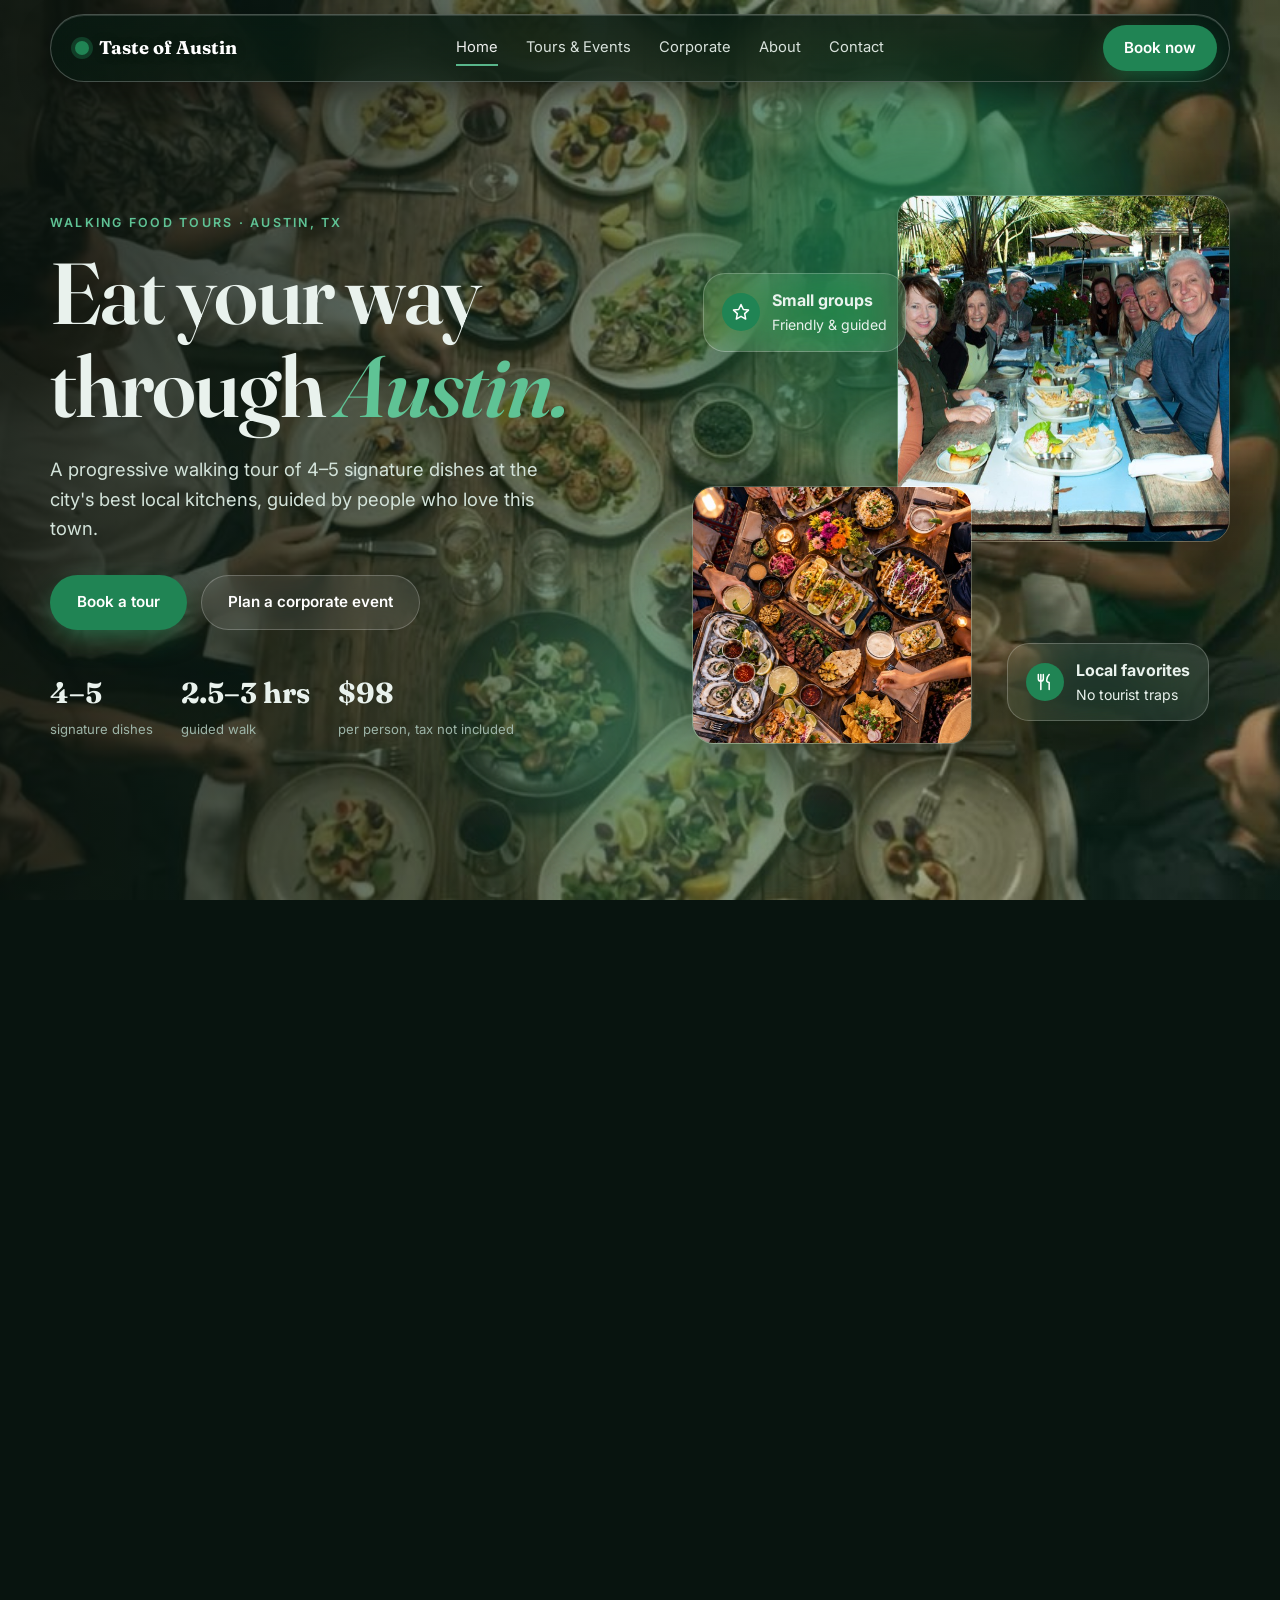
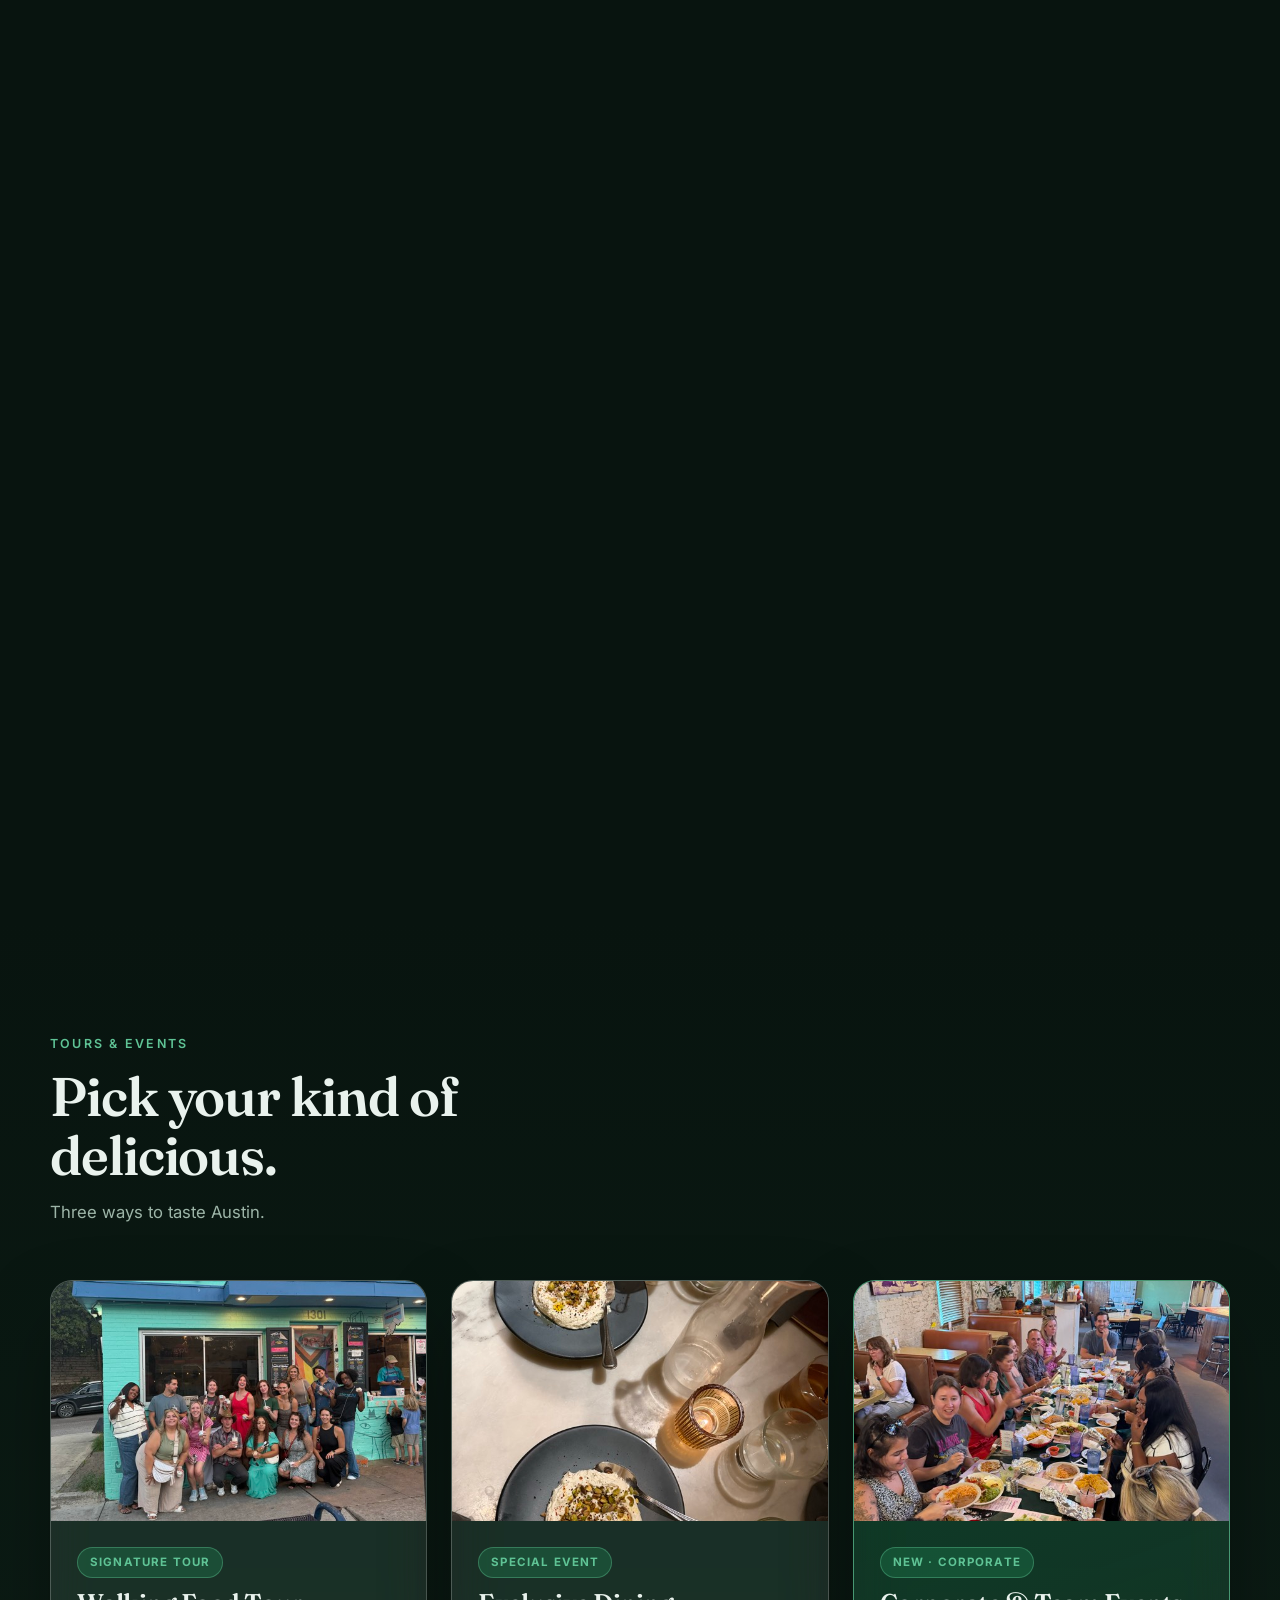
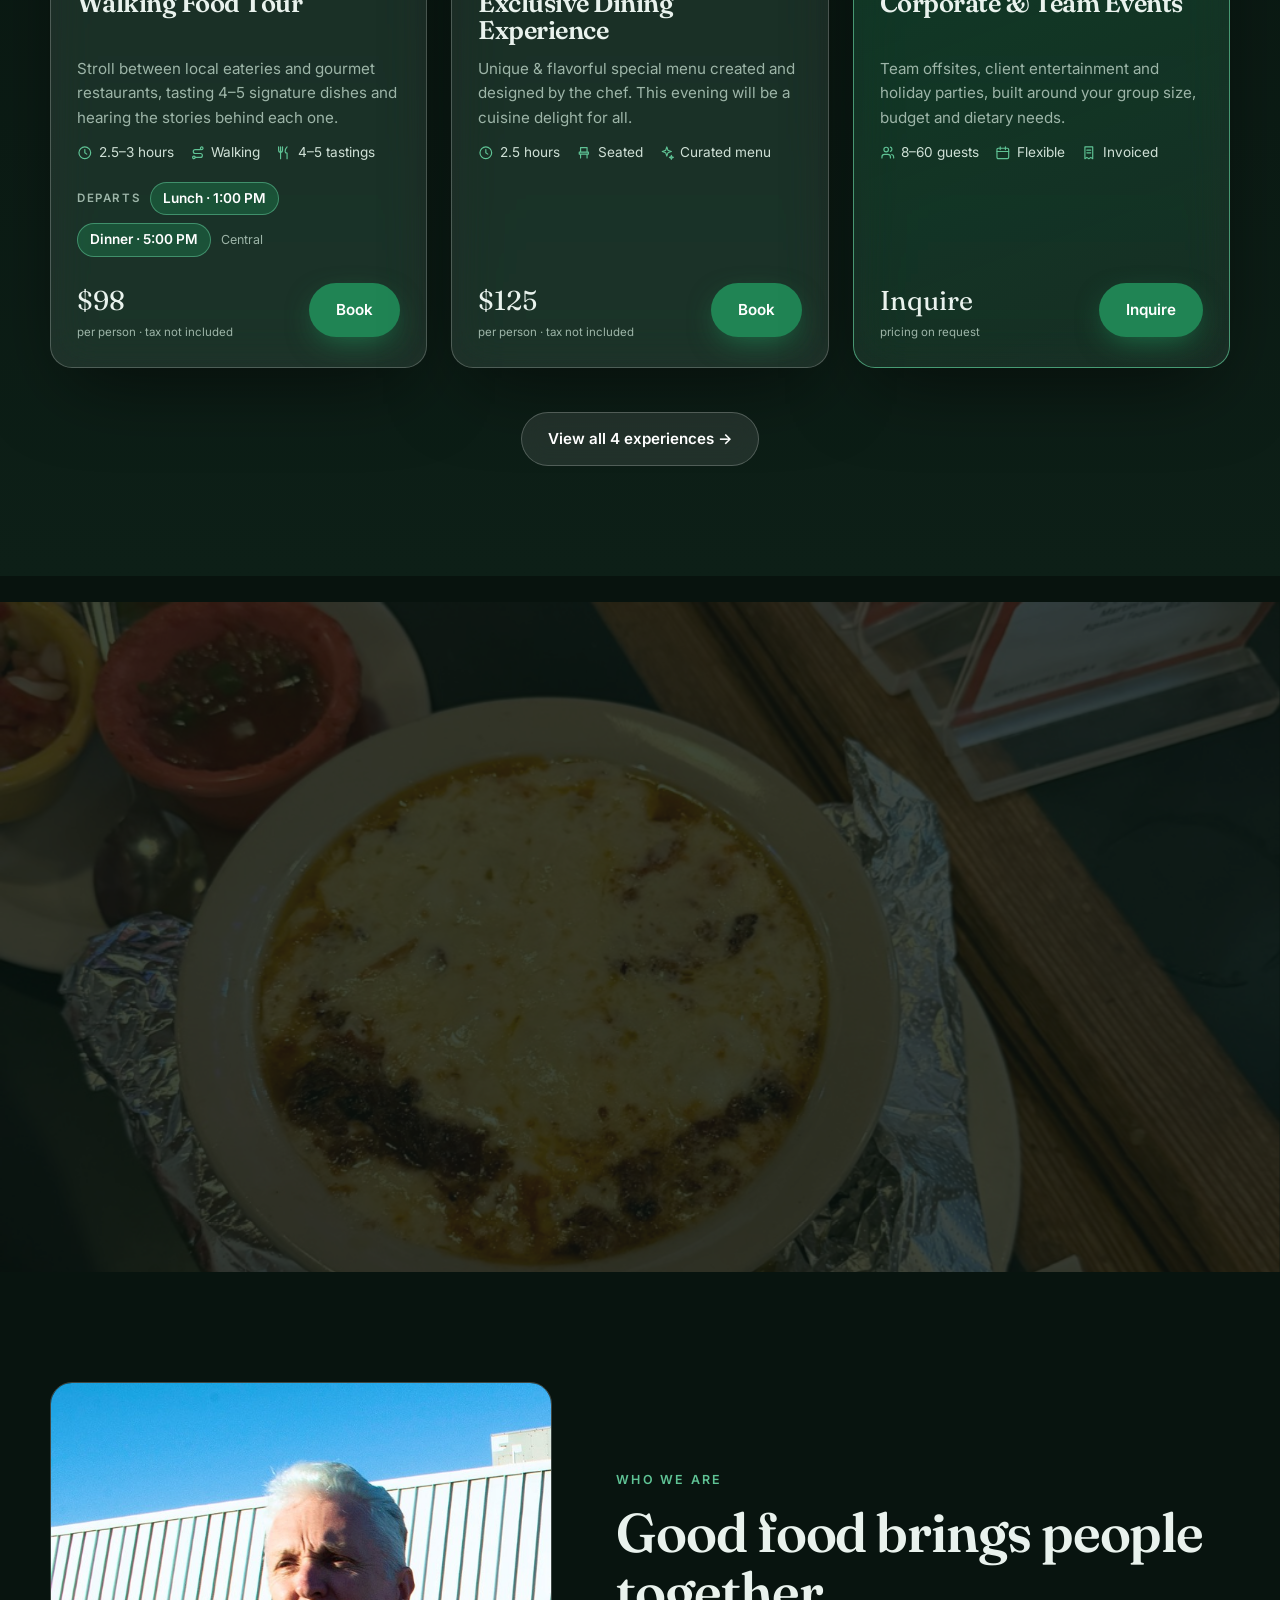
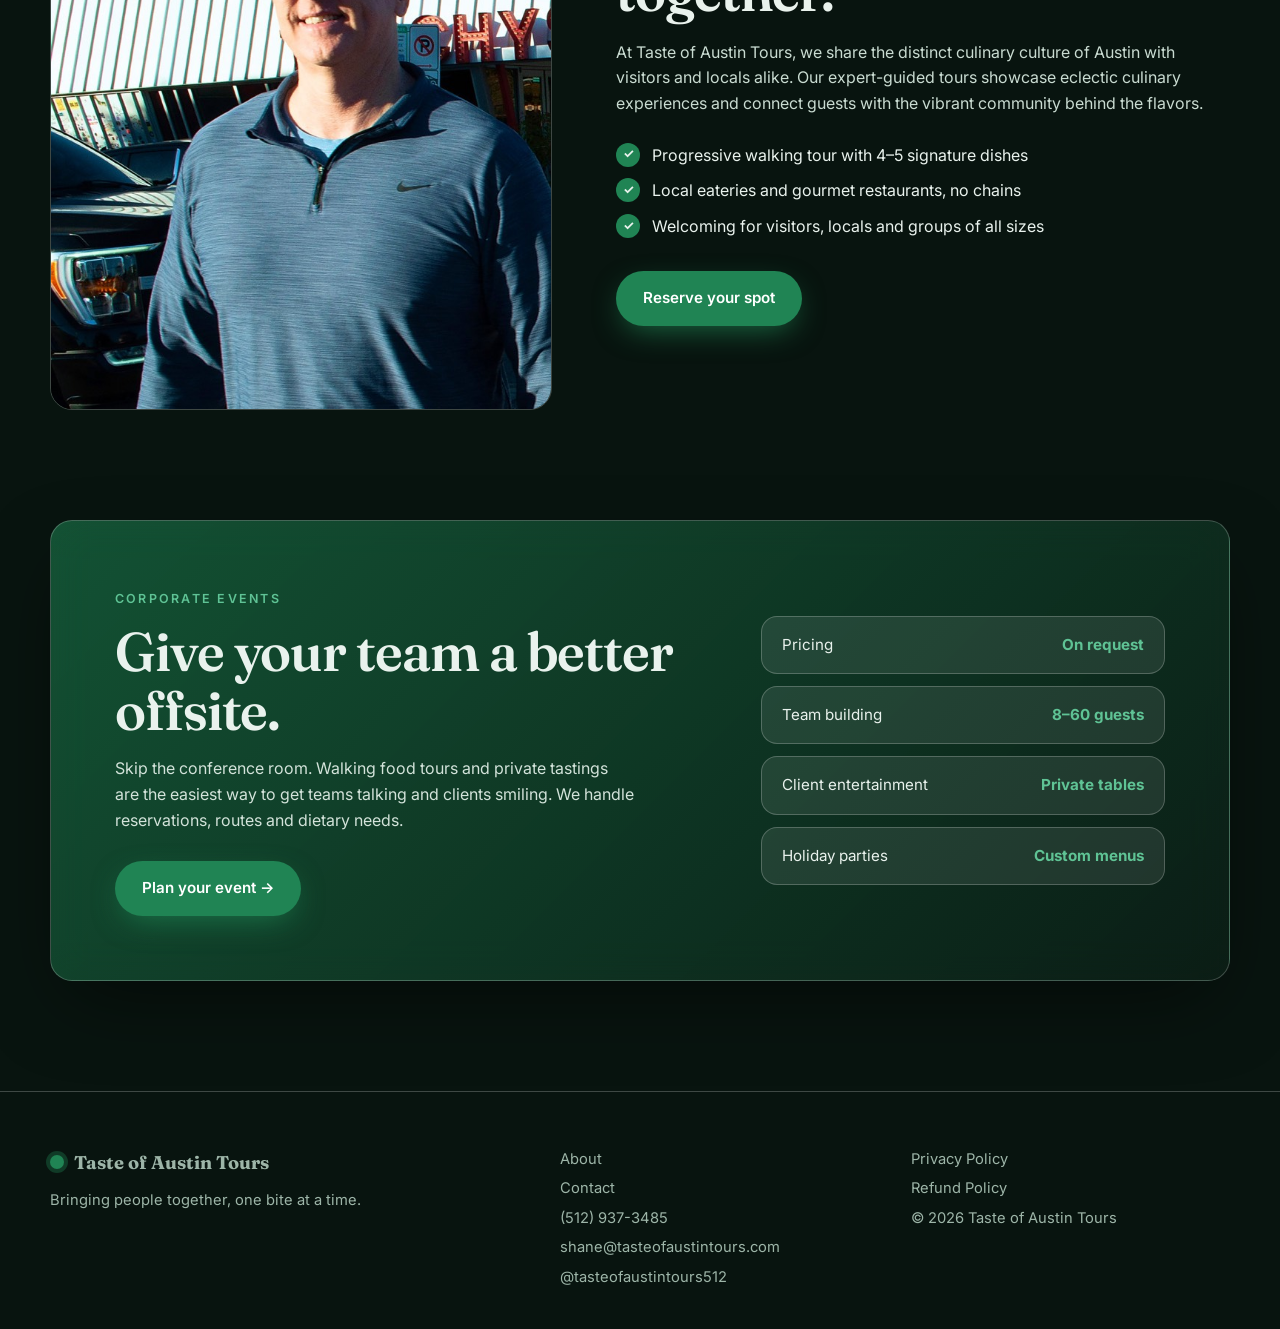
<file: index.html>
<!doctype html>
<html lang="en">
<head>
<meta charset="utf-8">
<meta name="viewport" content="width=device-width,initial-scale=1">
<title>Taste of Austin Tours | Walking Food Tours</title>
<meta name="description" content="Guided walking food tours, private dining experiences and corporate events in Austin, TX. Book your table for 4–5 signature dishes and the stories behind them.">
<meta name="theme-color" content="#208454">
<link rel="icon" href="favicon.svg" type="image/svg+xml">
<meta property="og:type" content="website"><meta property="og:site_name" content="Taste of Austin Tours">
<meta property="og:title" content="Taste of Austin Tours | Walking Food Tours"><meta property="og:description" content="Guided walking food tours, private dining experiences and corporate events in Austin, TX. Book your table for 4–5 signature dishes and the stories behind them.">
<meta property="og:url" content="https://www.tasteofaustintours.com/"><meta property="og:image" content="https://www.tasteofaustintours.com/img/og.jpg">
<meta name="twitter:card" content="summary_large_image">
<link rel="canonical" href="https://www.tasteofaustintours.com/">
<link rel="preconnect" href="https://fonts.googleapis.com">
<link rel="preconnect" href="https://fonts.gstatic.com" crossorigin>
<link href="https://fonts.googleapis.com/css2?family=Fraunces:ital,opsz,wght@0,9..144,500;0,9..144,700;1,9..144,500&family=Inter:wght@400;500;600&display=swap" rel="stylesheet">
<script>(function(){try{var n=performance.getEntriesByType('navigation')[0],t=n&&n.type;var internal=t!=='reload'&&document.referrer.indexOf(location.host)>-1;var rm=matchMedia('(prefers-reduced-motion: reduce)').matches;if(!internal&&!rm){var d=document.documentElement;d.classList.add('intro-pre');history.scrollRestoration='manual';setTimeout(function(){d.classList.remove('intro-pre','intro-go')},7000)}}catch(e){}})()</script>
<link rel="stylesheet" href="styles.css">
</head>
<body>
<svg width="0" height="0" style="position:absolute" aria-hidden="true"><defs><symbol id="i-clock" viewBox="0 0 24 24"><circle cx="12" cy="12" r="9"/><path d="M12 7v5l3 2"/></symbol><symbol id="i-route" viewBox="0 0 24 24"><circle cx="6" cy="19" r="2"/><circle cx="18" cy="5" r="2"/><path d="M8 19h8a3 3 0 0 0 0-6H8a3 3 0 0 1 0-6h8"/></symbol><symbol id="i-utensils" viewBox="0 0 24 24"><path d="M7 3v8M4 3v5a3 3 0 0 0 6 0V3M7 11v10M17 3c-2 2-3 4.5-3 7 0 1.5 1 2.5 3 2.5V21"/></symbol><symbol id="i-seat" viewBox="0 0 24 24"><path d="M7 4h10v7H7zM5 11h14v3H5zM7 14v6M17 14v6"/></symbol><symbol id="i-sparkles" viewBox="0 0 24 24"><path d="M12 3l1.8 5.2L19 10l-5.2 1.8L12 17l-1.8-5.2L5 10l5.2-1.8zM19 16l.8 2.2L22 19l-2.2.8L19 22l-.8-2.2L16 19l2.2-.8z"/></symbol><symbol id="i-users" viewBox="0 0 24 24"><path d="M16 20v-1.5a4 4 0 0 0-4-4H7a4 4 0 0 0-4 4V20"/><circle cx="9.5" cy="7" r="3.5"/><path d="M21 20v-1.5a4 4 0 0 0-3-3.9M16 3.2a3.5 3.5 0 0 1 0 6.6"/></symbol><symbol id="i-calendar" viewBox="0 0 24 24"><rect x="3" y="5" width="18" height="16" rx="2"/><path d="M3 10h18M8 3v4M16 3v4"/></symbol><symbol id="i-receipt" viewBox="0 0 24 24"><path d="M6 3h12v18l-3-2-3 2-3-2-3 2zM9 8h6M9 12h6"/></symbol><symbol id="i-star" viewBox="0 0 24 24"><path d="M12 3l2.8 6 6.2.7-4.6 4.3 1.2 6.5-5.6-3.3-5.6 3.3 1.2-6.5L3 9.7 9.2 9z"/></symbol><symbol id="i-briefcase" viewBox="0 0 24 24"><rect x="3" y="7" width="18" height="13" rx="2"/><path d="M9 7V5a2 2 0 0 1 2-2h2a2 2 0 0 1 2 2v2M3 13h18"/></symbol><symbol id="i-gift" viewBox="0 0 24 24"><rect x="3" y="8" width="18" height="4"/><path d="M5 12h14v9H5zM12 8v13M12 8c-2 0-4-1-4-2.5S9.5 3 12 8c2.5-5 4-3 4-2.5S14 8 12 8z"/></symbol><symbol id="i-leaf" viewBox="0 0 24 24"><path d="M5 19c0-9 5-14 15-14 0 10-5 15-14 15M5 19l8-8"/></symbol><symbol id="i-pin" viewBox="0 0 24 24"><path d="M12 21s-7-6.2-7-11a7 7 0 0 1 14 0c0 4.8-7 11-7 11z"/><circle cx="12" cy="10" r="2.5"/></symbol><symbol id="i-phone" viewBox="0 0 24 24"><path d="M5 4h4l2 5-2.5 1.5a11 11 0 0 0 5 5L15 13l5 2v4a2 2 0 0 1-2 2A16 16 0 0 1 3 6a2 2 0 0 1 2-2z"/></symbol><symbol id="i-mail" viewBox="0 0 24 24"><rect x="3" y="5" width="18" height="14" rx="2"/><path d="M3 7l9 6 9-6"/></symbol><symbol id="i-menu" viewBox="0 0 24 24"><path d="M4 6h16M4 12h16M4 18h16"/></symbol><symbol id="i-wine" viewBox="0 0 24 24"><path d="M8 3h8l-.5 6a3.5 3.5 0 0 1-7 0zM12 12.5V21M8 21h8"/></symbol><symbol id="i-heart" viewBox="0 0 24 24"><path d="M12 20s-8-5-8-11a4.5 4.5 0 0 1 8-2.5A4.5 4.5 0 0 1 20 9c0 6-8 11-8 11z"/></symbol><symbol id="i-key" viewBox="0 0 24 24"><circle cx="8" cy="15" r="4"/><path d="M11 12l9-9M16 7l3 3"/></symbol></defs></svg>

<header class="nav">
  <div class="wrap">
    <nav class="glass nav-inner" aria-label="Main">
      <a class="brand" href="index.html"><i></i>Taste of Austin</a>
      <div class="links">
        <a href="index.html" aria-current="page">Home</a>
        <a href="events.html">Tours &amp; Events</a>
        <a href="corporate.html">Corporate</a>
        <a href="about.html">About</a>
        <a href="contact.html">Contact</a>
      </div>
      <a class="btn btn-primary desk" href="events.html">Book now</a>
      <button class="menu-btn" aria-label="Menu" aria-expanded="false"><svg class="i" aria-hidden="true"><use href="#i-menu"/></svg></button>
    </nav>
  </div>
</header>

<main>
<div class="hero-runway" id="hero-runway">
<section class="hero hero-video" style="padding-bottom:96px">
  <canvas class="hero-vid" id="hero-canvas" data-frames="90" role="presentation" aria-hidden="true"></canvas>
  <div class="layer blob a" data-speed="0.4"></div>
  <div class="layer blob b" data-speed="0.15"></div>
  <div class="wrap hero-grid">
    <div>
      <span class="eyebrow">Walking food tours · Austin, TX</span>
      <h1>Eat your way through <em>Austin.</em></h1>
      <p class="lead">A progressive walking tour of 4–5 signature dishes at the city's best local kitchens, guided by people who love this town.</p>
      <div class="cta-row">
        <a class="btn btn-primary" href="events.html">Book a tour</a>
        <a class="btn btn-ghost" href="corporate.html">Plan a corporate event</a>
      </div>
      <div class="proof">
        <div><b>4–5</b><span>signature dishes</span></div>
        <div><b>2.5–3 hrs</b><span>guided walk</span></div>
        <div><b>$98</b><span>per person, tax not included</span></div>
      </div>
    </div>
    <div class="stack" aria-hidden="false">
      <div class="card-img ci1 layer" data-speed="-0.06" data-depth="14" style="position:absolute"><img src="img/tour.jpg" srcset="img/m/tour.jpg 900w, img/tour.jpg 1600w" sizes="(max-width:700px) 100vw, (max-width:1100px) 50vw, 380px" alt="A group of guests smiling around a shared outdoor table of lobster rolls and fries"></div>
      <div class="card-img ci2" data-depth="-18"><img src="img/street-food.jpg" srcset="img/m/street-food.jpg 800w, img/street-food.jpg 1400w" sizes="(max-width:700px) 60vw, 300px" style="object-position:50% 38%" alt="Overhead view of a table full of tacos, oysters, fries and drinks"></div>
      <div class="glass float-chip fc1" data-depth="26"><span class="dot"><svg class="i" aria-hidden="true"><use href="#i-star"/></svg></span><div><b>Small groups</b>Friendly &amp; guided</div></div>
      <div class="glass float-chip fc2" data-depth="-28"><span class="dot"><svg class="i" aria-hidden="true"><use href="#i-utensils"/></svg></span><div><b>Local favorites</b>No tourist traps</div></div>
    </div>
  </div>
</section>
</div>


<section class="events" id="events">
  <div class="wrap">
    <div class="head rv"><span class="eyebrow">Tours &amp; events</span><h2>Pick your kind of delicious.</h2><p>Three ways to taste Austin.</p></div>
    <div class="event-grid">
      <article class="glass spot event rv">
        <div class="pic"><img src="img/amys.jpg" srcset="img/m/amys.jpg 800w, img/amys.jpg 1400w" sizes="(max-width:700px) 100vw, (max-width:1100px) 50vw, 380px" loading="lazy" style="object-position:50% 62%" alt="Guests posing with ice cream outside Amy’s Ice Creams on the walking food tour"></div>
        <div class="body">
          <span class="tag">Signature tour</span>
          <h3>Walking Food Tour</h3>
          <p>Stroll between local eateries and gourmet restaurants, tasting 4–5 signature dishes and hearing the stories behind each one.</p>
          <div class="meta"><span><svg class="i" aria-hidden="true"><use href="#i-clock"/></svg> 2.5–3 hours</span><span><svg class="i" aria-hidden="true"><use href="#i-route"/></svg> Walking</span><span><svg class="i" aria-hidden="true"><use href="#i-utensils"/></svg> 4–5 tastings</span><span class="times"><b>Departs</b><time datetime="13:00">Lunch · 1:00 PM</time><time datetime="17:00">Dinner · 5:00 PM</time><small class="tz">Central</small></span></div>
          <div class="foot"><div class="price">$98<small>per person · tax not included</small></div><a class="btn btn-primary" href="book.html?exp=tour">Book</a></div>
        </div>
      </article>
      <article class="glass spot event rv">
        <div class="pic"><img src="img/ricotta.jpg" srcset="img/m/ricotta.jpg 800w, img/ricotta.jpg 1400w" sizes="(max-width:700px) 100vw, (max-width:1100px) 50vw, 380px" loading="lazy" style="object-position:50% 52%" alt="Two plates of whipped ricotta with pistachios and cocktails on a marble table"></div>
        <div class="body">
          <span class="tag">Special event</span>
          <h3>Exclusive Dining Experience</h3>
          <p>Unique &amp; flavorful special menu created and designed by the chef. This evening will be a cuisine delight for all.</p>
          <div class="meta"><span><svg class="i" aria-hidden="true"><use href="#i-clock"/></svg> 2.5 hours</span><span><svg class="i" aria-hidden="true"><use href="#i-seat"/></svg> Seated</span><span><svg class="i" aria-hidden="true"><use href="#i-sparkles"/></svg> Curated menu</span></div>
          <div class="foot"><div class="price">$125<small>per person · tax not included</small></div><a class="btn btn-primary" href="book.html?exp=dining">Book</a></div>
        </div>
      </article>
      <article class="glass spot event featured rv">
        <div class="pic"><img src="img/longtable.jpg" srcset="img/m/longtable.jpg 800w, img/longtable.jpg 1400w" sizes="(max-width:700px) 100vw, (max-width:1100px) 50vw, 380px" loading="lazy" style="object-position:50% 38%" alt="A large group sharing tacos and plates at one long restaurant table"></div>
        <div class="body">
          <span class="tag">New · Corporate</span>
          <h3>Corporate &amp; Team Events</h3>
          <p>Team offsites, client entertainment and holiday parties, built around your group size, budget and dietary needs.</p>
          <div class="meta"><span><svg class="i" aria-hidden="true"><use href="#i-users"/></svg> 8–60 guests</span><span><svg class="i" aria-hidden="true"><use href="#i-calendar"/></svg> Flexible</span><span><svg class="i" aria-hidden="true"><use href="#i-receipt"/></svg> Invoiced</span></div>
          <div class="foot"><div class="price">Inquire<small>pricing on request</small></div><a class="btn btn-primary" href="contact.html?event=Corporate%20%26%20Team%20Events#message">Inquire</a></div>
        </div>
      </article>
    </div>
    <div style="text-align:center;margin-top:44px"><a class="btn btn-ghost" href="events.html">View all 4 experiences →</a></div>
  </div>
</section>

<section class="band" id="how">
  <div class="layer bg2" data-speed="0.18"></div>
  <div class="wrap">
    <div class="head rv"><span class="eyebrow">How it works</span><h2>Booked in a minute. Remembered for years.</h2></div>
    <div class="steps">
      <div class="glass spot step rv"><div class="n">01</div><h3>Choose &amp; book</h3><p>Pick your experience, date and party size. You'll see the full price up front before you pay.</p></div>
      <div class="glass spot step rv"><div class="n">02</div><h3>Meet your guide</h3><p>We'll send the meeting spot and details. Come hungry, wear comfy shoes and tell us about any dietary needs.</p></div>
      <div class="glass spot step rv"><div class="n">03</div><h3>Taste Austin</h3><p>Walk, eat, sip and swap stories as we move between kitchens and experience what makes Austin special.</p></div>
    </div>
  </div>
</section>

<section class="about" id="about">
  <div class="wrap about-grid">
    <div class="about-img rv"><img src="img/portrait.jpg" srcset="img/m/portrait.jpg 900w, img/portrait.jpg 1600w" sizes="(max-width:700px) 100vw, (max-width:1100px) 50vw, 480px" loading="lazy" style="object-position:50% 25%" alt="Host of Taste of Austin Tours standing in the sun on an Austin street"></div>
    <div class="rv">
      <span class="eyebrow">Who we are</span>
      <h2>Good food brings people together.</h2>
      <p>At Taste of Austin Tours, we share the distinct culinary culture of Austin with visitors and locals alike. Our expert-guided tours showcase eclectic culinary experiences and connect guests with the vibrant community behind the flavors.</p>
      <ul class="ticks">
        <li>Progressive walking tour with 4–5 signature dishes</li>
        <li>Local eateries and gourmet restaurants, no chains</li>
        <li>Welcoming for visitors, locals and groups of all sizes</li>
      </ul>
      <a class="btn btn-primary" href="events.html">Reserve your spot</a>
    </div>
  </div>
</section>

<section class="corp">
  <div class="wrap">
    <div class="glass spot corp-card rv">
      <div>
        <span class="eyebrow">Corporate events</span>
        <h2>Give your team a better offsite.</h2>
        <p>Skip the conference room. Walking food tours and private tastings are the easiest way to get teams talking and clients smiling. We handle reservations, routes and dietary needs.</p>
        <a class="btn btn-primary" href="corporate.html">Plan your event →</a>
      </div>
      <div class="corp-list">
        <div><span>Pricing</span><b>On request</b></div>
        <div><span>Team building</span><b>8–60 guests</b></div>
        <div><span>Client entertainment</span><b>Private tables</b></div>
        <div><span>Holiday parties</span><b>Custom menus</b></div>
              </div>
    </div>
  </div>
</section>
</main>

<footer id="contact">
  <div class="wrap foot-grid">
    <div><a class="brand" href="index.html"><i></i>Taste of Austin Tours</a><p style="margin-top:12px">Bringing people together, one bite at a time.</p></div>
    <div class="foot-links"><a href="about.html">About</a><a href="contact.html">Contact</a><a href="tel:+15129373485">(512) 937-3485</a><a href="mailto:shane@tasteofaustintours.com">shane@tasteofaustintours.com</a><a href="https://www.instagram.com/tasteofaustintours512" rel="noopener">@tasteofaustintours512</a></div>
    <div class="foot-links"><a href="privacy.html">Privacy Policy</a><a href="refund.html">Refund Policy</a><p>© 2026 Taste of Austin Tours</p></div>
  </div>
</footer>
<a class="btn btn-primary m-cta" href="events.html" data-hide="#events">Book a tour</a>
<script src="main.js"></script>
</body>
</html>
</file>
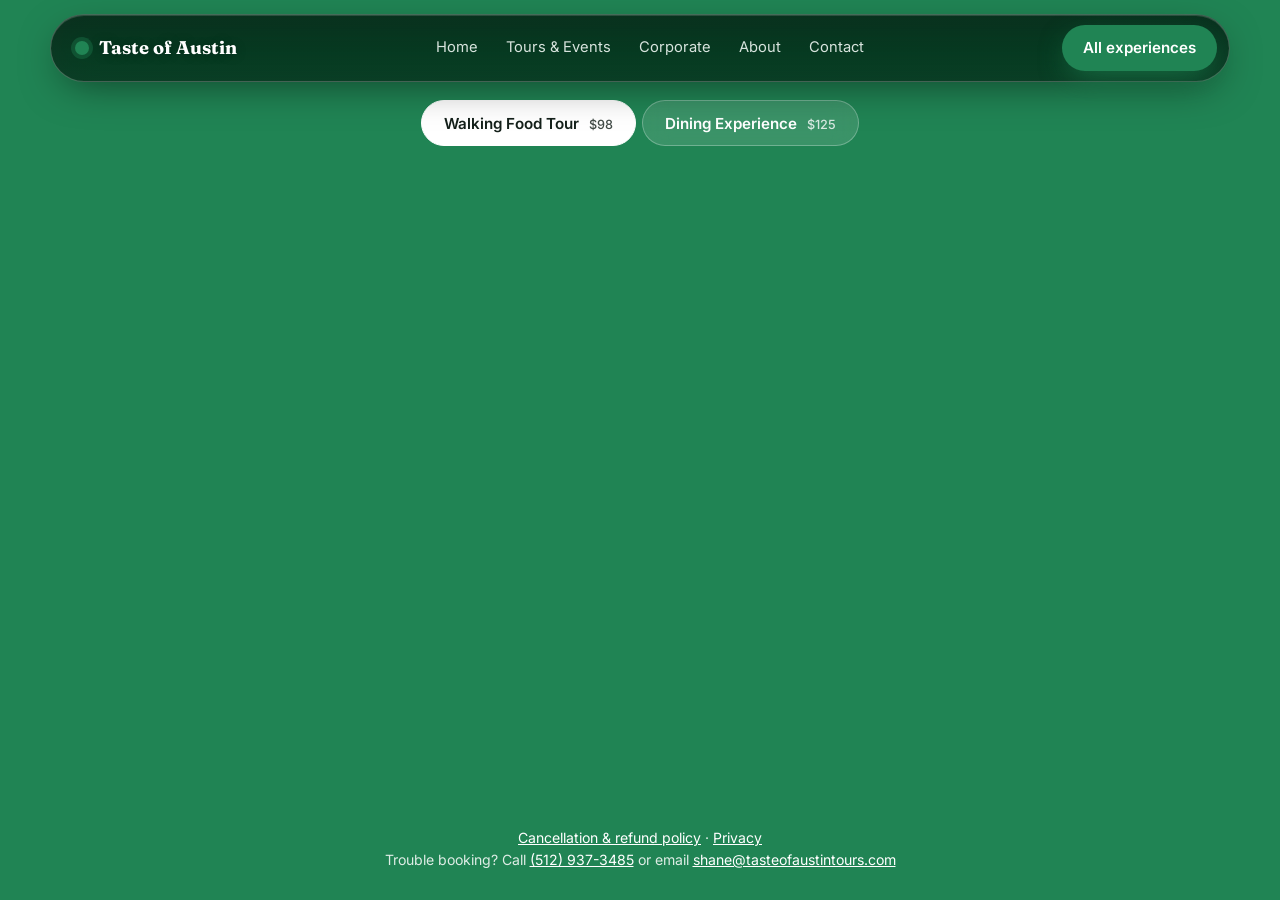
<file: book-tour-1/index.html>
<!doctype html><html lang="en"><head><meta charset="utf-8"><title>Redirecting…</title><meta name="robots" content="noindex"><link rel="canonical" href="https://www.tasteofaustintours.com/book.html?exp=tour"><meta http-equiv="refresh" content="0; url=/book.html?exp=tour"><script>location.replace("/book.html?exp=tour")</script></head><body><p>Taking you to <a href="/book.html?exp=tour">the booking page</a>…</p></body></html>
</file>
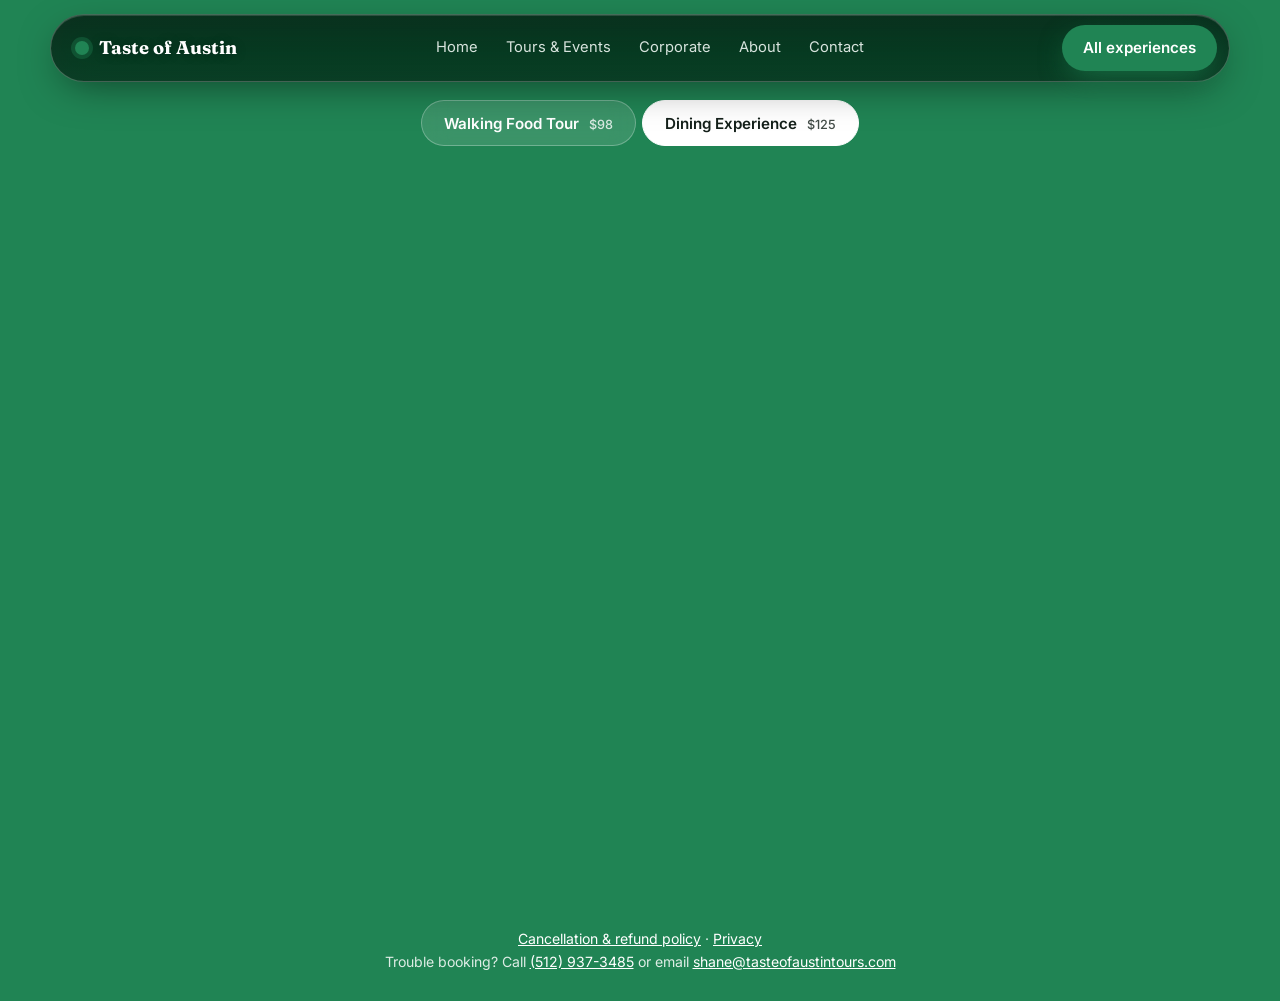
<file: copy-of-book-tour/index.html>
<!doctype html><html lang="en"><head><meta charset="utf-8"><title>Redirecting…</title><meta name="robots" content="noindex"><link rel="canonical" href="https://www.tasteofaustintours.com/book.html?exp=dining"><meta http-equiv="refresh" content="0; url=/book.html?exp=dining"><script>location.replace("/book.html?exp=dining")</script></head><body><p>Taking you to <a href="/book.html?exp=dining">the booking page</a>…</p></body></html>
</file>
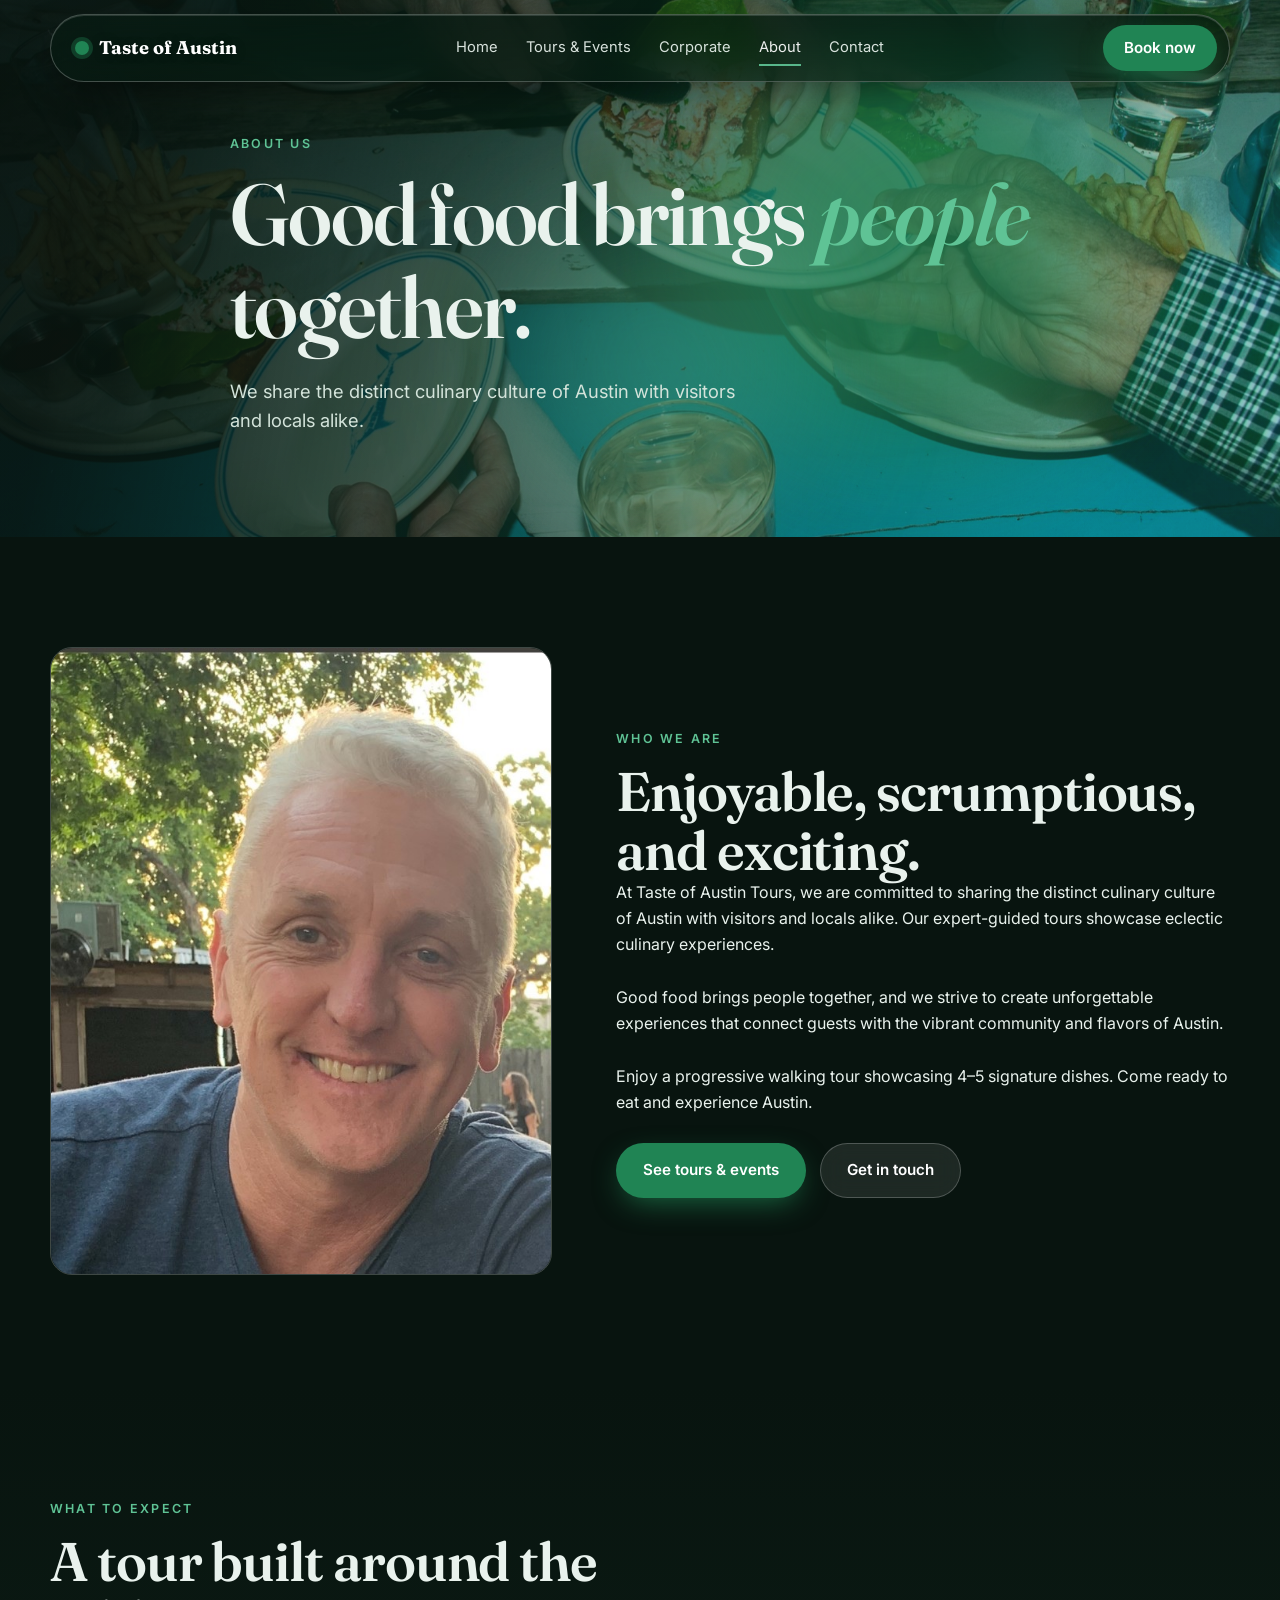
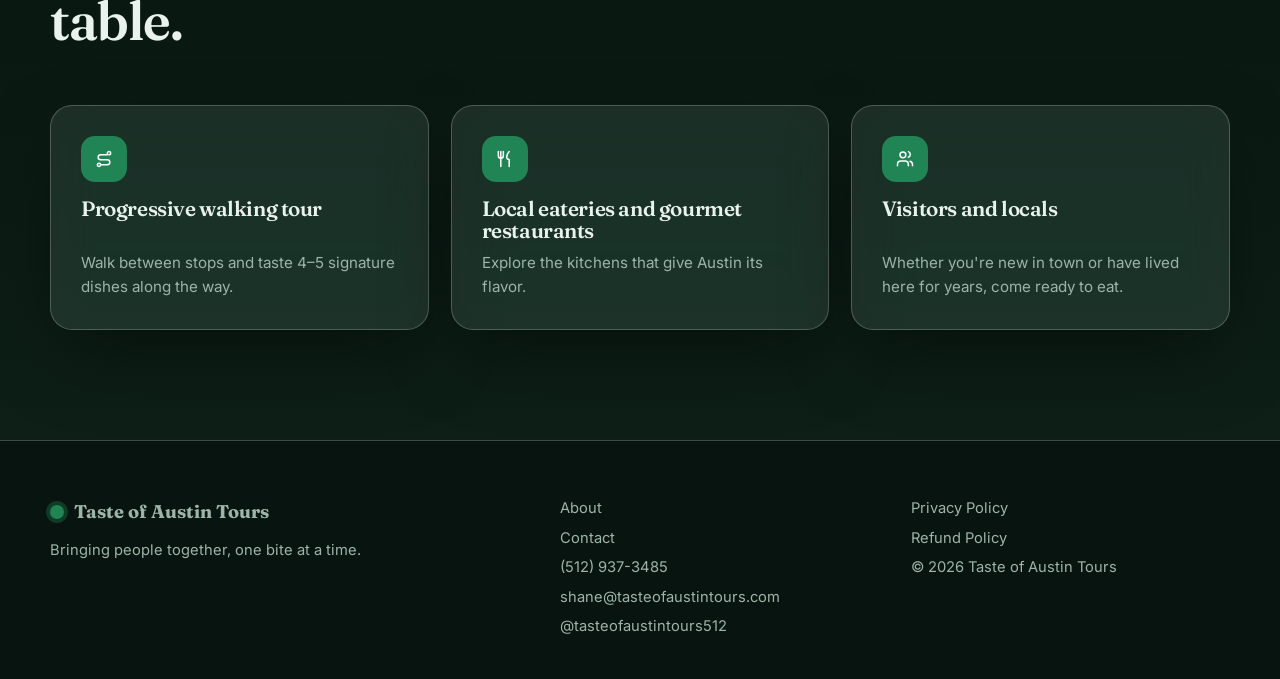
<file: about.html>
<!doctype html>
<html lang="en">
<head>
<meta charset="utf-8">
<meta name="viewport" content="width=device-width,initial-scale=1">
<title>About | Taste of Austin Tours</title>
<meta name="description" content="Taste of Austin Tours shares Austin’s culinary culture with visitors and locals through expert-guided walking food tours.">
<meta name="theme-color" content="#208454">
<link rel="icon" href="favicon.svg" type="image/svg+xml">
<meta property="og:type" content="website"><meta property="og:site_name" content="Taste of Austin Tours">
<meta property="og:title" content="About | Taste of Austin Tours"><meta property="og:description" content="Taste of Austin Tours shares Austin’s culinary culture with visitors and locals through expert-guided walking food tours.">
<meta property="og:url" content="https://www.tasteofaustintours.com/about.html"><meta property="og:image" content="https://www.tasteofaustintours.com/img/og.jpg">
<meta name="twitter:card" content="summary_large_image">
<link rel="canonical" href="https://www.tasteofaustintours.com/about.html">
<link rel="preconnect" href="https://fonts.googleapis.com">
<link rel="preconnect" href="https://fonts.gstatic.com" crossorigin>
<link href="https://fonts.googleapis.com/css2?family=Fraunces:ital,opsz,wght@0,9..144,500;0,9..144,700;1,9..144,500&family=Inter:wght@400;500;600&display=swap" rel="stylesheet">
<link rel="stylesheet" href="styles.css">
</head>
<body>
<svg width="0" height="0" style="position:absolute" aria-hidden="true"><defs><symbol id="i-clock" viewBox="0 0 24 24"><circle cx="12" cy="12" r="9"/><path d="M12 7v5l3 2"/></symbol><symbol id="i-route" viewBox="0 0 24 24"><circle cx="6" cy="19" r="2"/><circle cx="18" cy="5" r="2"/><path d="M8 19h8a3 3 0 0 0 0-6H8a3 3 0 0 1 0-6h8"/></symbol><symbol id="i-utensils" viewBox="0 0 24 24"><path d="M7 3v8M4 3v5a3 3 0 0 0 6 0V3M7 11v10M17 3c-2 2-3 4.5-3 7 0 1.5 1 2.5 3 2.5V21"/></symbol><symbol id="i-seat" viewBox="0 0 24 24"><path d="M7 4h10v7H7zM5 11h14v3H5zM7 14v6M17 14v6"/></symbol><symbol id="i-sparkles" viewBox="0 0 24 24"><path d="M12 3l1.8 5.2L19 10l-5.2 1.8L12 17l-1.8-5.2L5 10l5.2-1.8zM19 16l.8 2.2L22 19l-2.2.8L19 22l-.8-2.2L16 19l2.2-.8z"/></symbol><symbol id="i-users" viewBox="0 0 24 24"><path d="M16 20v-1.5a4 4 0 0 0-4-4H7a4 4 0 0 0-4 4V20"/><circle cx="9.5" cy="7" r="3.5"/><path d="M21 20v-1.5a4 4 0 0 0-3-3.9M16 3.2a3.5 3.5 0 0 1 0 6.6"/></symbol><symbol id="i-calendar" viewBox="0 0 24 24"><rect x="3" y="5" width="18" height="16" rx="2"/><path d="M3 10h18M8 3v4M16 3v4"/></symbol><symbol id="i-receipt" viewBox="0 0 24 24"><path d="M6 3h12v18l-3-2-3 2-3-2-3 2zM9 8h6M9 12h6"/></symbol><symbol id="i-star" viewBox="0 0 24 24"><path d="M12 3l2.8 6 6.2.7-4.6 4.3 1.2 6.5-5.6-3.3-5.6 3.3 1.2-6.5L3 9.7 9.2 9z"/></symbol><symbol id="i-briefcase" viewBox="0 0 24 24"><rect x="3" y="7" width="18" height="13" rx="2"/><path d="M9 7V5a2 2 0 0 1 2-2h2a2 2 0 0 1 2 2v2M3 13h18"/></symbol><symbol id="i-gift" viewBox="0 0 24 24"><rect x="3" y="8" width="18" height="4"/><path d="M5 12h14v9H5zM12 8v13M12 8c-2 0-4-1-4-2.5S9.5 3 12 8c2.5-5 4-3 4-2.5S14 8 12 8z"/></symbol><symbol id="i-leaf" viewBox="0 0 24 24"><path d="M5 19c0-9 5-14 15-14 0 10-5 15-14 15M5 19l8-8"/></symbol><symbol id="i-pin" viewBox="0 0 24 24"><path d="M12 21s-7-6.2-7-11a7 7 0 0 1 14 0c0 4.8-7 11-7 11z"/><circle cx="12" cy="10" r="2.5"/></symbol><symbol id="i-phone" viewBox="0 0 24 24"><path d="M5 4h4l2 5-2.5 1.5a11 11 0 0 0 5 5L15 13l5 2v4a2 2 0 0 1-2 2A16 16 0 0 1 3 6a2 2 0 0 1 2-2z"/></symbol><symbol id="i-mail" viewBox="0 0 24 24"><rect x="3" y="5" width="18" height="14" rx="2"/><path d="M3 7l9 6 9-6"/></symbol><symbol id="i-menu" viewBox="0 0 24 24"><path d="M4 6h16M4 12h16M4 18h16"/></symbol><symbol id="i-wine" viewBox="0 0 24 24"><path d="M8 3h8l-.5 6a3.5 3.5 0 0 1-7 0zM12 12.5V21M8 21h8"/></symbol><symbol id="i-heart" viewBox="0 0 24 24"><path d="M12 20s-8-5-8-11a4.5 4.5 0 0 1 8-2.5A4.5 4.5 0 0 1 20 9c0 6-8 11-8 11z"/></symbol><symbol id="i-key" viewBox="0 0 24 24"><circle cx="8" cy="15" r="4"/><path d="M11 12l9-9M16 7l3 3"/></symbol></defs></svg>
<header class="nav">
  <div class="wrap">
    <nav class="glass nav-inner" aria-label="Main">
      <a class="brand" href="index.html"><i></i>Taste of Austin</a>
      <div class="links">
        <a href="index.html">Home</a>
        <a href="events.html">Tours &amp; Events</a>
        <a href="corporate.html">Corporate</a>
        <a href="about.html" aria-current="page">About</a>
        <a href="contact.html">Contact</a>
      </div>
      <a class="btn btn-primary desk" href="events.html">Book now</a>
      <button class="menu-btn" aria-label="Menu" aria-expanded="false"><svg class="i" aria-hidden="true"><use href="#i-menu"/></svg></button>
    </nav>
  </div>
</header>

<main>
<section class="hero page-hero" style="min-height:58svh">
  <div class="layer bg ev-bg" data-speed="0.25" style="background-image:url(img/g1.jpg);--m:url(img/m/g1.jpg)"></div>
  <div class="layer blob a" data-speed="0.4"></div>
  <div class="layer blob b" data-speed="0.15"></div>
  <div class="wrap" style="max-width:820px"><span class="eyebrow">About us</span><h1>Good food brings <em>people</em> together.</h1><p class="lead">We share the distinct culinary culture of Austin with visitors and locals alike.</p></div>
</section>
<section>
  <div class="wrap about-grid">
    <div class="about-img rv"><img src="img/host.jpg" width="800" height="800" sizes="(max-width:700px) 100vw, 480px" loading="lazy" style="object-position:50% 38%" alt="Smiling host of Taste of Austin Tours outdoors at golden hour"></div>
    <div class="rv">
      <span class="eyebrow">Who we are</span>
      <h2>Enjoyable, scrumptious, and exciting.</h2>
      <p>At Taste of Austin Tours, we are committed to sharing the distinct culinary culture of Austin with visitors and locals alike. Our expert-guided tours showcase eclectic culinary experiences.</p>
      <p style="margin-top:28px">Good food brings people together, and we strive to create unforgettable experiences that connect guests with the vibrant community and flavors of Austin.</p>
      <p style="margin-top:28px">Enjoy a progressive walking tour showcasing 4–5 signature dishes. Come ready to eat and experience Austin.</p>
      <div class="cta-row" style="margin-top:28px"><a class="btn btn-primary" href="events.html">See tours &amp; events</a><a class="btn btn-ghost" href="contact.html">Get in touch</a></div>
    </div>
  </div>
</section>
<section class="events">
  <div class="wrap">
    <div class="head rv"><span class="eyebrow">What to expect</span><h2>A tour built around the table.</h2></div>
    <div class="feat-grid">
      <div class="glass spot feat rv"><div class="ico"><svg class="i" aria-hidden="true"><use href="#i-route"/></svg></div><h3>Progressive walking tour</h3><p>Walk between stops and taste 4–5 signature dishes along the way.</p></div>
      <div class="glass spot feat rv"><div class="ico"><svg class="i" aria-hidden="true"><use href="#i-utensils"/></svg></div><h3>Local eateries and gourmet restaurants</h3><p>Explore the kitchens that give Austin its flavor.</p></div>
      <div class="glass spot feat rv"><div class="ico"><svg class="i" aria-hidden="true"><use href="#i-users"/></svg></div><h3>Visitors and locals</h3><p>Whether you're new in town or have lived here for years, come ready to eat.</p></div>
    </div>
  </div>
</section>
</main>

<footer>
  <div class="wrap foot-grid">
    <div><a class="brand" href="index.html"><i></i>Taste of Austin Tours</a><p style="margin-top:12px">Bringing people together, one bite at a time.</p></div>
    <div class="foot-links"><a href="about.html">About</a><a href="contact.html">Contact</a><a href="tel:+15129373485">(512) 937-3485</a><a href="mailto:shane@tasteofaustintours.com">shane@tasteofaustintours.com</a><a href="https://www.instagram.com/tasteofaustintours512" rel="noopener">@tasteofaustintours512</a></div>
    <div class="foot-links"><a href="privacy.html">Privacy Policy</a><a href="refund.html">Refund Policy</a><p>© 2026 Taste of Austin Tours</p></div>
  </div>
</footer>
<a class="btn btn-primary m-cta" href="events.html" data-hide="footer">Book a tour</a>
<script src="main.js"></script>
</body>
</html>
</file>
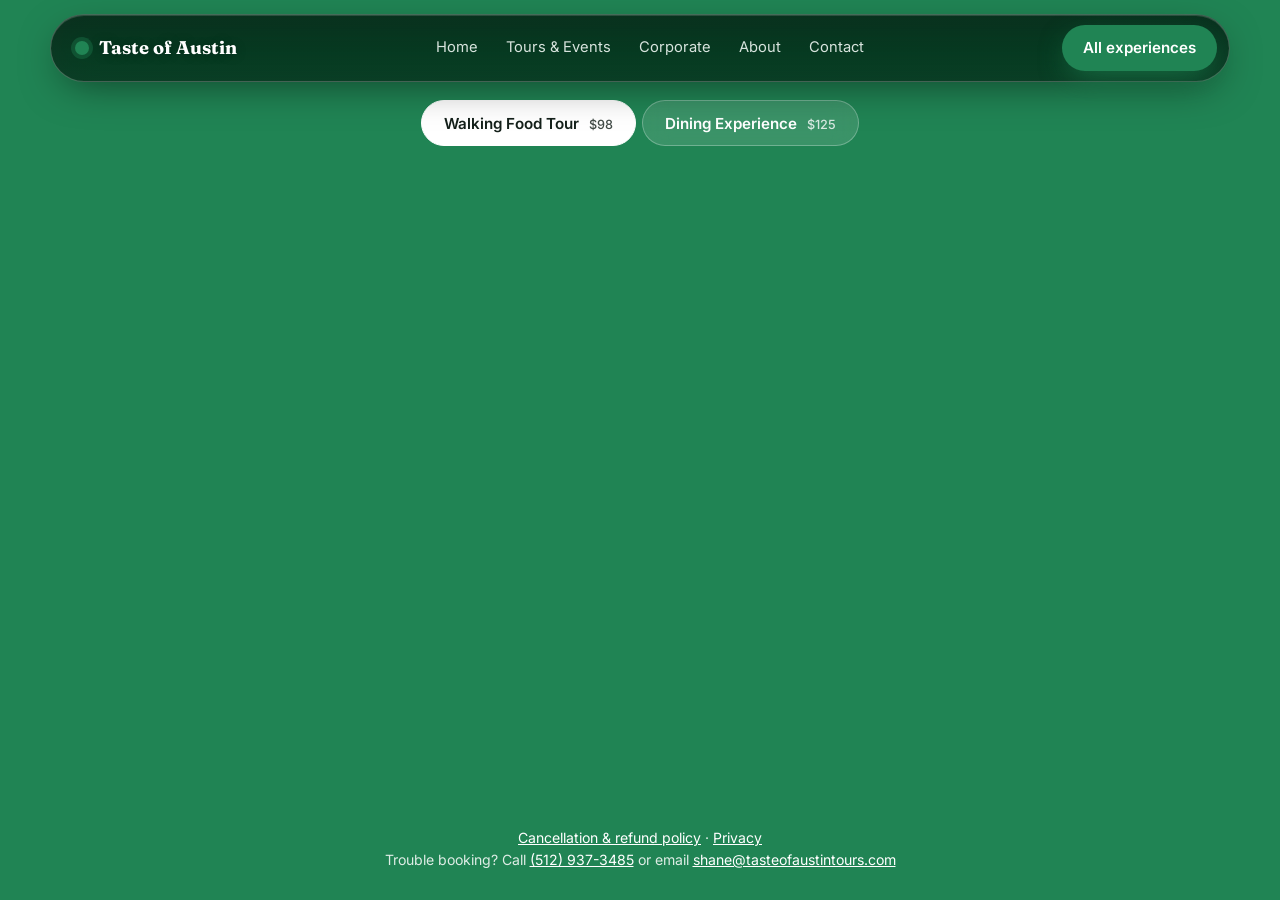
<file: book.html>
<!doctype html>
<html lang="en">
<head>
<meta charset="utf-8">
<meta name="viewport" content="width=device-width,initial-scale=1">
<title>Book | Taste of Austin Tours</title>
<meta name="description" content="Book a walking food tour or dining experience with Taste of Austin Tours.">
<meta name="theme-color" content="#208454">
<link rel="icon" href="favicon.svg" type="image/svg+xml">
<meta property="og:type" content="website"><meta property="og:site_name" content="Taste of Austin Tours">
<meta property="og:title" content="Book | Taste of Austin Tours"><meta property="og:description" content="Book a walking food tour or dining experience with Taste of Austin Tours.">
<meta property="og:url" content="https://www.tasteofaustintours.com/book.html"><meta property="og:image" content="https://www.tasteofaustintours.com/img/og.jpg">
<meta name="twitter:card" content="summary_large_image">
<link rel="canonical" href="https://www.tasteofaustintours.com/book.html">
<link rel="preconnect" href="https://fonts.googleapis.com">
<link rel="preconnect" href="https://fonts.gstatic.com" crossorigin>
<link href="https://fonts.googleapis.com/css2?family=Fraunces:ital,opsz,wght@0,9..144,500;0,9..144,700;1,9..144,500&family=Inter:wght@400;500;600&display=swap" rel="stylesheet">
<link rel="stylesheet" href="styles.css">
</head>
<body class="takeover">
<svg width="0" height="0" style="position:absolute" aria-hidden="true"><defs><symbol id="i-clock" viewBox="0 0 24 24"><circle cx="12" cy="12" r="9"/><path d="M12 7v5l3 2"/></symbol><symbol id="i-route" viewBox="0 0 24 24"><circle cx="6" cy="19" r="2"/><circle cx="18" cy="5" r="2"/><path d="M8 19h8a3 3 0 0 0 0-6H8a3 3 0 0 1 0-6h8"/></symbol><symbol id="i-utensils" viewBox="0 0 24 24"><path d="M7 3v8M4 3v5a3 3 0 0 0 6 0V3M7 11v10M17 3c-2 2-3 4.5-3 7 0 1.5 1 2.5 3 2.5V21"/></symbol><symbol id="i-seat" viewBox="0 0 24 24"><path d="M7 4h10v7H7zM5 11h14v3H5zM7 14v6M17 14v6"/></symbol><symbol id="i-sparkles" viewBox="0 0 24 24"><path d="M12 3l1.8 5.2L19 10l-5.2 1.8L12 17l-1.8-5.2L5 10l5.2-1.8zM19 16l.8 2.2L22 19l-2.2.8L19 22l-.8-2.2L16 19l2.2-.8z"/></symbol><symbol id="i-users" viewBox="0 0 24 24"><path d="M16 20v-1.5a4 4 0 0 0-4-4H7a4 4 0 0 0-4 4V20"/><circle cx="9.5" cy="7" r="3.5"/><path d="M21 20v-1.5a4 4 0 0 0-3-3.9M16 3.2a3.5 3.5 0 0 1 0 6.6"/></symbol><symbol id="i-calendar" viewBox="0 0 24 24"><rect x="3" y="5" width="18" height="16" rx="2"/><path d="M3 10h18M8 3v4M16 3v4"/></symbol><symbol id="i-receipt" viewBox="0 0 24 24"><path d="M6 3h12v18l-3-2-3 2-3-2-3 2zM9 8h6M9 12h6"/></symbol><symbol id="i-star" viewBox="0 0 24 24"><path d="M12 3l2.8 6 6.2.7-4.6 4.3 1.2 6.5-5.6-3.3-5.6 3.3 1.2-6.5L3 9.7 9.2 9z"/></symbol><symbol id="i-briefcase" viewBox="0 0 24 24"><rect x="3" y="7" width="18" height="13" rx="2"/><path d="M9 7V5a2 2 0 0 1 2-2h2a2 2 0 0 1 2 2v2M3 13h18"/></symbol><symbol id="i-gift" viewBox="0 0 24 24"><rect x="3" y="8" width="18" height="4"/><path d="M5 12h14v9H5zM12 8v13M12 8c-2 0-4-1-4-2.5S9.5 3 12 8c2.5-5 4-3 4-2.5S14 8 12 8z"/></symbol><symbol id="i-leaf" viewBox="0 0 24 24"><path d="M5 19c0-9 5-14 15-14 0 10-5 15-14 15M5 19l8-8"/></symbol><symbol id="i-pin" viewBox="0 0 24 24"><path d="M12 21s-7-6.2-7-11a7 7 0 0 1 14 0c0 4.8-7 11-7 11z"/><circle cx="12" cy="10" r="2.5"/></symbol><symbol id="i-phone" viewBox="0 0 24 24"><path d="M5 4h4l2 5-2.5 1.5a11 11 0 0 0 5 5L15 13l5 2v4a2 2 0 0 1-2 2A16 16 0 0 1 3 6a2 2 0 0 1 2-2z"/></symbol><symbol id="i-mail" viewBox="0 0 24 24"><rect x="3" y="5" width="18" height="14" rx="2"/><path d="M3 7l9 6 9-6"/></symbol><symbol id="i-menu" viewBox="0 0 24 24"><path d="M4 6h16M4 12h16M4 18h16"/></symbol><symbol id="i-wine" viewBox="0 0 24 24"><path d="M8 3h8l-.5 6a3.5 3.5 0 0 1-7 0zM12 12.5V21M8 21h8"/></symbol><symbol id="i-heart" viewBox="0 0 24 24"><path d="M12 20s-8-5-8-11a4.5 4.5 0 0 1 8-2.5A4.5 4.5 0 0 1 20 9c0 6-8 11-8 11z"/></symbol><symbol id="i-key" viewBox="0 0 24 24"><circle cx="8" cy="15" r="4"/><path d="M11 12l9-9M16 7l3 3"/></symbol></defs></svg>
<header class="nav">
  <div class="wrap">
    <nav class="glass nav-inner" aria-label="Main">
      <a class="brand" href="index.html"><i></i>Taste of Austin</a>
      <div class="links">
        <a href="index.html">Home</a>
        <a href="events.html">Tours &amp; Events</a>
        <a href="corporate.html">Corporate</a>
        <a href="about.html">About</a>
        <a href="contact.html">Contact</a>
      </div>
      <a class="btn btn-primary desk" href="events.html">All experiences</a>
      <button class="menu-btn" aria-label="Menu" aria-expanded="false"><svg class="i" aria-hidden="true"><use href="#i-menu"/></svg></button>
    </nav>
  </div>
</header>

<main class="tk-main" id="tk-main" data-exp="tour">
  <h1 class="sr-only">Book your Taste of Austin experience</h1>
  <div class="tk-bar" role="tablist" aria-label="Choose an experience">
    <button class="tk-tab on" role="tab" data-exp="tour" aria-selected="true">Walking Food Tour <small>$98</small></button>
    <button class="tk-tab" role="tab" data-exp="dining" aria-selected="false">Dining Experience <small>$125</small></button>
  </div>
  <div class="tk-stage">
    <div class="tk-loading" id="form-loading" role="status"><span class="spin" aria-hidden="true"></span><span>Loading the booking form…</span></div>
    <iframe id="book-frame" scrolling="no" title="Booking form" allow="payment" referrerpolicy="strict-origin-when-cross-origin"></iframe>
  </div>
  <p class="tk-help"><a href="refund.html">Cancellation &amp; refund policy</a> · <a href="privacy.html">Privacy</a><br>Trouble booking? Call <a href="tel:+15129373485">(512) 937-3485</a> or email <a href="mailto:shane@tasteofaustintours.com">shane@tasteofaustintours.com</a></p>
</main>
<script src="main.js"></script>
<script src="booking.js"></script>
</body>
</html>
</file>
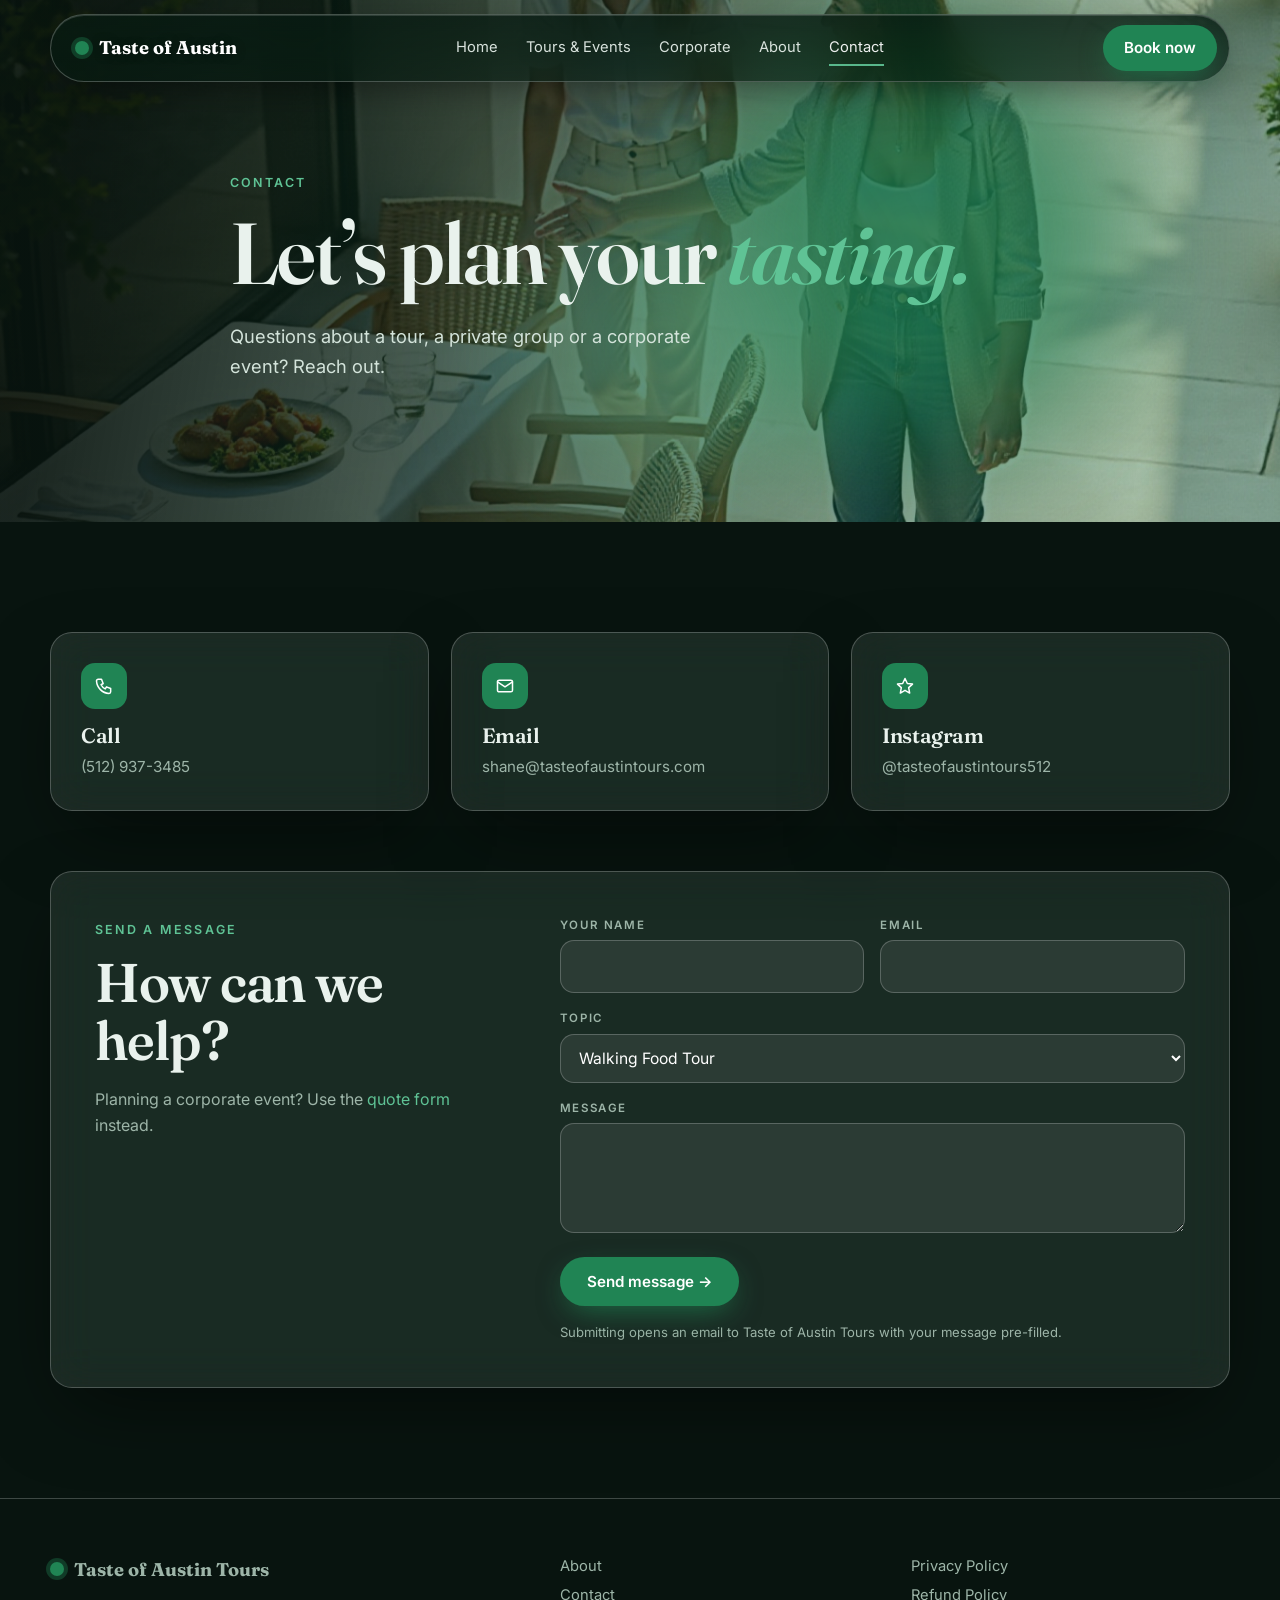
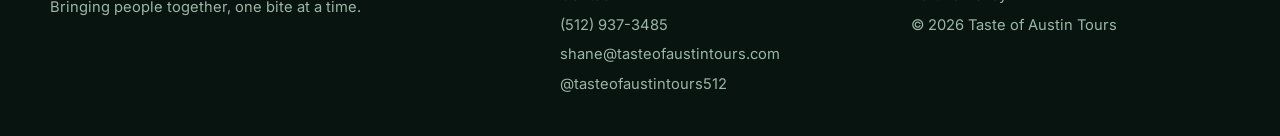
<file: contact.html>
<!doctype html>
<html lang="en">
<head>
<meta charset="utf-8">
<meta name="viewport" content="width=device-width,initial-scale=1">
<title>Contact | Taste of Austin Tours</title>
<meta name="description" content="Call, email or message Taste of Austin Tours about walking food tours, dining experiences and corporate events in Austin, TX.">
<meta name="theme-color" content="#208454">
<link rel="icon" href="favicon.svg" type="image/svg+xml">
<meta property="og:type" content="website"><meta property="og:site_name" content="Taste of Austin Tours">
<meta property="og:title" content="Contact | Taste of Austin Tours"><meta property="og:description" content="Call, email or message Taste of Austin Tours about walking food tours, dining experiences and corporate events in Austin, TX.">
<meta property="og:url" content="https://www.tasteofaustintours.com/contact.html"><meta property="og:image" content="https://www.tasteofaustintours.com/img/og.jpg">
<meta name="twitter:card" content="summary_large_image">
<link rel="canonical" href="https://www.tasteofaustintours.com/contact.html">
<link rel="preconnect" href="https://fonts.googleapis.com">
<link rel="preconnect" href="https://fonts.gstatic.com" crossorigin>
<link href="https://fonts.googleapis.com/css2?family=Fraunces:ital,opsz,wght@0,9..144,500;0,9..144,700;1,9..144,500&family=Inter:wght@400;500;600&display=swap" rel="stylesheet">
<link rel="stylesheet" href="styles.css">
</head>
<body>
<svg width="0" height="0" style="position:absolute" aria-hidden="true"><defs><symbol id="i-clock" viewBox="0 0 24 24"><circle cx="12" cy="12" r="9"/><path d="M12 7v5l3 2"/></symbol><symbol id="i-route" viewBox="0 0 24 24"><circle cx="6" cy="19" r="2"/><circle cx="18" cy="5" r="2"/><path d="M8 19h8a3 3 0 0 0 0-6H8a3 3 0 0 1 0-6h8"/></symbol><symbol id="i-utensils" viewBox="0 0 24 24"><path d="M7 3v8M4 3v5a3 3 0 0 0 6 0V3M7 11v10M17 3c-2 2-3 4.5-3 7 0 1.5 1 2.5 3 2.5V21"/></symbol><symbol id="i-seat" viewBox="0 0 24 24"><path d="M7 4h10v7H7zM5 11h14v3H5zM7 14v6M17 14v6"/></symbol><symbol id="i-sparkles" viewBox="0 0 24 24"><path d="M12 3l1.8 5.2L19 10l-5.2 1.8L12 17l-1.8-5.2L5 10l5.2-1.8zM19 16l.8 2.2L22 19l-2.2.8L19 22l-.8-2.2L16 19l2.2-.8z"/></symbol><symbol id="i-users" viewBox="0 0 24 24"><path d="M16 20v-1.5a4 4 0 0 0-4-4H7a4 4 0 0 0-4 4V20"/><circle cx="9.5" cy="7" r="3.5"/><path d="M21 20v-1.5a4 4 0 0 0-3-3.9M16 3.2a3.5 3.5 0 0 1 0 6.6"/></symbol><symbol id="i-calendar" viewBox="0 0 24 24"><rect x="3" y="5" width="18" height="16" rx="2"/><path d="M3 10h18M8 3v4M16 3v4"/></symbol><symbol id="i-receipt" viewBox="0 0 24 24"><path d="M6 3h12v18l-3-2-3 2-3-2-3 2zM9 8h6M9 12h6"/></symbol><symbol id="i-star" viewBox="0 0 24 24"><path d="M12 3l2.8 6 6.2.7-4.6 4.3 1.2 6.5-5.6-3.3-5.6 3.3 1.2-6.5L3 9.7 9.2 9z"/></symbol><symbol id="i-briefcase" viewBox="0 0 24 24"><rect x="3" y="7" width="18" height="13" rx="2"/><path d="M9 7V5a2 2 0 0 1 2-2h2a2 2 0 0 1 2 2v2M3 13h18"/></symbol><symbol id="i-gift" viewBox="0 0 24 24"><rect x="3" y="8" width="18" height="4"/><path d="M5 12h14v9H5zM12 8v13M12 8c-2 0-4-1-4-2.5S9.5 3 12 8c2.5-5 4-3 4-2.5S14 8 12 8z"/></symbol><symbol id="i-leaf" viewBox="0 0 24 24"><path d="M5 19c0-9 5-14 15-14 0 10-5 15-14 15M5 19l8-8"/></symbol><symbol id="i-pin" viewBox="0 0 24 24"><path d="M12 21s-7-6.2-7-11a7 7 0 0 1 14 0c0 4.8-7 11-7 11z"/><circle cx="12" cy="10" r="2.5"/></symbol><symbol id="i-phone" viewBox="0 0 24 24"><path d="M5 4h4l2 5-2.5 1.5a11 11 0 0 0 5 5L15 13l5 2v4a2 2 0 0 1-2 2A16 16 0 0 1 3 6a2 2 0 0 1 2-2z"/></symbol><symbol id="i-mail" viewBox="0 0 24 24"><rect x="3" y="5" width="18" height="14" rx="2"/><path d="M3 7l9 6 9-6"/></symbol><symbol id="i-menu" viewBox="0 0 24 24"><path d="M4 6h16M4 12h16M4 18h16"/></symbol><symbol id="i-wine" viewBox="0 0 24 24"><path d="M8 3h8l-.5 6a3.5 3.5 0 0 1-7 0zM12 12.5V21M8 21h8"/></symbol><symbol id="i-heart" viewBox="0 0 24 24"><path d="M12 20s-8-5-8-11a4.5 4.5 0 0 1 8-2.5A4.5 4.5 0 0 1 20 9c0 6-8 11-8 11z"/></symbol><symbol id="i-key" viewBox="0 0 24 24"><circle cx="8" cy="15" r="4"/><path d="M11 12l9-9M16 7l3 3"/></symbol></defs></svg>
<header class="nav">
  <div class="wrap">
    <nav class="glass nav-inner" aria-label="Main">
      <a class="brand" href="index.html"><i></i>Taste of Austin</a>
      <div class="links">
        <a href="index.html">Home</a>
        <a href="events.html">Tours &amp; Events</a>
        <a href="corporate.html">Corporate</a>
        <a href="about.html">About</a>
        <a href="contact.html" aria-current="page">Contact</a>
      </div>
      <a class="btn btn-primary desk" href="events.html">Book now</a>
      <button class="menu-btn" aria-label="Menu" aria-expanded="false"><svg class="i" aria-hidden="true"><use href="#i-menu"/></svg></button>
    </nav>
  </div>
</header>

<main>
<section class="hero page-hero" style="min-height:58svh">
  <div class="layer bg ev-bg" data-speed="0.25" style="background-image:url(img/extra.jpg);--m:url(img/m/extra.jpg)"></div>
  <div class="layer blob a" data-speed="0.4"></div>
  <div class="layer blob b" data-speed="0.15"></div>
  <div class="wrap" style="max-width:820px"><span class="eyebrow">Contact</span><h1>Let’s plan your <em>tasting.</em></h1><p class="lead">Questions about a tour, a private group or a corporate event? Reach out.</p></div>
</section>
<section>
  <div class="wrap">
    <div class="feat-grid" style="margin-bottom:60px">
      <a class="glass spot feat rv" href="tel:+15129373485"><div class="ico"><svg class="i" aria-hidden="true"><use href="#i-phone"/></svg></div><h3>Call</h3><p>(512) 937-3485</p></a>
      <a class="glass spot feat rv" href="mailto:shane@tasteofaustintours.com"><div class="ico"><svg class="i" aria-hidden="true"><use href="#i-mail"/></svg></div><h3>Email</h3><p>shane@tasteofaustintours.com</p></a>
      <a class="glass spot feat rv" href="https://www.instagram.com/tasteofaustintours512" rel="noopener"><div class="ico"><svg class="i" aria-hidden="true"><use href="#i-star"/></svg></div><h3>Instagram</h3><p>@tasteofaustintours512</p></a>
    </div>
    <div class="glass inquiry rv" id="message">
      <div><span class="eyebrow">Send a message</span><h2>How can we help?</h2><p id="quote-note" style="color:var(--muted);margin-top:16px">Planning a corporate event? Use the <a href="corporate.html#inquiry" style="color:var(--primary-300)">quote form</a> instead.</p></div>
      <form id="contact-form">
        <div class="inq-sum full" id="inq-sum" hidden><span class="eyebrow">Your inquiry</span><b id="inq-name"></b><p id="inq-desc"></p><span class="inq-price" id="inq-price"></span><a href="events.html" class="inq-change">Choose a different experience</a></div>
        <div class="field"><label for="cname">Your name</label><input id="cname" name="name" required autocomplete="name"></div>
        <div class="field"><label for="cemail">Email</label><input id="cemail" name="email" type="email" required autocomplete="email"></div>
        <div class="field full"><label for="ctopic">Topic</label><select id="ctopic" name="topic"><option>Walking Food Tour</option><option>Dining Experience</option><option>Corporate &amp; Team Events</option><option>Private Group Tour</option><option>Something else</option></select></div>
        <div class="field full"><label for="cmsg">Message</label><textarea id="cmsg" name="msg" required></textarea></div>
        <div class="full"><button class="btn btn-primary" type="submit">Send message →</button></div>
        <p class="ok full" role="status">Opening your email app with the details. Just hit send!</p>
        <p class="note full">Submitting opens an email to Taste of Austin Tours with your message pre-filled.</p>
      </form>
    </div>
  </div>
</section>
</main>

<footer>
  <div class="wrap foot-grid">
    <div><a class="brand" href="index.html"><i></i>Taste of Austin Tours</a><p style="margin-top:12px">Bringing people together, one bite at a time.</p></div>
    <div class="foot-links"><a href="about.html">About</a><a href="contact.html">Contact</a><a href="tel:+15129373485">(512) 937-3485</a><a href="mailto:shane@tasteofaustintours.com">shane@tasteofaustintours.com</a><a href="https://www.instagram.com/tasteofaustintours512" rel="noopener">@tasteofaustintours512</a></div>
    <div class="foot-links"><a href="privacy.html">Privacy Policy</a><a href="refund.html">Refund Policy</a><p>© 2026 Taste of Austin Tours</p></div>
  </div>
</footer>
<a class="btn btn-primary m-cta" href="events.html" data-hide="footer">Book a tour</a>
<script src="main.js"></script>
</body>
</html>
</file>
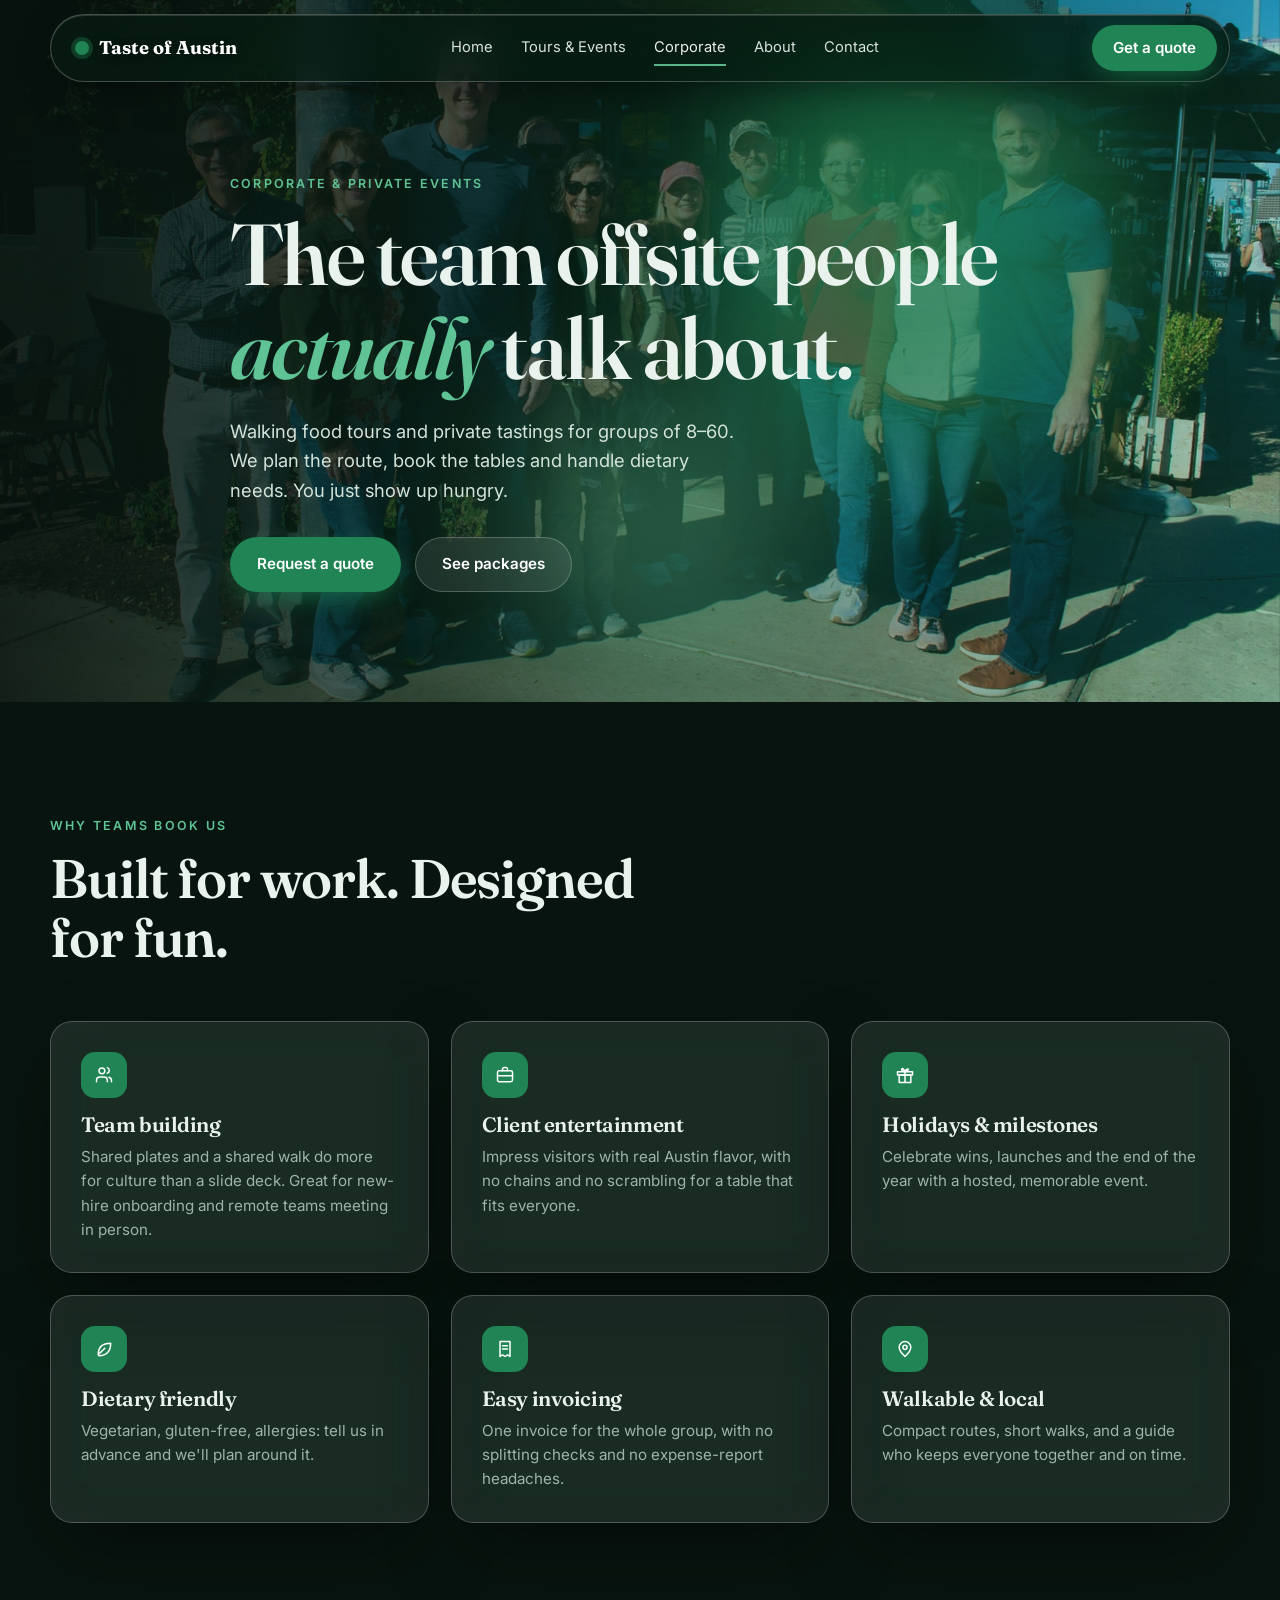
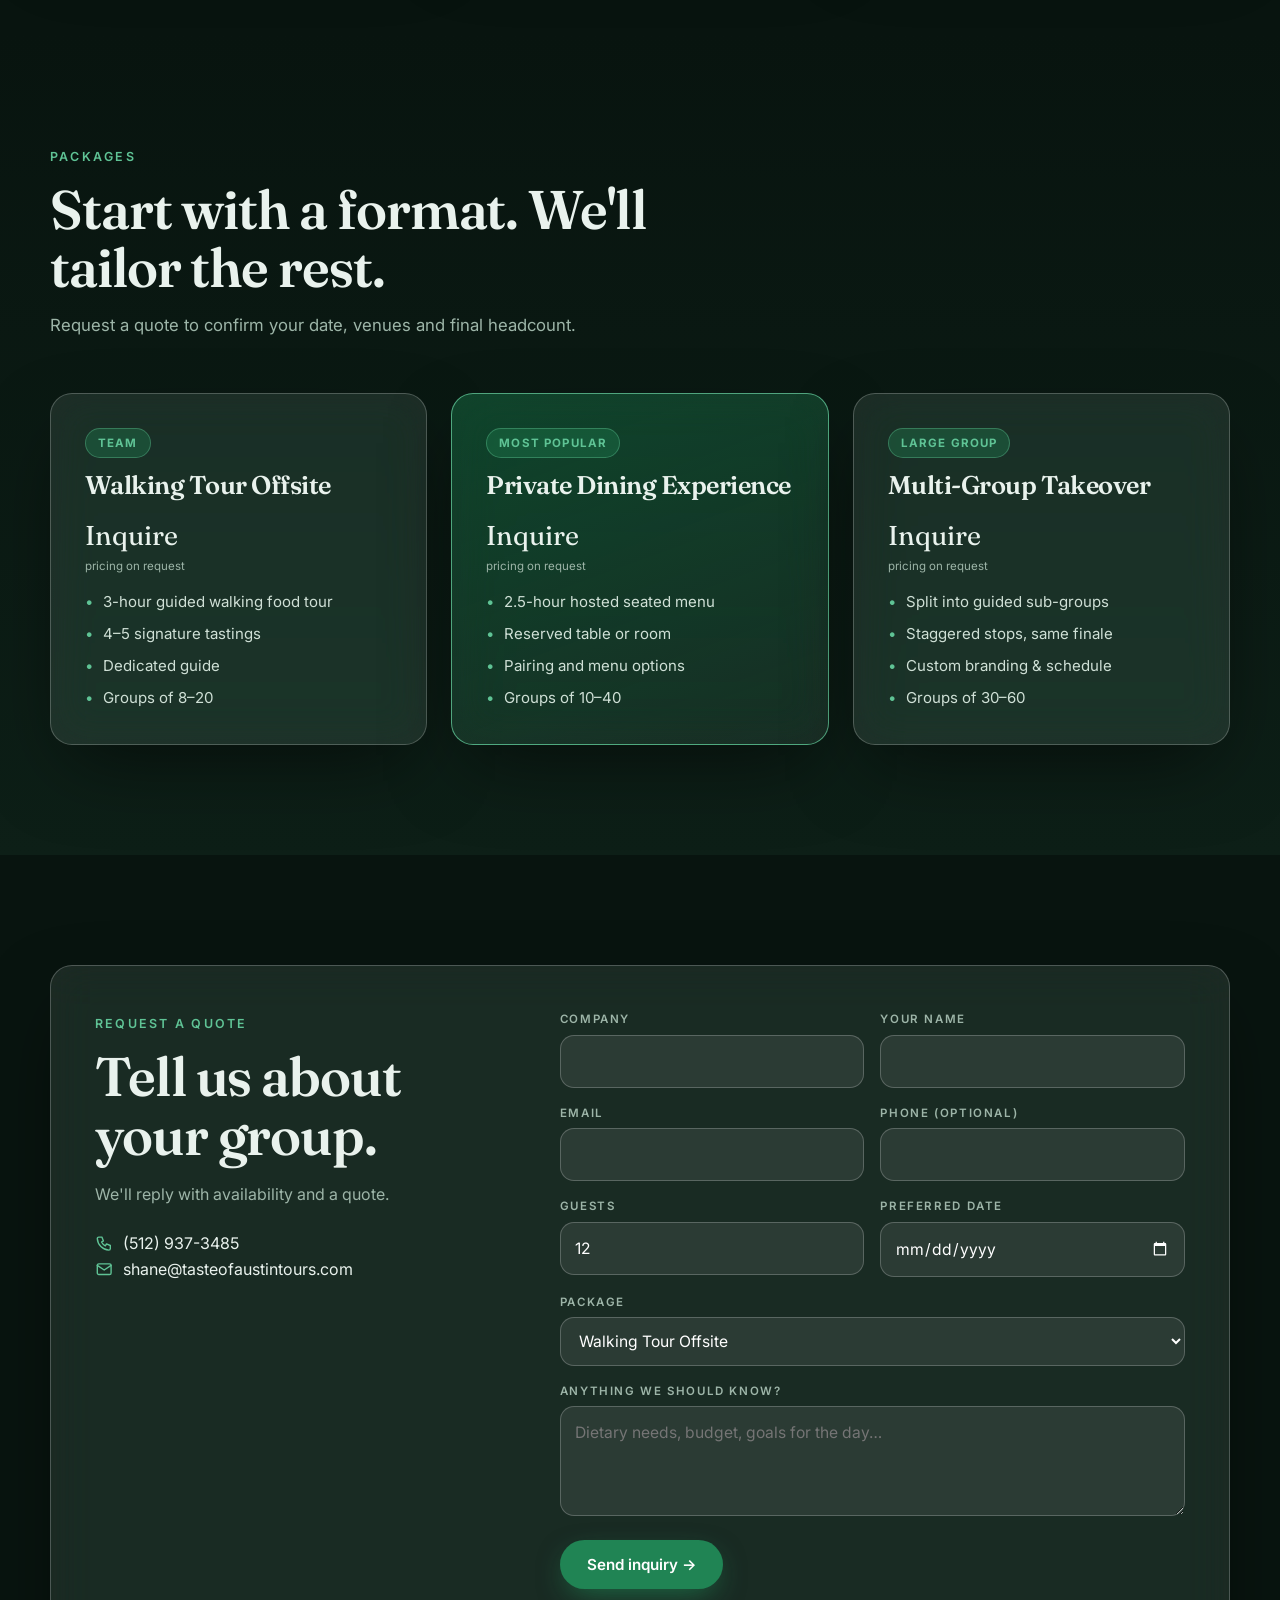
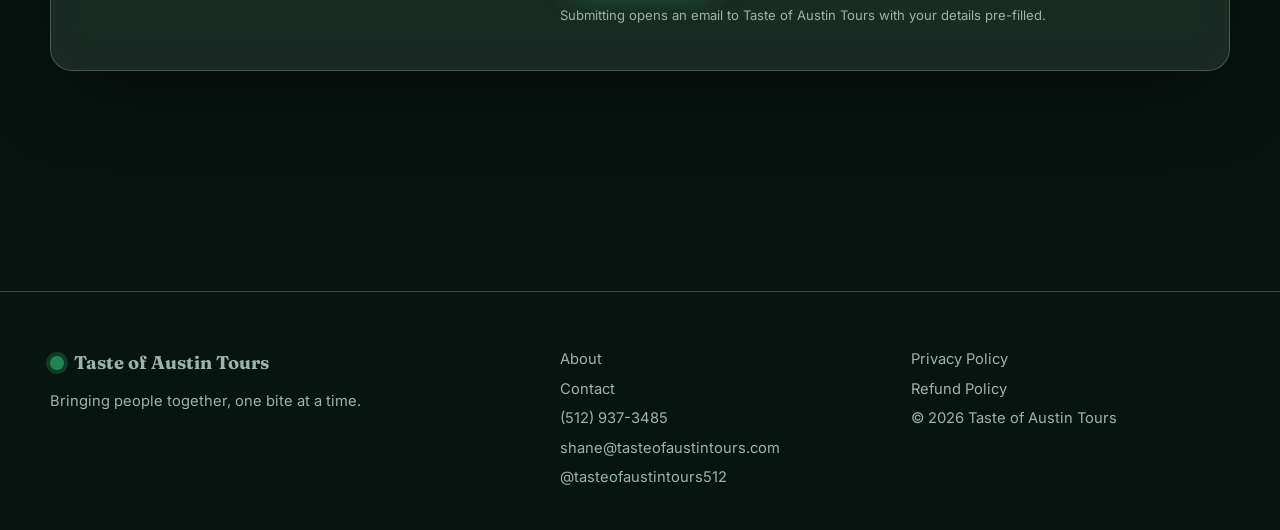
<file: corporate.html>
<!doctype html>
<html lang="en">
<head>
<meta charset="utf-8">
<meta name="viewport" content="width=device-width,initial-scale=1">
<title>Corporate Events | Taste of Austin Tours</title>
<meta name="description" content="Team building, client entertainment and holiday parties on a guided Austin food tour. Groups of 8–60. Request a custom quote.">
<meta name="theme-color" content="#208454">
<link rel="icon" href="favicon.svg" type="image/svg+xml">
<meta property="og:type" content="website"><meta property="og:site_name" content="Taste of Austin Tours">
<meta property="og:title" content="Corporate Events | Taste of Austin Tours"><meta property="og:description" content="Team building, client entertainment and holiday parties on a guided Austin food tour. Groups of 8–60. Request a custom quote.">
<meta property="og:url" content="https://www.tasteofaustintours.com/corporate.html"><meta property="og:image" content="https://www.tasteofaustintours.com/img/og.jpg">
<meta name="twitter:card" content="summary_large_image">
<link rel="canonical" href="https://www.tasteofaustintours.com/corporate.html">
<link rel="preconnect" href="https://fonts.googleapis.com">
<link rel="preconnect" href="https://fonts.gstatic.com" crossorigin>
<link href="https://fonts.googleapis.com/css2?family=Fraunces:ital,opsz,wght@0,9..144,500;0,9..144,700;1,9..144,500&family=Inter:wght@400;500;600&display=swap" rel="stylesheet">
<link rel="stylesheet" href="styles.css">
</head>
<body>
<svg width="0" height="0" style="position:absolute" aria-hidden="true"><defs><symbol id="i-clock" viewBox="0 0 24 24"><circle cx="12" cy="12" r="9"/><path d="M12 7v5l3 2"/></symbol><symbol id="i-route" viewBox="0 0 24 24"><circle cx="6" cy="19" r="2"/><circle cx="18" cy="5" r="2"/><path d="M8 19h8a3 3 0 0 0 0-6H8a3 3 0 0 1 0-6h8"/></symbol><symbol id="i-utensils" viewBox="0 0 24 24"><path d="M7 3v8M4 3v5a3 3 0 0 0 6 0V3M7 11v10M17 3c-2 2-3 4.5-3 7 0 1.5 1 2.5 3 2.5V21"/></symbol><symbol id="i-seat" viewBox="0 0 24 24"><path d="M7 4h10v7H7zM5 11h14v3H5zM7 14v6M17 14v6"/></symbol><symbol id="i-sparkles" viewBox="0 0 24 24"><path d="M12 3l1.8 5.2L19 10l-5.2 1.8L12 17l-1.8-5.2L5 10l5.2-1.8zM19 16l.8 2.2L22 19l-2.2.8L19 22l-.8-2.2L16 19l2.2-.8z"/></symbol><symbol id="i-users" viewBox="0 0 24 24"><path d="M16 20v-1.5a4 4 0 0 0-4-4H7a4 4 0 0 0-4 4V20"/><circle cx="9.5" cy="7" r="3.5"/><path d="M21 20v-1.5a4 4 0 0 0-3-3.9M16 3.2a3.5 3.5 0 0 1 0 6.6"/></symbol><symbol id="i-calendar" viewBox="0 0 24 24"><rect x="3" y="5" width="18" height="16" rx="2"/><path d="M3 10h18M8 3v4M16 3v4"/></symbol><symbol id="i-receipt" viewBox="0 0 24 24"><path d="M6 3h12v18l-3-2-3 2-3-2-3 2zM9 8h6M9 12h6"/></symbol><symbol id="i-star" viewBox="0 0 24 24"><path d="M12 3l2.8 6 6.2.7-4.6 4.3 1.2 6.5-5.6-3.3-5.6 3.3 1.2-6.5L3 9.7 9.2 9z"/></symbol><symbol id="i-briefcase" viewBox="0 0 24 24"><rect x="3" y="7" width="18" height="13" rx="2"/><path d="M9 7V5a2 2 0 0 1 2-2h2a2 2 0 0 1 2 2v2M3 13h18"/></symbol><symbol id="i-gift" viewBox="0 0 24 24"><rect x="3" y="8" width="18" height="4"/><path d="M5 12h14v9H5zM12 8v13M12 8c-2 0-4-1-4-2.5S9.5 3 12 8c2.5-5 4-3 4-2.5S14 8 12 8z"/></symbol><symbol id="i-leaf" viewBox="0 0 24 24"><path d="M5 19c0-9 5-14 15-14 0 10-5 15-14 15M5 19l8-8"/></symbol><symbol id="i-pin" viewBox="0 0 24 24"><path d="M12 21s-7-6.2-7-11a7 7 0 0 1 14 0c0 4.8-7 11-7 11z"/><circle cx="12" cy="10" r="2.5"/></symbol><symbol id="i-phone" viewBox="0 0 24 24"><path d="M5 4h4l2 5-2.5 1.5a11 11 0 0 0 5 5L15 13l5 2v4a2 2 0 0 1-2 2A16 16 0 0 1 3 6a2 2 0 0 1 2-2z"/></symbol><symbol id="i-mail" viewBox="0 0 24 24"><rect x="3" y="5" width="18" height="14" rx="2"/><path d="M3 7l9 6 9-6"/></symbol><symbol id="i-menu" viewBox="0 0 24 24"><path d="M4 6h16M4 12h16M4 18h16"/></symbol><symbol id="i-wine" viewBox="0 0 24 24"><path d="M8 3h8l-.5 6a3.5 3.5 0 0 1-7 0zM12 12.5V21M8 21h8"/></symbol><symbol id="i-heart" viewBox="0 0 24 24"><path d="M12 20s-8-5-8-11a4.5 4.5 0 0 1 8-2.5A4.5 4.5 0 0 1 20 9c0 6-8 11-8 11z"/></symbol><symbol id="i-key" viewBox="0 0 24 24"><circle cx="8" cy="15" r="4"/><path d="M11 12l9-9M16 7l3 3"/></symbol></defs></svg>
<header class="nav">
  <div class="wrap">
    <nav class="glass nav-inner" aria-label="Main">
      <a class="brand" href="index.html"><i></i>Taste of Austin</a>
      <div class="links">
        <a href="index.html">Home</a>
        <a href="events.html">Tours &amp; Events</a>
        <a href="corporate.html" aria-current="page">Corporate</a>
        <a href="about.html">About</a>
        <a href="contact.html">Contact</a>
      </div>
      <a class="btn btn-primary desk" href="#inquiry">Get a quote</a>
      <button class="menu-btn" aria-label="Menu" aria-expanded="false"><svg class="i" aria-hidden="true"><use href="#i-menu"/></svg></button>
    </nav>
  </div>
</header>

<main>
<section class="hero page-hero">
  <div class="layer bg" data-speed="0.25"></div>
  <div class="layer blob a" data-speed="0.4"></div>
  <div class="layer blob b" data-speed="0.15"></div>
  <div class="wrap" style="max-width:820px">
    <span class="eyebrow">Corporate &amp; private events</span>
    <h1>The team offsite people <em>actually</em> talk about.</h1>
    <p class="lead">Walking food tours and private tastings for groups of 8–60. We plan the route, book the tables and handle dietary needs. You just show up hungry.</p>
    <div class="cta-row"><a class="btn btn-primary" href="#inquiry">Request a quote</a><a class="btn btn-ghost" href="#packages">See packages</a></div>
  </div>
</section>

<section>
  <div class="wrap">
    <div class="head rv"><span class="eyebrow">Why teams book us</span><h2>Built for work. Designed for fun.</h2></div>
    <div class="feat-grid">
      <div class="glass spot feat rv"><div class="ico"><svg class="i" aria-hidden="true"><use href="#i-users"/></svg></div><h3>Team building</h3><p>Shared plates and a shared walk do more for culture than a slide deck. Great for new-hire onboarding and remote teams meeting in person.</p></div>
      <div class="glass spot feat rv"><div class="ico"><svg class="i" aria-hidden="true"><use href="#i-briefcase"/></svg></div><h3>Client entertainment</h3><p>Impress visitors with real Austin flavor, with no chains and no scrambling for a table that fits everyone.</p></div>
      <div class="glass spot feat rv"><div class="ico"><svg class="i" aria-hidden="true"><use href="#i-gift"/></svg></div><h3>Holidays &amp; milestones</h3><p>Celebrate wins, launches and the end of the year with a hosted, memorable event.</p></div>
      <div class="glass spot feat rv"><div class="ico"><svg class="i" aria-hidden="true"><use href="#i-leaf"/></svg></div><h3>Dietary friendly</h3><p>Vegetarian, gluten-free, allergies: tell us in advance and we'll plan around it.</p></div>
      <div class="glass spot feat rv"><div class="ico"><svg class="i" aria-hidden="true"><use href="#i-receipt"/></svg></div><h3>Easy invoicing</h3><p>One invoice for the whole group, with no splitting checks and no expense-report headaches.</p></div>
      <div class="glass spot feat rv"><div class="ico"><svg class="i" aria-hidden="true"><use href="#i-pin"/></svg></div><h3>Walkable &amp; local</h3><p>Compact routes, short walks, and a guide who keeps everyone together and on time.</p></div>
    </div>
  </div>
</section>

<section class="events" id="packages">
  <div class="wrap">
    <div class="head rv"><span class="eyebrow">Packages</span><h2>Start with a format. We'll tailor the rest.</h2><p>Request a quote to confirm your date, venues and final headcount.</p></div>
    <div class="pkg-grid">
      <div class="glass spot pkg rv"><span class="tag">Team</span><h3>Walking Tour Offsite</h3><div class="price">Inquire<small>pricing on request</small></div><ul><li>3-hour guided walking food tour</li><li>4–5 signature tastings</li><li>Dedicated guide</li><li>Groups of 8–20</li></ul></div>
      <div class="glass spot pkg pop rv"><span class="tag">Most popular</span><h3>Private Dining Experience</h3><div class="price">Inquire<small>pricing on request</small></div><ul><li>2.5-hour hosted seated menu</li><li>Reserved table or room</li><li>Pairing and menu options</li><li>Groups of 10–40</li></ul></div>
      <div class="glass spot pkg rv"><span class="tag">Large group</span><h3>Multi-Group Takeover</h3><div class="price">Inquire<small>pricing on request</small></div><ul><li>Split into guided sub-groups</li><li>Staggered stops, same finale</li><li>Custom branding &amp; schedule</li><li>Groups of 30–60</li></ul></div>
    </div>
  </div>
</section>

<section id="inquiry">
  <div class="wrap">
    <div class="glass spot inquiry rv">
      <div>
        <span class="eyebrow">Request a quote</span>
        <h2>Tell us about your group.</h2>
        <p style="color:var(--muted);margin-top:16px">We'll reply with availability and a quote.</p>
        <p style="margin-top:24px"><a href="tel:+15129373485"><svg class="i" aria-hidden="true"><use href="#i-phone"/></svg> (512) 937-3485</a><br><a href="mailto:shane@tasteofaustintours.com"><svg class="i" aria-hidden="true"><use href="#i-mail"/></svg> shane@tasteofaustintours.com</a></p>
      </div>
      <form id="inquiry-form">
        <div class="field"><label for="company">Company</label><input id="company" name="company" required></div>
        <div class="field"><label for="name">Your name</label><input id="name" name="name" required autocomplete="name"></div>
        <div class="field"><label for="email">Email</label><input id="email" name="email" type="email" required autocomplete="email"></div>
        <div class="field"><label for="phone">Phone (optional)</label><input id="phone" name="phone" type="tel" autocomplete="tel"></div>
        <div class="field"><label for="guests">Guests</label><input id="guests" name="guests" type="number" min="8" max="60" value="12" required></div>
        <div class="field"><label for="date">Preferred date</label><input id="date" name="date" type="date"></div>
        <div class="field full"><label for="pkg">Package</label>
          <select id="pkg" name="pkg"><option>Walking Tour Offsite</option><option>Private Dining Experience</option><option>Multi-Group Takeover</option><option>Not sure yet</option></select></div>
        <div class="field full"><label for="notes">Anything we should know?</label><textarea id="notes" name="notes" placeholder="Dietary needs, budget, goals for the day…"></textarea></div>
        <div class="full"><button class="btn btn-primary" type="submit">Send inquiry →</button></div>
        <p class="ok full" role="status">Opening your email app with the details. Just hit send!</p>
        <p class="note full">Submitting opens an email to Taste of Austin Tours with your details pre-filled.</p>
      </form>
    </div>
  </div>
</section>
</main>

<footer id="contact" style="margin-top:110px">
  <div class="wrap foot-grid">
    <div><a class="brand" href="index.html"><i></i>Taste of Austin Tours</a><p style="margin-top:12px">Bringing people together, one bite at a time.</p></div>
    <div class="foot-links"><a href="about.html">About</a><a href="contact.html">Contact</a><a href="tel:+15129373485">(512) 937-3485</a><a href="mailto:shane@tasteofaustintours.com">shane@tasteofaustintours.com</a><a href="https://www.instagram.com/tasteofaustintours512" rel="noopener">@tasteofaustintours512</a></div>
    <div class="foot-links"><a href="privacy.html">Privacy Policy</a><a href="refund.html">Refund Policy</a><p>© 2026 Taste of Austin Tours</p></div>
  </div>
</footer>
<a class="btn btn-primary m-cta" href="#inquiry" data-hide="#inquiry">Get a quote</a>
<script src="main.js"></script>
</body>
</html>
</file>
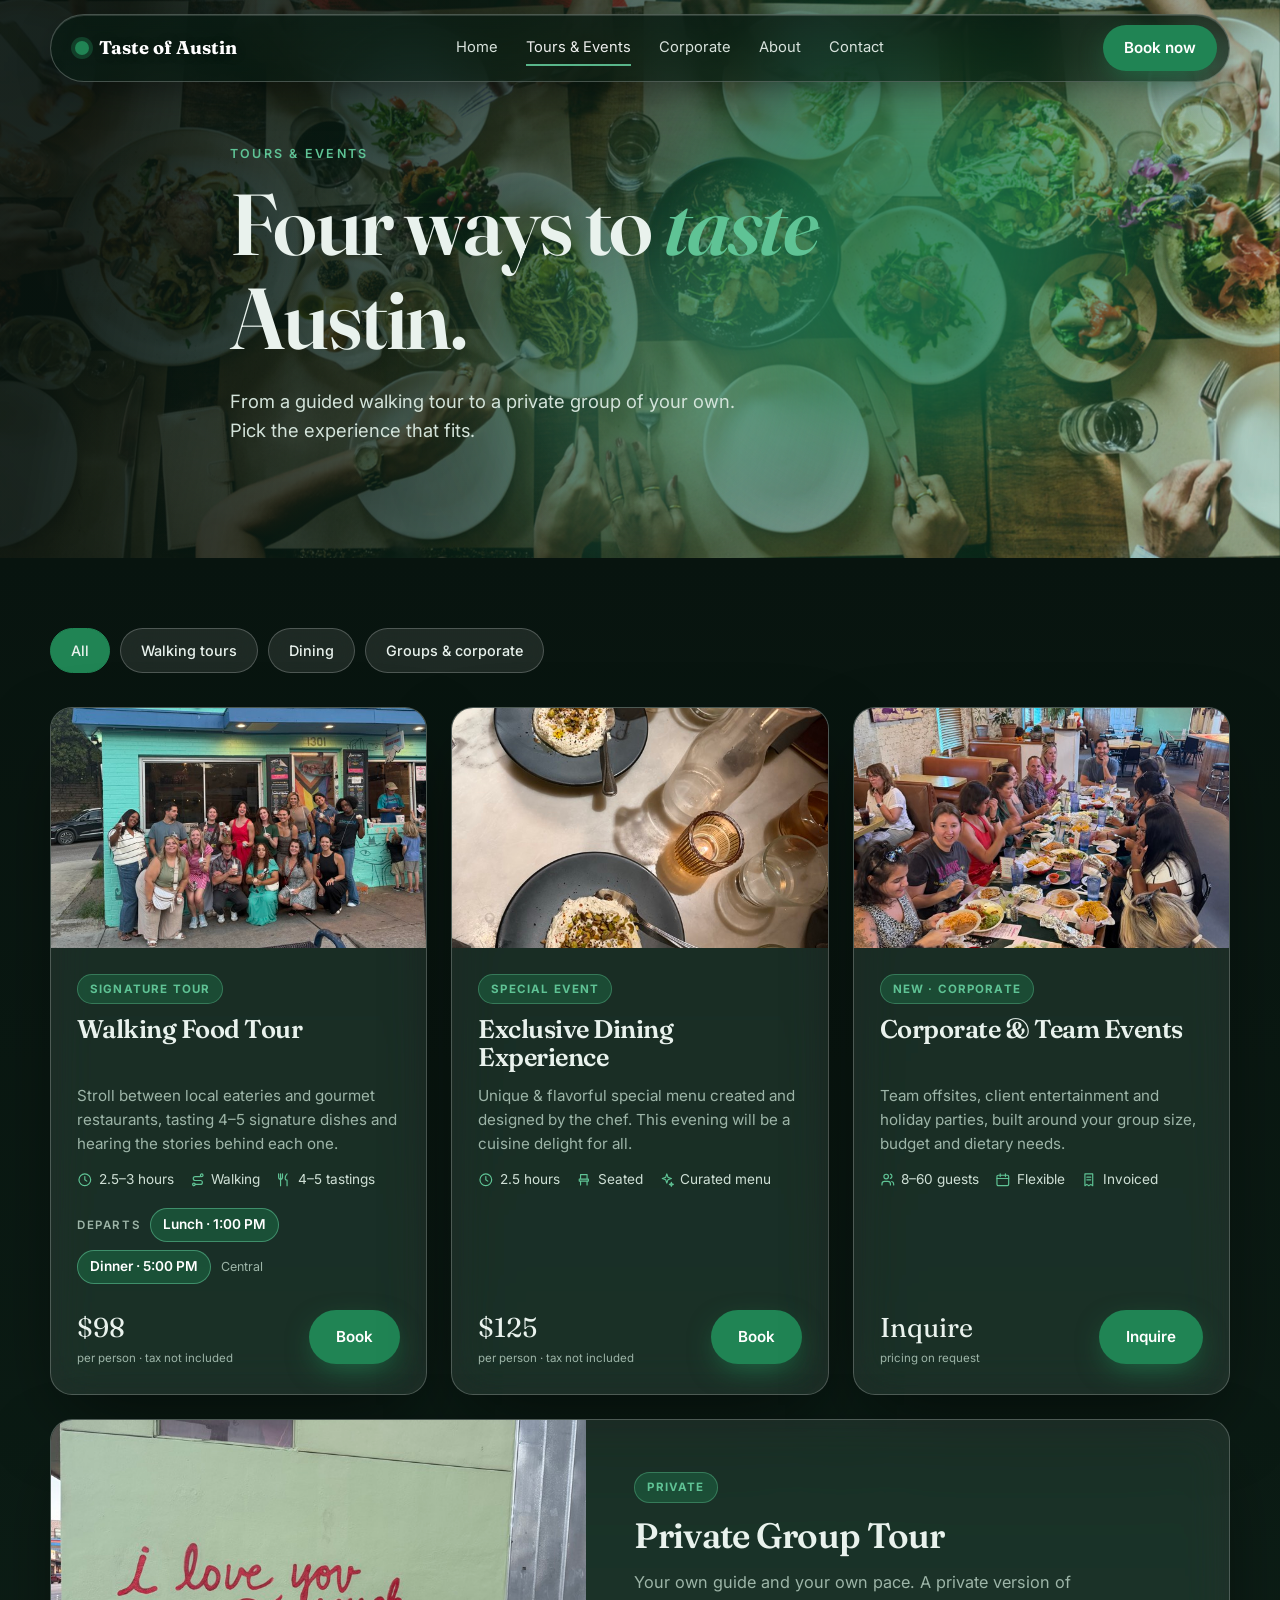
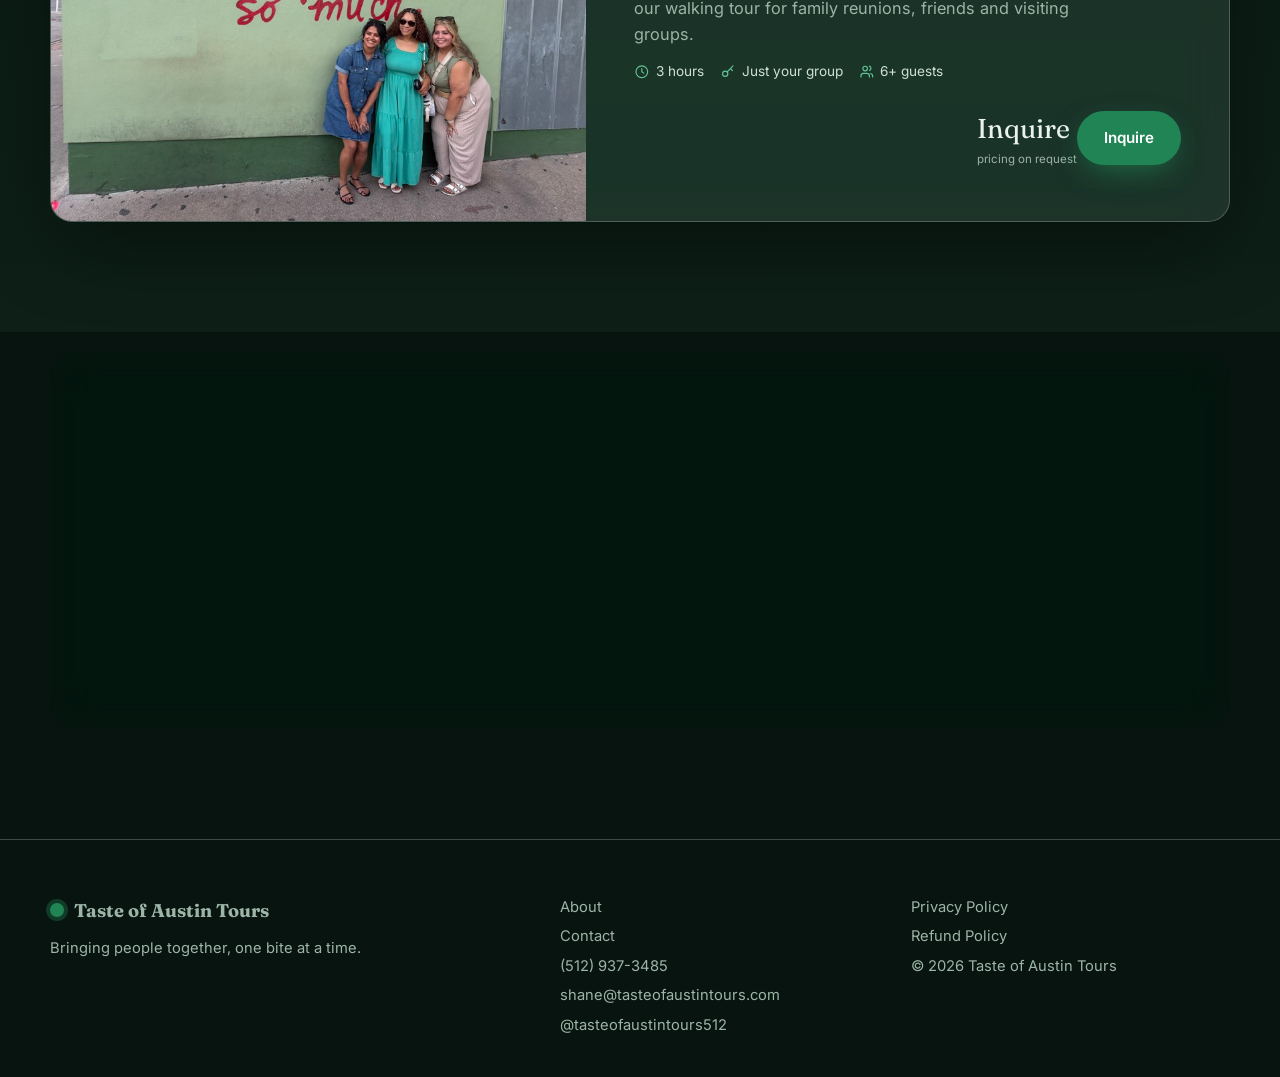
<file: events.html>
<!doctype html>
<html lang="en">
<head>
<meta charset="utf-8">
<meta name="viewport" content="width=device-width,initial-scale=1">
<title>Tours &amp; Events | Taste of Austin Tours</title>
<meta name="description" content="Four ways to taste Austin: a guided walking food tour, an exclusive dining experience, corporate events and private group tours.">
<meta name="theme-color" content="#208454">
<link rel="icon" href="favicon.svg" type="image/svg+xml">
<meta property="og:type" content="website"><meta property="og:site_name" content="Taste of Austin Tours">
<meta property="og:title" content="Tours & Events | Taste of Austin Tours"><meta property="og:description" content="Four ways to taste Austin: a guided walking food tour, an exclusive dining experience, corporate events and private group tours.">
<meta property="og:url" content="https://www.tasteofaustintours.com/events.html"><meta property="og:image" content="https://www.tasteofaustintours.com/img/og.jpg">
<meta name="twitter:card" content="summary_large_image">
<link rel="canonical" href="https://www.tasteofaustintours.com/events.html">
<link rel="preconnect" href="https://fonts.googleapis.com">
<link rel="preconnect" href="https://fonts.gstatic.com" crossorigin>
<link href="https://fonts.googleapis.com/css2?family=Fraunces:ital,opsz,wght@0,9..144,500;0,9..144,700;1,9..144,500&family=Inter:wght@400;500;600&display=swap" rel="stylesheet">
<link rel="stylesheet" href="styles.css">
</head>
<body>
<svg width="0" height="0" style="position:absolute" aria-hidden="true"><defs><symbol id="i-clock" viewBox="0 0 24 24"><circle cx="12" cy="12" r="9"/><path d="M12 7v5l3 2"/></symbol><symbol id="i-route" viewBox="0 0 24 24"><circle cx="6" cy="19" r="2"/><circle cx="18" cy="5" r="2"/><path d="M8 19h8a3 3 0 0 0 0-6H8a3 3 0 0 1 0-6h8"/></symbol><symbol id="i-utensils" viewBox="0 0 24 24"><path d="M7 3v8M4 3v5a3 3 0 0 0 6 0V3M7 11v10M17 3c-2 2-3 4.5-3 7 0 1.5 1 2.5 3 2.5V21"/></symbol><symbol id="i-seat" viewBox="0 0 24 24"><path d="M7 4h10v7H7zM5 11h14v3H5zM7 14v6M17 14v6"/></symbol><symbol id="i-sparkles" viewBox="0 0 24 24"><path d="M12 3l1.8 5.2L19 10l-5.2 1.8L12 17l-1.8-5.2L5 10l5.2-1.8zM19 16l.8 2.2L22 19l-2.2.8L19 22l-.8-2.2L16 19l2.2-.8z"/></symbol><symbol id="i-users" viewBox="0 0 24 24"><path d="M16 20v-1.5a4 4 0 0 0-4-4H7a4 4 0 0 0-4 4V20"/><circle cx="9.5" cy="7" r="3.5"/><path d="M21 20v-1.5a4 4 0 0 0-3-3.9M16 3.2a3.5 3.5 0 0 1 0 6.6"/></symbol><symbol id="i-calendar" viewBox="0 0 24 24"><rect x="3" y="5" width="18" height="16" rx="2"/><path d="M3 10h18M8 3v4M16 3v4"/></symbol><symbol id="i-receipt" viewBox="0 0 24 24"><path d="M6 3h12v18l-3-2-3 2-3-2-3 2zM9 8h6M9 12h6"/></symbol><symbol id="i-star" viewBox="0 0 24 24"><path d="M12 3l2.8 6 6.2.7-4.6 4.3 1.2 6.5-5.6-3.3-5.6 3.3 1.2-6.5L3 9.7 9.2 9z"/></symbol><symbol id="i-briefcase" viewBox="0 0 24 24"><rect x="3" y="7" width="18" height="13" rx="2"/><path d="M9 7V5a2 2 0 0 1 2-2h2a2 2 0 0 1 2 2v2M3 13h18"/></symbol><symbol id="i-gift" viewBox="0 0 24 24"><rect x="3" y="8" width="18" height="4"/><path d="M5 12h14v9H5zM12 8v13M12 8c-2 0-4-1-4-2.5S9.5 3 12 8c2.5-5 4-3 4-2.5S14 8 12 8z"/></symbol><symbol id="i-leaf" viewBox="0 0 24 24"><path d="M5 19c0-9 5-14 15-14 0 10-5 15-14 15M5 19l8-8"/></symbol><symbol id="i-pin" viewBox="0 0 24 24"><path d="M12 21s-7-6.2-7-11a7 7 0 0 1 14 0c0 4.8-7 11-7 11z"/><circle cx="12" cy="10" r="2.5"/></symbol><symbol id="i-phone" viewBox="0 0 24 24"><path d="M5 4h4l2 5-2.5 1.5a11 11 0 0 0 5 5L15 13l5 2v4a2 2 0 0 1-2 2A16 16 0 0 1 3 6a2 2 0 0 1 2-2z"/></symbol><symbol id="i-mail" viewBox="0 0 24 24"><rect x="3" y="5" width="18" height="14" rx="2"/><path d="M3 7l9 6 9-6"/></symbol><symbol id="i-menu" viewBox="0 0 24 24"><path d="M4 6h16M4 12h16M4 18h16"/></symbol><symbol id="i-wine" viewBox="0 0 24 24"><path d="M8 3h8l-.5 6a3.5 3.5 0 0 1-7 0zM12 12.5V21M8 21h8"/></symbol><symbol id="i-heart" viewBox="0 0 24 24"><path d="M12 20s-8-5-8-11a4.5 4.5 0 0 1 8-2.5A4.5 4.5 0 0 1 20 9c0 6-8 11-8 11z"/></symbol><symbol id="i-key" viewBox="0 0 24 24"><circle cx="8" cy="15" r="4"/><path d="M11 12l9-9M16 7l3 3"/></symbol></defs></svg>
<header class="nav">
  <div class="wrap">
    <nav class="glass nav-inner" aria-label="Main">
      <a class="brand" href="index.html"><i></i>Taste of Austin</a>
      <div class="links">
        <a href="index.html">Home</a>
        <a href="events.html" aria-current="page">Tours &amp; Events</a>
        <a href="corporate.html">Corporate</a>
        <a href="about.html">About</a>
        <a href="contact.html">Contact</a>
      </div>
      <a class="btn btn-primary desk" href="#grid">Book now</a>
      <button class="menu-btn" aria-label="Menu" aria-expanded="false"><svg class="i" aria-hidden="true"><use href="#i-menu"/></svg></button>
    </nav>
  </div>
</header>

<main>
<section class="hero page-hero" style="min-height:62svh">
  <div class="layer bg ev-bg" data-speed="0.25" style="background-image:url(img/dining.jpg);--m:url(img/m/dining.jpg)"></div>
  <div class="layer blob a" data-speed="0.4"></div>
  <div class="layer blob b" data-speed="0.15"></div>
  <div class="wrap" style="max-width:820px">
    <span class="eyebrow">Tours &amp; events</span>
    <h1>Four ways to <em>taste</em> Austin.</h1>
    <p class="lead">From a guided walking tour to a private group of your own. Pick the experience that fits.</p>
  </div>
</section>
<section class="events" id="grid" style="padding-top:70px">
  <div class="wrap">
    <div class="filters rv" role="group" aria-label="Filter events">
      <button class="chip on" data-f="all">All</button><button class="chip" data-f="tour">Walking tours</button><button class="chip" data-f="dining">Dining</button><button class="chip" data-f="group">Groups &amp; corporate</button>
    </div>
    <div class="event-grid">
      <article class="glass spot event rv" data-cat="tour">
        <div class="pic"><img src="img/amys.jpg" srcset="img/m/amys.jpg 800w, img/amys.jpg 1400w" sizes="(max-width:700px) 100vw, (max-width:1100px) 50vw, 380px" loading="lazy" style="object-position:50% 62%" alt="Guests posing with ice cream outside Amy’s Ice Creams on the walking food tour"></div>
        <div class="body"><span class="tag">Signature tour</span><h3>Walking Food Tour</h3><p>Stroll between local eateries and gourmet restaurants, tasting 4–5 signature dishes and hearing the stories behind each one.</p><div class="meta"><span><svg class="i" aria-hidden="true"><use href="#i-clock"/></svg> 2.5–3 hours</span><span><svg class="i" aria-hidden="true"><use href="#i-route"/></svg> Walking</span><span><svg class="i" aria-hidden="true"><use href="#i-utensils"/></svg> 4–5 tastings</span><span class="times"><b>Departs</b><time datetime="13:00">Lunch · 1:00 PM</time><time datetime="17:00">Dinner · 5:00 PM</time><small class="tz">Central</small></span></div>
          <div class="foot"><div class="price">$98<small>per person · tax not included</small></div><a class="btn btn-primary" href="book.html?exp=tour">Book</a></div></div>
      </article>
      <article class="glass spot event rv" data-cat="dining">
        <div class="pic"><img src="img/ricotta.jpg" srcset="img/m/ricotta.jpg 800w, img/ricotta.jpg 1400w" sizes="(max-width:700px) 100vw, (max-width:1100px) 50vw, 380px" loading="lazy" style="object-position:50% 52%" alt="Two plates of whipped ricotta with pistachios and cocktails on a marble table"></div>
        <div class="body"><span class="tag">Special event</span><h3>Exclusive Dining Experience</h3><p>Unique &amp; flavorful special menu created and designed by the chef. This evening will be a cuisine delight for all.</p><div class="meta"><span><svg class="i" aria-hidden="true"><use href="#i-clock"/></svg> 2.5 hours</span><span><svg class="i" aria-hidden="true"><use href="#i-seat"/></svg> Seated</span><span><svg class="i" aria-hidden="true"><use href="#i-sparkles"/></svg> Curated menu</span></div>
          <div class="foot"><div class="price">$125<small>per person · tax not included</small></div><a class="btn btn-primary" href="book.html?exp=dining">Book</a></div></div>
      </article>
      <article class="glass spot event rv" data-cat="group">
        <div class="pic"><img src="img/longtable.jpg" srcset="img/m/longtable.jpg 800w, img/longtable.jpg 1400w" sizes="(max-width:700px) 100vw, (max-width:1100px) 50vw, 380px" loading="lazy" style="object-position:50% 38%" alt="A large group sharing tacos and plates at one long restaurant table"></div>
        <div class="body"><span class="tag">New · Corporate</span><h3>Corporate &amp; Team Events</h3><p>Team offsites, client entertainment and holiday parties, built around your group size, budget and dietary needs.</p><div class="meta"><span><svg class="i" aria-hidden="true"><use href="#i-users"/></svg> 8–60 guests</span><span><svg class="i" aria-hidden="true"><use href="#i-calendar"/></svg> Flexible</span><span><svg class="i" aria-hidden="true"><use href="#i-receipt"/></svg> Invoiced</span></div>
          <div class="foot"><div class="price">Inquire<small>pricing on request</small></div><a class="btn btn-primary" href="contact.html?event=Corporate%20%26%20Team%20Events#message">Inquire</a></div></div>
      </article>
      <article class="glass spot event wide rv" data-cat="group">
        <div class="pic"><img src="img/mural.jpg" srcset="img/m/mural.jpg 800w, img/mural.jpg 1400w" sizes="(max-width:700px) 100vw, (max-width:1100px) 50vw, 380px" loading="lazy" style="object-position:62% 55%" alt="Three guests smiling in front of the “i love you so much” mural in Austin"></div>
        <div class="body"><span class="tag">Private</span><h3>Private Group Tour</h3><p>Your own guide and your own pace. A private version of our walking tour for family reunions, friends and visiting groups.</p><div class="meta"><span><svg class="i" aria-hidden="true"><use href="#i-clock"/></svg> 3 hours</span><span><svg class="i" aria-hidden="true"><use href="#i-key"/></svg> Just your group</span><span><svg class="i" aria-hidden="true"><use href="#i-users"/></svg> 6+ guests</span></div>
          <div class="foot"><div class="price">Inquire<small>pricing on request</small></div><a class="btn btn-primary" href="contact.html?event=Private%20Group%20Tour#message">Inquire</a></div></div>
      </article>
    </div>
  </div>
</section>
<section class="corp" style="padding-top:20px">
  <div class="wrap"><div class="glass spot corp-card rv"><div><span class="eyebrow">Not sure which fits?</span><h2>Tell us about your group.</h2><p>Share your date, headcount and tastes and we'll recommend the right experience.</p><a class="btn btn-primary" href="mailto:shane@tasteofaustintours.com?subject=Event%20question">Ask Shane</a></div><div class="corp-list"><div><span>Call</span><b>(512) 937-3485</b></div><div><span>Email</span><b>shane@tasteofaustintours.com</b></div></div></div></div>
</section>
</main>

<footer id="contact">
  <div class="wrap foot-grid">
    <div><a class="brand" href="index.html"><i></i>Taste of Austin Tours</a><p style="margin-top:12px">Bringing people together, one bite at a time.</p></div>
    <div class="foot-links"><a href="about.html">About</a><a href="contact.html">Contact</a><a href="tel:+15129373485">(512) 937-3485</a><a href="mailto:shane@tasteofaustintours.com">shane@tasteofaustintours.com</a><a href="https://www.instagram.com/tasteofaustintours512" rel="noopener">@tasteofaustintours512</a></div>
    <div class="foot-links"><a href="privacy.html">Privacy Policy</a><a href="refund.html">Refund Policy</a><p>© 2026 Taste of Austin Tours</p></div>
  </div>
</footer>
<a class="btn btn-primary m-cta" href="#grid" data-hide="#grid">Choose an experience</a>
<script src="main.js"></script>
</body>
</html>
</file>
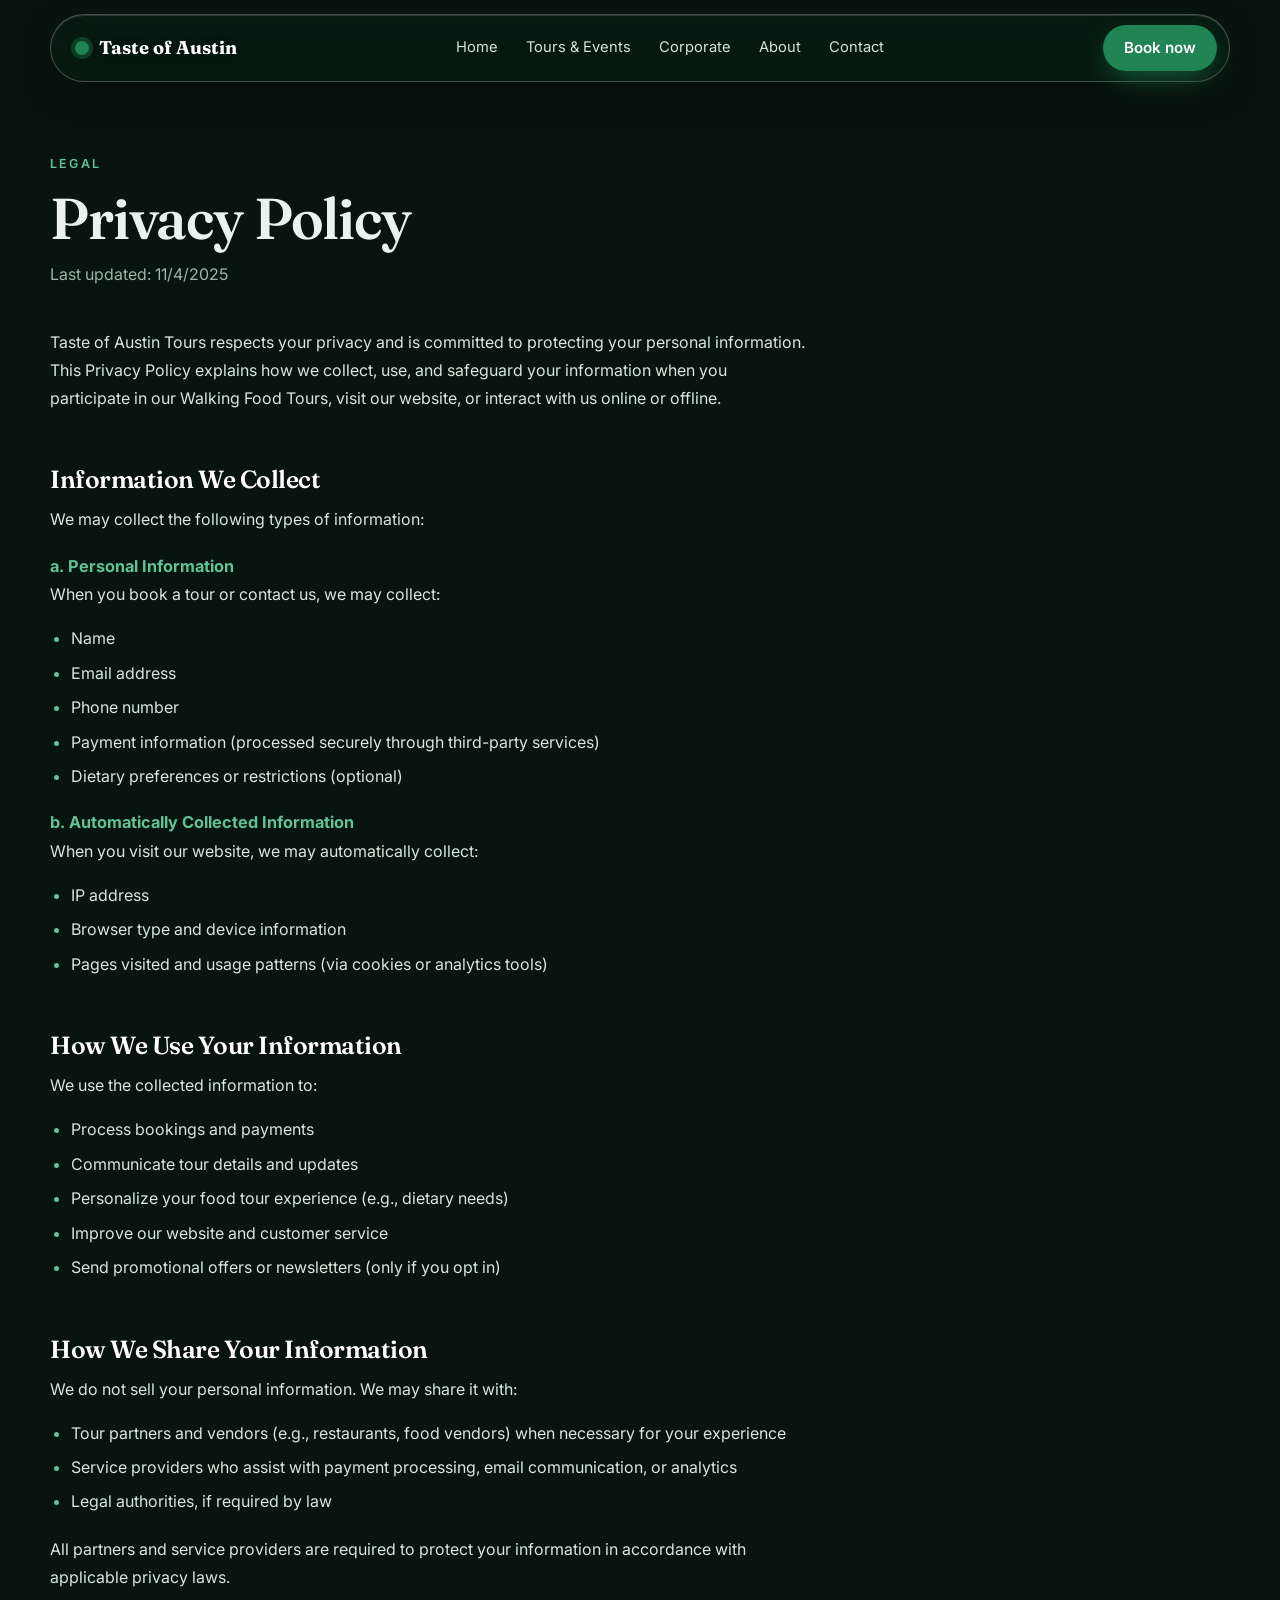
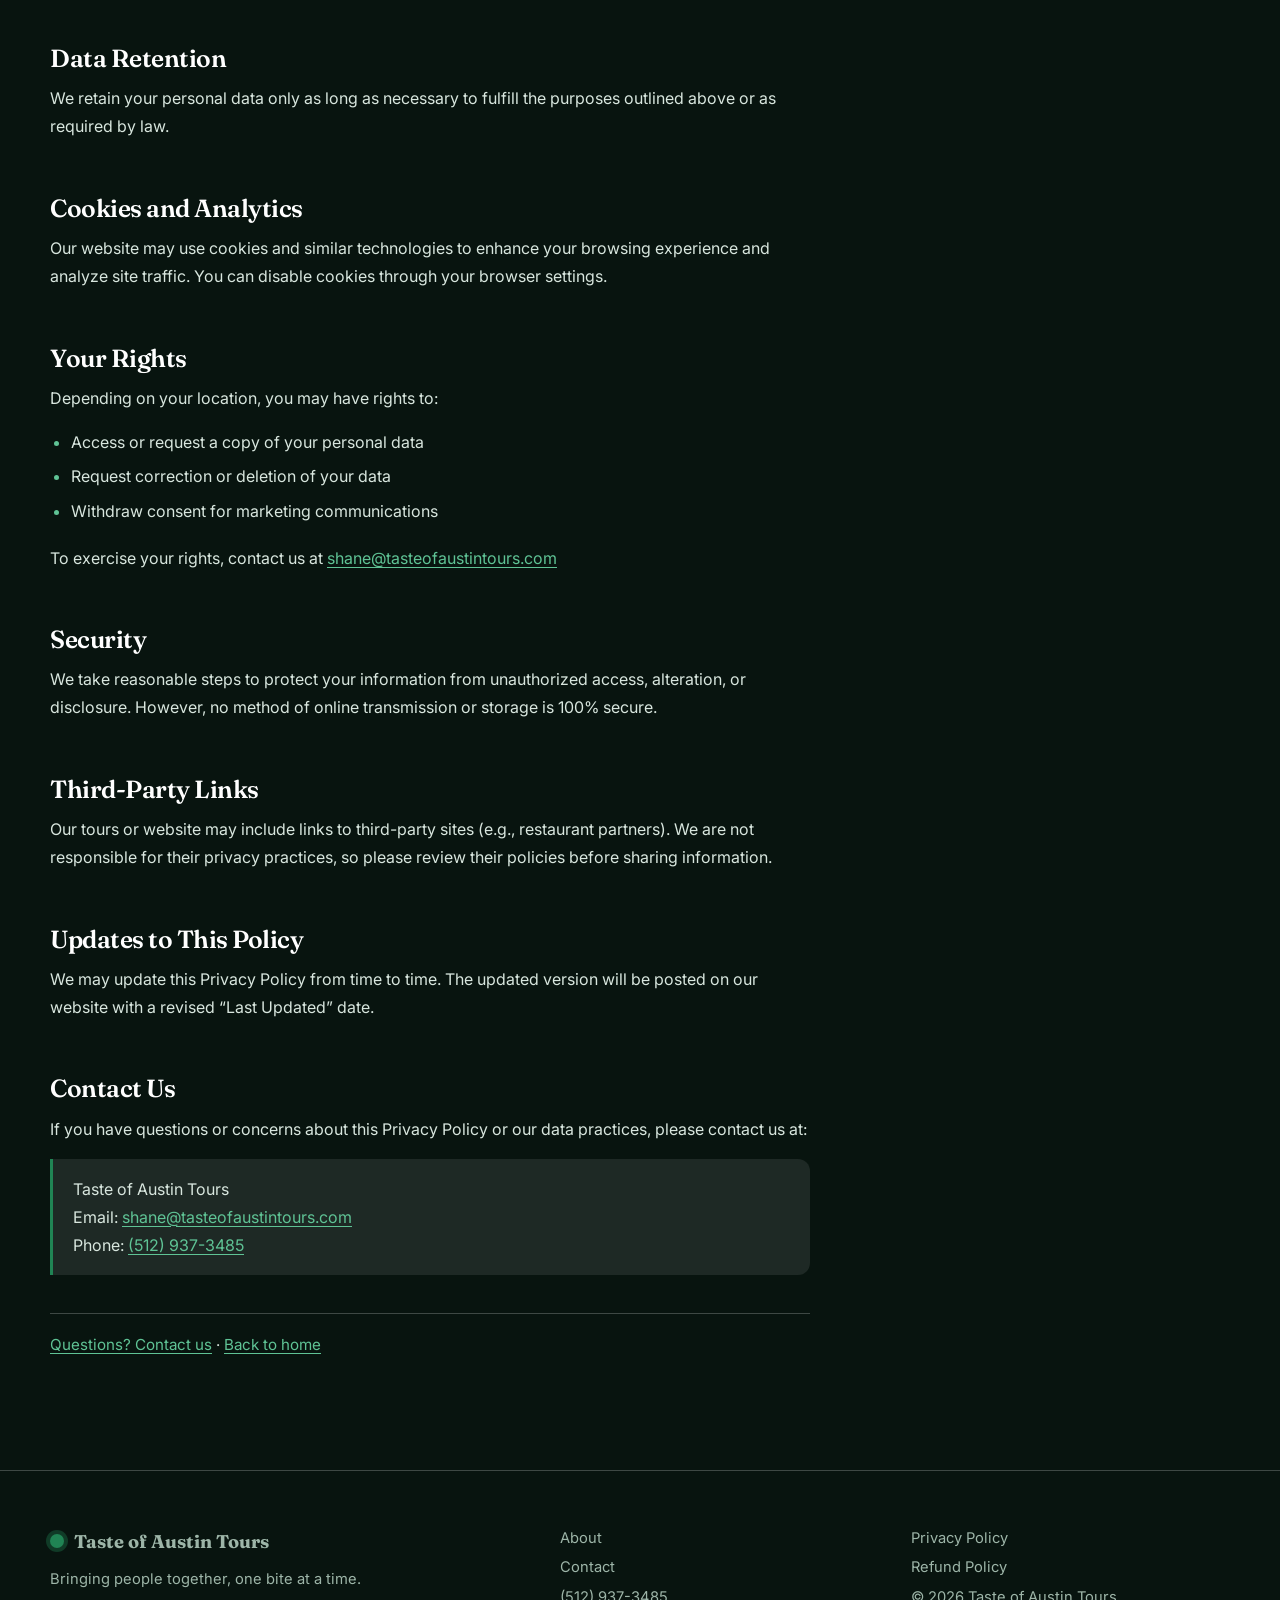
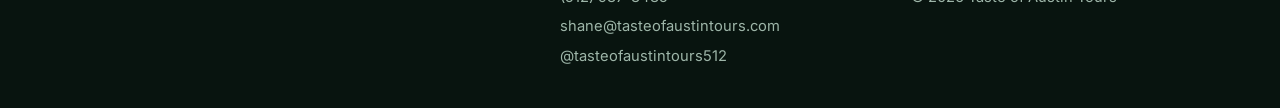
<file: privacy.html>
<!doctype html>
<html lang="en">
<head>
<meta charset="utf-8">
<meta name="viewport" content="width=device-width,initial-scale=1">
<title>Privacy Policy | Taste of Austin Tours</title>
<meta name="description" content="How Taste of Austin Tours collects, uses and protects your information.">
<meta name="theme-color" content="#208454">
<link rel="icon" href="favicon.svg" type="image/svg+xml">
<meta property="og:type" content="website"><meta property="og:site_name" content="Taste of Austin Tours">
<meta property="og:title" content="Privacy Policy | Taste of Austin Tours"><meta property="og:description" content="How Taste of Austin Tours collects, uses and protects your information.">
<meta property="og:url" content="https://www.tasteofaustintours.com/privacy.html"><meta property="og:image" content="https://www.tasteofaustintours.com/img/og.jpg">
<meta name="twitter:card" content="summary_large_image">
<link rel="canonical" href="https://www.tasteofaustintours.com/privacy.html">
<link rel="preconnect" href="https://fonts.googleapis.com">
<link rel="preconnect" href="https://fonts.gstatic.com" crossorigin>
<link href="https://fonts.googleapis.com/css2?family=Fraunces:ital,opsz,wght@0,9..144,500;0,9..144,700;1,9..144,500&family=Inter:wght@400;500;600&display=swap" rel="stylesheet">
<link rel="stylesheet" href="styles.css">
</head>
<body>
<svg width="0" height="0" style="position:absolute" aria-hidden="true"><defs><symbol id="i-clock" viewBox="0 0 24 24"><circle cx="12" cy="12" r="9"/><path d="M12 7v5l3 2"/></symbol><symbol id="i-route" viewBox="0 0 24 24"><circle cx="6" cy="19" r="2"/><circle cx="18" cy="5" r="2"/><path d="M8 19h8a3 3 0 0 0 0-6H8a3 3 0 0 1 0-6h8"/></symbol><symbol id="i-utensils" viewBox="0 0 24 24"><path d="M7 3v8M4 3v5a3 3 0 0 0 6 0V3M7 11v10M17 3c-2 2-3 4.5-3 7 0 1.5 1 2.5 3 2.5V21"/></symbol><symbol id="i-seat" viewBox="0 0 24 24"><path d="M7 4h10v7H7zM5 11h14v3H5zM7 14v6M17 14v6"/></symbol><symbol id="i-sparkles" viewBox="0 0 24 24"><path d="M12 3l1.8 5.2L19 10l-5.2 1.8L12 17l-1.8-5.2L5 10l5.2-1.8zM19 16l.8 2.2L22 19l-2.2.8L19 22l-.8-2.2L16 19l2.2-.8z"/></symbol><symbol id="i-users" viewBox="0 0 24 24"><path d="M16 20v-1.5a4 4 0 0 0-4-4H7a4 4 0 0 0-4 4V20"/><circle cx="9.5" cy="7" r="3.5"/><path d="M21 20v-1.5a4 4 0 0 0-3-3.9M16 3.2a3.5 3.5 0 0 1 0 6.6"/></symbol><symbol id="i-calendar" viewBox="0 0 24 24"><rect x="3" y="5" width="18" height="16" rx="2"/><path d="M3 10h18M8 3v4M16 3v4"/></symbol><symbol id="i-receipt" viewBox="0 0 24 24"><path d="M6 3h12v18l-3-2-3 2-3-2-3 2zM9 8h6M9 12h6"/></symbol><symbol id="i-star" viewBox="0 0 24 24"><path d="M12 3l2.8 6 6.2.7-4.6 4.3 1.2 6.5-5.6-3.3-5.6 3.3 1.2-6.5L3 9.7 9.2 9z"/></symbol><symbol id="i-briefcase" viewBox="0 0 24 24"><rect x="3" y="7" width="18" height="13" rx="2"/><path d="M9 7V5a2 2 0 0 1 2-2h2a2 2 0 0 1 2 2v2M3 13h18"/></symbol><symbol id="i-gift" viewBox="0 0 24 24"><rect x="3" y="8" width="18" height="4"/><path d="M5 12h14v9H5zM12 8v13M12 8c-2 0-4-1-4-2.5S9.5 3 12 8c2.5-5 4-3 4-2.5S14 8 12 8z"/></symbol><symbol id="i-leaf" viewBox="0 0 24 24"><path d="M5 19c0-9 5-14 15-14 0 10-5 15-14 15M5 19l8-8"/></symbol><symbol id="i-pin" viewBox="0 0 24 24"><path d="M12 21s-7-6.2-7-11a7 7 0 0 1 14 0c0 4.8-7 11-7 11z"/><circle cx="12" cy="10" r="2.5"/></symbol><symbol id="i-phone" viewBox="0 0 24 24"><path d="M5 4h4l2 5-2.5 1.5a11 11 0 0 0 5 5L15 13l5 2v4a2 2 0 0 1-2 2A16 16 0 0 1 3 6a2 2 0 0 1 2-2z"/></symbol><symbol id="i-mail" viewBox="0 0 24 24"><rect x="3" y="5" width="18" height="14" rx="2"/><path d="M3 7l9 6 9-6"/></symbol><symbol id="i-menu" viewBox="0 0 24 24"><path d="M4 6h16M4 12h16M4 18h16"/></symbol><symbol id="i-wine" viewBox="0 0 24 24"><path d="M8 3h8l-.5 6a3.5 3.5 0 0 1-7 0zM12 12.5V21M8 21h8"/></symbol><symbol id="i-heart" viewBox="0 0 24 24"><path d="M12 20s-8-5-8-11a4.5 4.5 0 0 1 8-2.5A4.5 4.5 0 0 1 20 9c0 6-8 11-8 11z"/></symbol><symbol id="i-key" viewBox="0 0 24 24"><circle cx="8" cy="15" r="4"/><path d="M11 12l9-9M16 7l3 3"/></symbol></defs></svg>
<header class="nav">
  <div class="wrap">
    <nav class="glass nav-inner" aria-label="Main">
      <a class="brand" href="index.html"><i></i>Taste of Austin</a>
      <div class="links">
        <a href="index.html">Home</a>
        <a href="events.html">Tours &amp; Events</a>
        <a href="corporate.html">Corporate</a>
        <a href="about.html">About</a>
        <a href="contact.html">Contact</a>
      </div>
      <a class="btn btn-primary desk" href="events.html">Book now</a>
      <button class="menu-btn" aria-label="Menu" aria-expanded="false"><svg class="i" aria-hidden="true"><use href="#i-menu"/></svg></button>
    </nav>
  </div>
</header>

<main>
<section class="legal-hero"><div class="wrap"><span class="eyebrow">Legal</span><h1>Privacy Policy</h1><p class="updated">Last updated: 11/4/2025</p></div></section>
<section class="legal"><div class="wrap"><article class="legal-body">
<p>Taste of Austin Tours respects your privacy and is committed to protecting your personal information. This Privacy Policy explains how we collect, use, and safeguard your information when you participate in our Walking Food Tours, visit our website, or interact with us online or offline.</p><h2>Information We Collect</h2><p>We may collect the following types of information:</p><h3>a. Personal Information</h3><p>When you book a tour or contact us, we may collect:</p><ul><li>Name</li><li>Email address</li><li>Phone number</li><li>Payment information (processed securely through third-party services)</li><li>Dietary preferences or restrictions (optional)</li></ul><h3>b. Automatically Collected Information</h3><p>When you visit our website, we may automatically collect:</p><ul><li>IP address</li><li>Browser type and device information</li><li>Pages visited and usage patterns (via cookies or analytics tools)</li></ul><h2>How We Use Your Information</h2><p>We use the collected information to:</p><ul><li>Process bookings and payments</li><li>Communicate tour details and updates</li><li>Personalize your food tour experience (e.g., dietary needs)</li><li>Improve our website and customer service</li><li>Send promotional offers or newsletters (only if you opt in)</li></ul><h2>How We Share Your Information</h2><p>We do not sell your personal information. We may share it with:</p><ul><li>Tour partners and vendors (e.g., restaurants, food vendors) when necessary for your experience</li><li>Service providers who assist with payment processing, email communication, or analytics</li><li>Legal authorities, if required by law</li></ul><p>All partners and service providers are required to protect your information in accordance with applicable privacy laws.</p><h2>Data Retention</h2><p>We retain your personal data only as long as necessary to fulfill the purposes outlined above or as required by law.</p><h2>Cookies and Analytics</h2><p>Our website may use cookies and similar technologies to enhance your browsing experience and analyze site traffic. You can disable cookies through your browser settings.</p><h2>Your Rights</h2><p>Depending on your location, you may have rights to:</p><ul><li>Access or request a copy of your personal data</li><li>Request correction or deletion of your data</li><li>Withdraw consent for marketing communications</li></ul><p>To exercise your rights, contact us at <a href="mailto:shane@tasteofaustintours.com">shane@tasteofaustintours.com</a></p><h2>Security</h2><p>We take reasonable steps to protect your information from unauthorized access, alteration, or disclosure. However, no method of online transmission or storage is 100% secure.</p><h2>Third-Party Links</h2><p>Our tours or website may include links to third-party sites (e.g., restaurant partners). We are not responsible for their privacy practices, so please review their policies before sharing information.</p><h2>Updates to This Policy</h2><p>We may update this Privacy Policy from time to time. The updated version will be posted on our website with a revised “Last Updated” date.</p><h2>Contact Us</h2><p>If you have questions or concerns about this Privacy Policy or our data practices, please contact us at:</p><p class="addr">Taste of Austin Tours<br>Email: <a href="mailto:shane@tasteofaustintours.com">shane@tasteofaustintours.com</a><br>Phone: <a href="tel:+15129373485">(512) 937-3485</a></p>
<p class="legal-back"><a href="contact.html">Questions? Contact us</a> · <a href="index.html">Back to home</a></p>
</article></div></section>
</main>

<footer>
  <div class="wrap foot-grid">
    <div><a class="brand" href="index.html"><i></i>Taste of Austin Tours</a><p style="margin-top:12px">Bringing people together, one bite at a time.</p></div>
    <div class="foot-links"><a href="about.html">About</a><a href="contact.html">Contact</a><a href="tel:+15129373485">(512) 937-3485</a><a href="mailto:shane@tasteofaustintours.com">shane@tasteofaustintours.com</a><a href="https://www.instagram.com/tasteofaustintours512" rel="noopener">@tasteofaustintours512</a></div>
    <div class="foot-links"><a href="privacy.html">Privacy Policy</a><a href="refund.html">Refund Policy</a><p>© 2026 Taste of Austin Tours</p></div>
  </div>
</footer>
<a class="btn btn-primary m-cta" href="events.html" data-hide="footer">Book a tour</a>
<script src="main.js"></script>
</body>
</html>
</file>
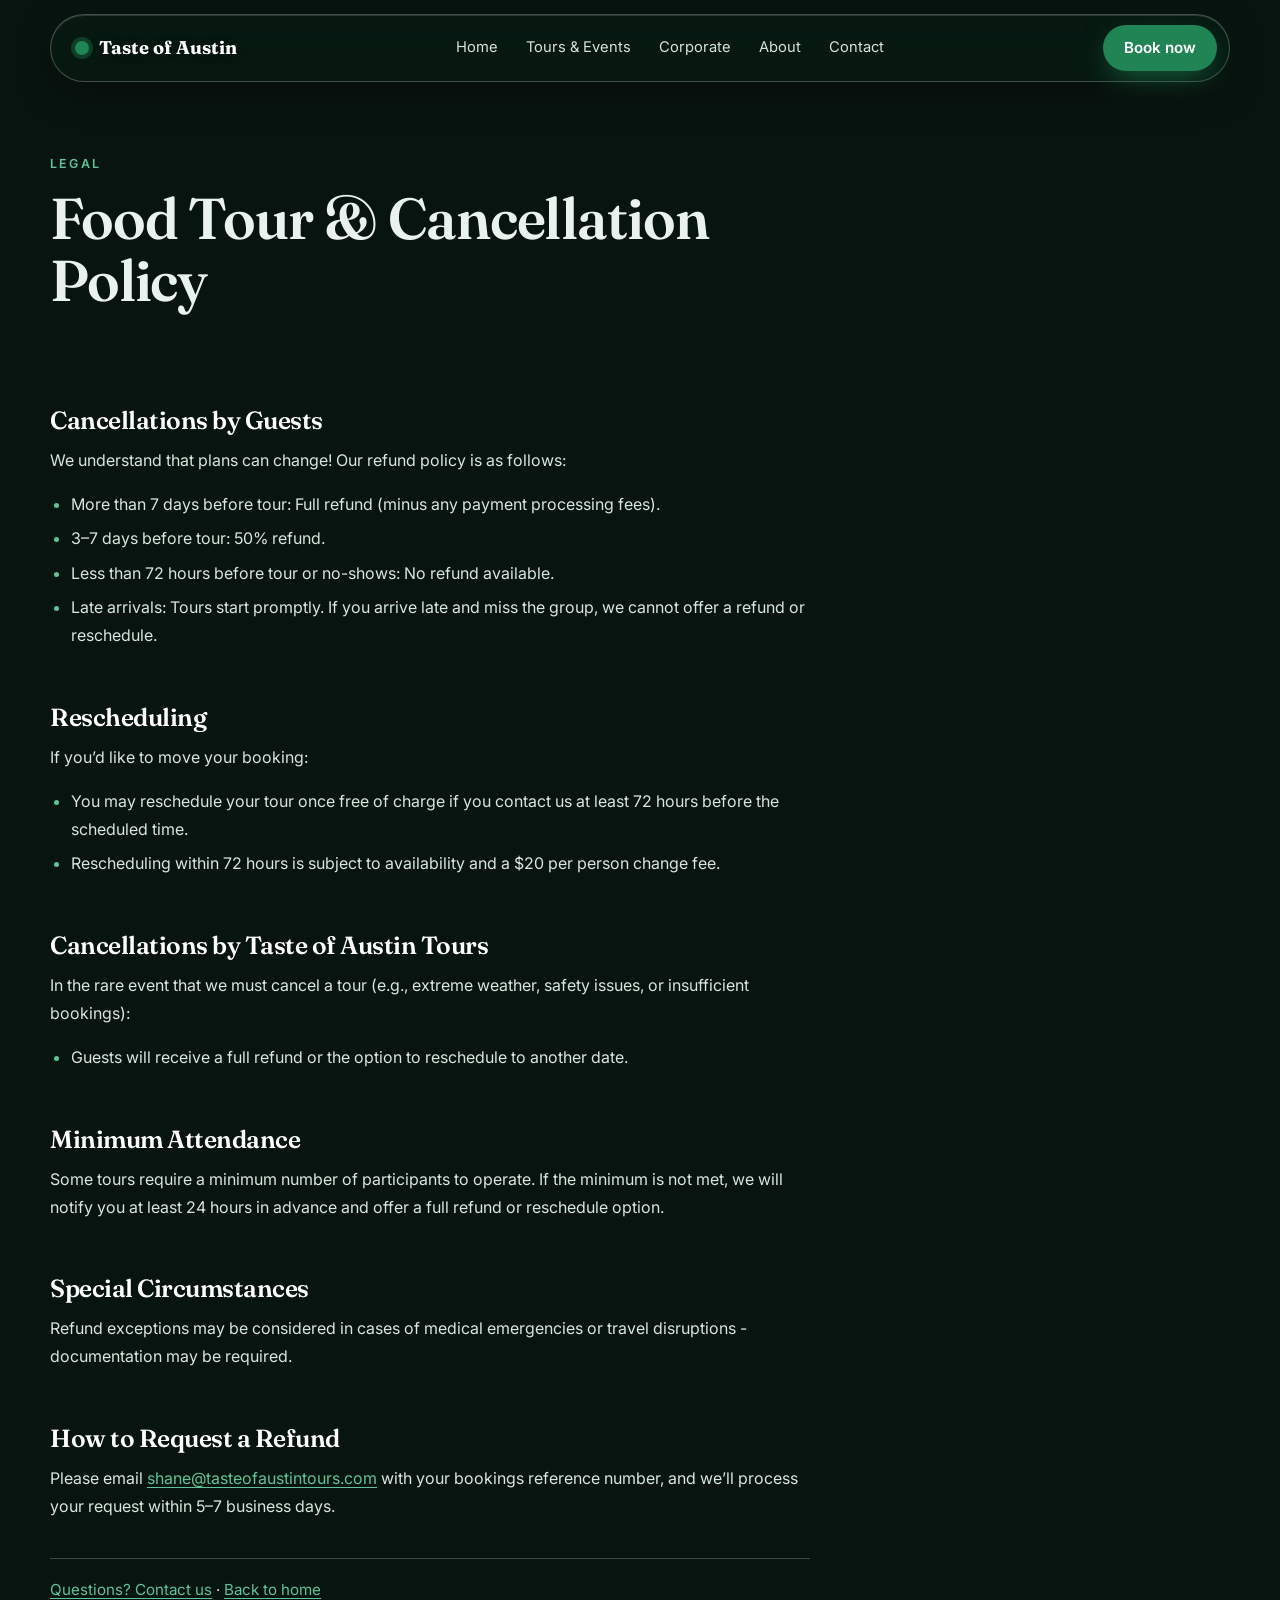
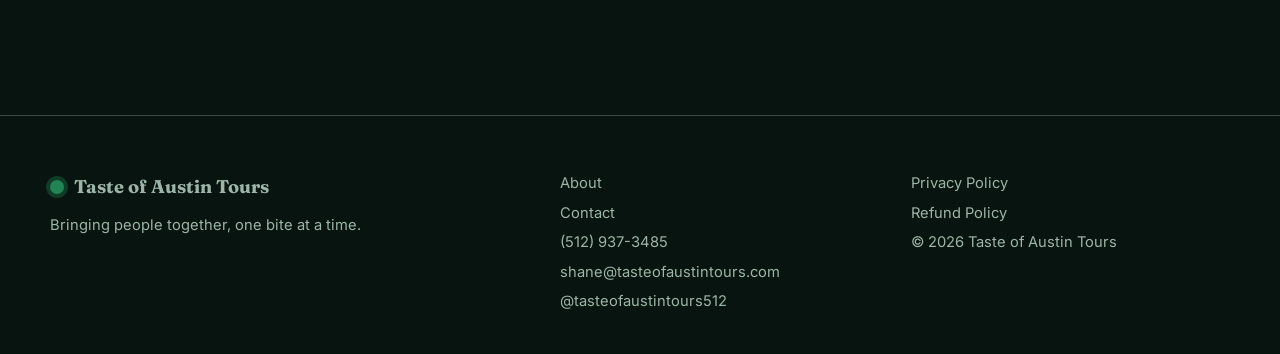
<file: refund.html>
<!doctype html>
<html lang="en">
<head>
<meta charset="utf-8">
<meta name="viewport" content="width=device-width,initial-scale=1">
<title>Food Tour & Cancellation Policy | Taste of Austin Tours</title>
<meta name="description" content="Cancellation, rescheduling and refund rules for Taste of Austin Tours.">
<meta name="theme-color" content="#208454">
<link rel="icon" href="favicon.svg" type="image/svg+xml">
<meta property="og:type" content="website"><meta property="og:site_name" content="Taste of Austin Tours">
<meta property="og:title" content="Food Tour & Cancellation Policy | Taste of Austin Tours"><meta property="og:description" content="Cancellation, rescheduling and refund rules for Taste of Austin Tours.">
<meta property="og:url" content="https://www.tasteofaustintours.com/refund.html"><meta property="og:image" content="https://www.tasteofaustintours.com/img/og.jpg">
<meta name="twitter:card" content="summary_large_image">
<link rel="canonical" href="https://www.tasteofaustintours.com/refund.html">
<link rel="preconnect" href="https://fonts.googleapis.com">
<link rel="preconnect" href="https://fonts.gstatic.com" crossorigin>
<link href="https://fonts.googleapis.com/css2?family=Fraunces:ital,opsz,wght@0,9..144,500;0,9..144,700;1,9..144,500&family=Inter:wght@400;500;600&display=swap" rel="stylesheet">
<link rel="stylesheet" href="styles.css">
</head>
<body>
<svg width="0" height="0" style="position:absolute" aria-hidden="true"><defs><symbol id="i-clock" viewBox="0 0 24 24"><circle cx="12" cy="12" r="9"/><path d="M12 7v5l3 2"/></symbol><symbol id="i-route" viewBox="0 0 24 24"><circle cx="6" cy="19" r="2"/><circle cx="18" cy="5" r="2"/><path d="M8 19h8a3 3 0 0 0 0-6H8a3 3 0 0 1 0-6h8"/></symbol><symbol id="i-utensils" viewBox="0 0 24 24"><path d="M7 3v8M4 3v5a3 3 0 0 0 6 0V3M7 11v10M17 3c-2 2-3 4.5-3 7 0 1.5 1 2.5 3 2.5V21"/></symbol><symbol id="i-seat" viewBox="0 0 24 24"><path d="M7 4h10v7H7zM5 11h14v3H5zM7 14v6M17 14v6"/></symbol><symbol id="i-sparkles" viewBox="0 0 24 24"><path d="M12 3l1.8 5.2L19 10l-5.2 1.8L12 17l-1.8-5.2L5 10l5.2-1.8zM19 16l.8 2.2L22 19l-2.2.8L19 22l-.8-2.2L16 19l2.2-.8z"/></symbol><symbol id="i-users" viewBox="0 0 24 24"><path d="M16 20v-1.5a4 4 0 0 0-4-4H7a4 4 0 0 0-4 4V20"/><circle cx="9.5" cy="7" r="3.5"/><path d="M21 20v-1.5a4 4 0 0 0-3-3.9M16 3.2a3.5 3.5 0 0 1 0 6.6"/></symbol><symbol id="i-calendar" viewBox="0 0 24 24"><rect x="3" y="5" width="18" height="16" rx="2"/><path d="M3 10h18M8 3v4M16 3v4"/></symbol><symbol id="i-receipt" viewBox="0 0 24 24"><path d="M6 3h12v18l-3-2-3 2-3-2-3 2zM9 8h6M9 12h6"/></symbol><symbol id="i-star" viewBox="0 0 24 24"><path d="M12 3l2.8 6 6.2.7-4.6 4.3 1.2 6.5-5.6-3.3-5.6 3.3 1.2-6.5L3 9.7 9.2 9z"/></symbol><symbol id="i-briefcase" viewBox="0 0 24 24"><rect x="3" y="7" width="18" height="13" rx="2"/><path d="M9 7V5a2 2 0 0 1 2-2h2a2 2 0 0 1 2 2v2M3 13h18"/></symbol><symbol id="i-gift" viewBox="0 0 24 24"><rect x="3" y="8" width="18" height="4"/><path d="M5 12h14v9H5zM12 8v13M12 8c-2 0-4-1-4-2.5S9.5 3 12 8c2.5-5 4-3 4-2.5S14 8 12 8z"/></symbol><symbol id="i-leaf" viewBox="0 0 24 24"><path d="M5 19c0-9 5-14 15-14 0 10-5 15-14 15M5 19l8-8"/></symbol><symbol id="i-pin" viewBox="0 0 24 24"><path d="M12 21s-7-6.2-7-11a7 7 0 0 1 14 0c0 4.8-7 11-7 11z"/><circle cx="12" cy="10" r="2.5"/></symbol><symbol id="i-phone" viewBox="0 0 24 24"><path d="M5 4h4l2 5-2.5 1.5a11 11 0 0 0 5 5L15 13l5 2v4a2 2 0 0 1-2 2A16 16 0 0 1 3 6a2 2 0 0 1 2-2z"/></symbol><symbol id="i-mail" viewBox="0 0 24 24"><rect x="3" y="5" width="18" height="14" rx="2"/><path d="M3 7l9 6 9-6"/></symbol><symbol id="i-menu" viewBox="0 0 24 24"><path d="M4 6h16M4 12h16M4 18h16"/></symbol><symbol id="i-wine" viewBox="0 0 24 24"><path d="M8 3h8l-.5 6a3.5 3.5 0 0 1-7 0zM12 12.5V21M8 21h8"/></symbol><symbol id="i-heart" viewBox="0 0 24 24"><path d="M12 20s-8-5-8-11a4.5 4.5 0 0 1 8-2.5A4.5 4.5 0 0 1 20 9c0 6-8 11-8 11z"/></symbol><symbol id="i-key" viewBox="0 0 24 24"><circle cx="8" cy="15" r="4"/><path d="M11 12l9-9M16 7l3 3"/></symbol></defs></svg>
<header class="nav">
  <div class="wrap">
    <nav class="glass nav-inner" aria-label="Main">
      <a class="brand" href="index.html"><i></i>Taste of Austin</a>
      <div class="links">
        <a href="index.html">Home</a>
        <a href="events.html">Tours &amp; Events</a>
        <a href="corporate.html">Corporate</a>
        <a href="about.html">About</a>
        <a href="contact.html">Contact</a>
      </div>
      <a class="btn btn-primary desk" href="events.html">Book now</a>
      <button class="menu-btn" aria-label="Menu" aria-expanded="false"><svg class="i" aria-hidden="true"><use href="#i-menu"/></svg></button>
    </nav>
  </div>
</header>

<main>
<section class="legal-hero"><div class="wrap"><span class="eyebrow">Legal</span><h1>Food Tour &amp; Cancellation Policy</h1></div></section>
<section class="legal"><div class="wrap"><article class="legal-body">
<h2>Cancellations by Guests</h2><p>We understand that plans can change! Our refund policy is as follows:</p><ul><li>More than 7 days before tour: Full refund (minus any payment processing fees).</li><li>3–7 days before tour: 50% refund.</li><li>Less than 72 hours before tour or no-shows: No refund available.</li><li>Late arrivals: Tours start promptly. If you arrive late and miss the group, we cannot offer a refund or reschedule.</li></ul><h2>Rescheduling</h2><p>If you’d like to move your booking:</p><ul><li>You may reschedule your tour once free of charge if you contact us at least 72 hours before the scheduled time.</li><li>Rescheduling within 72 hours is subject to availability and a $20 per person change fee.</li></ul><h2>Cancellations by Taste of Austin Tours</h2><p>In the rare event that we must cancel a tour (e.g., extreme weather, safety issues, or insufficient bookings):</p><ul><li>Guests will receive a full refund or the option to reschedule to another date.</li></ul><h2>Minimum Attendance</h2><p>Some tours require a minimum number of participants to operate. If the minimum is not met, we will notify you at least 24 hours in advance and offer a full refund or reschedule option.</p><h2>Special Circumstances</h2><p>Refund exceptions may be considered in cases of medical emergencies or travel disruptions - documentation may be required.</p><h2>How to Request a Refund</h2><p>Please email <a href="mailto:shane@tasteofaustintours.com">shane@tasteofaustintours.com</a> with your bookings reference number, and we’ll process your request within 5–7 business days.</p>
<p class="legal-back"><a href="contact.html">Questions? Contact us</a> · <a href="index.html">Back to home</a></p>
</article></div></section>
</main>

<footer>
  <div class="wrap foot-grid">
    <div><a class="brand" href="index.html"><i></i>Taste of Austin Tours</a><p style="margin-top:12px">Bringing people together, one bite at a time.</p></div>
    <div class="foot-links"><a href="about.html">About</a><a href="contact.html">Contact</a><a href="tel:+15129373485">(512) 937-3485</a><a href="mailto:shane@tasteofaustintours.com">shane@tasteofaustintours.com</a><a href="https://www.instagram.com/tasteofaustintours512" rel="noopener">@tasteofaustintours512</a></div>
    <div class="foot-links"><a href="privacy.html">Privacy Policy</a><a href="refund.html">Refund Policy</a><p>© 2026 Taste of Austin Tours</p></div>
  </div>
</footer>
<a class="btn btn-primary m-cta" href="events.html" data-hide="footer">Book a tour</a>
<script src="main.js"></script>
</body>
</html>
</file>
<file: styles.css>
:root{
  --primary:#208454;
  --primary-600:#1a6b45;
  --primary-300:#5fc395;
  --ink:#08140f;
  --ink-2:#0d1f17;
  --paper:#f5f8f6;
  --text:#e9f2ed;
  --muted:#9db5a8;
  --glass:rgba(255,255,255,.09);
  --glass-strong:rgba(255,255,255,.16);
  --glass-border:rgba(255,255,255,.22);
  --radius:22px;
  --shadow:0 30px 80px -20px rgba(0,0,0,.55);
  --font:"Inter",system-ui,-apple-system,"Segoe UI",sans-serif;
  --display:"Fraunces",Georgia,serif;
}
*{box-sizing:border-box;margin:0}
html{scroll-behavior:smooth}
body{font-family:var(--font);background:var(--ink);color:var(--text);line-height:1.6;-webkit-font-smoothing:antialiased;overflow-x:hidden}
img{display:block;max-width:100%}
a{color:inherit;text-decoration:none}
.wrap{width:min(1180px,100% - 32px);margin-inline:auto}
h1,h2,h3{font-family:var(--display);font-weight:600;line-height:1.08;letter-spacing:-.02em}
h2{font-size:clamp(2rem,4.5vw,3.4rem)}
.eyebrow{display:inline-block;font-size:.78rem;font-weight:600;letter-spacing:.18em;text-transform:uppercase;color:var(--primary-300);margin-bottom:14px}
.glass{background:var(--glass);border:1px solid var(--glass-border);backdrop-filter:blur(22px) saturate(160%);-webkit-backdrop-filter:blur(22px) saturate(160%);border-radius:var(--radius);box-shadow:var(--shadow)}
.btn{display:inline-flex;align-items:center;justify-content:center;gap:8px;padding:14px 26px;border-radius:999px;font-weight:600;font-size:.95rem;border:1px solid transparent;cursor:pointer;transition:transform .2s,background .2s,box-shadow .2s;font-family:inherit}
.btn-primary{background:var(--primary);color:#fff;box-shadow:0 10px 30px -8px rgba(32,132,84,.8)}
.btn-primary:hover{background:#26a068;transform:translateY(-2px)}
.btn-ghost{background:var(--glass);border-color:var(--glass-border);color:#fff;backdrop-filter:blur(12px)}
.btn-ghost:hover{background:var(--glass-strong)}
:focus-visible{outline:3px solid var(--primary-300);outline-offset:3px}

/* nav */
.nav{position:fixed;inset:14px 0 auto;z-index:50}
.nav-inner{display:flex;align-items:center;justify-content:space-between;padding:10px 12px 10px 24px;border-radius:999px}
.brand{font-family:var(--display);font-weight:700;font-size:1.15rem;display:flex;align-items:center;gap:10px}
.brand i{width:14px;height:14px;border-radius:50%;background:var(--primary);box-shadow:0 0 0 4px rgba(32,132,84,.35)}
.links{display:flex;gap:28px;font-size:.92rem;color:var(--text)}
.links a{opacity:.8}.links a:hover{opacity:1}
.nav .btn{padding:10px 20px}
.menu-btn{display:none;background:none;border:0;color:#fff;font-size:1.5rem;cursor:pointer}

/* hero */
.hero{position:relative;min-height:100svh;display:grid;align-items:center;padding:130px 0 90px;overflow:hidden;isolation:isolate}
.layer{position:absolute;will-change:transform}
.bg{inset:-8% 0;background:url(img/g1.jpg) center/cover;z-index:-3;filter:saturate(1.1)}
.hero::before{content:"";position:absolute;inset:0;z-index:-2;background:linear-gradient(100deg,rgba(8,20,15,.92) 8%,rgba(12,52,34,.62) 55%,rgba(32,132,84,.28));}
.blob{border-radius:50%;filter:blur(70px);z-index:-2;opacity:.7}
.blob.a{width:420px;height:420px;background:var(--primary);top:6%;right:12%}
.blob.b{width:300px;height:300px;background:#5fc395;bottom:4%;left:40%;opacity:.35}
.hero-grid{display:grid;grid-template-columns:1.05fr .95fr;gap:48px;align-items:center}
.hero h1{font-size:clamp(2.8rem,7vw,5.4rem);margin-bottom:22px}
.hero h1 em{font-style:italic;color:var(--primary-300)}
.hero p.lead{font-size:1.15rem;color:#d3e3da;max-width:520px;margin-bottom:32px}
.cta-row{display:flex;gap:14px;flex-wrap:wrap}
.proof{display:flex;gap:28px;margin-top:40px;flex-wrap:wrap}
.proof b{display:block;font-family:var(--display);font-size:1.8rem}
.proof span{font-size:.82rem;color:var(--muted)}
.stack{position:relative;height:560px}
.card-img{position:absolute;border-radius:var(--radius);overflow:hidden;border:1px solid var(--glass-border);box-shadow:var(--shadow)}
.card-img img{width:100%;height:100%;object-fit:cover}
.ci1{width:62%;height:62%;top:0;right:0}
.ci2{width:52%;height:46%;bottom:2%;left:0}
.float-chip{position:absolute;padding:14px 18px;display:flex;gap:12px;align-items:center;font-size:.88rem}
.float-chip b{display:block;font-size:1rem}
.fc1{left:2%;top:14%}
.fc2{right:4%;bottom:6%}
.dot{width:38px;height:38px;border-radius:50%;background:var(--primary);display:grid;place-items:center;font-size:1.1rem}

/* booking bar */
.book-wrap{position:relative;z-index:5;margin-top:-64px}
.book{padding:26px;display:grid;grid-template-columns:1.4fr 1fr 1fr auto;gap:16px;align-items:end;background:rgba(14,36,26,.72)}
.field label{display:block;font-size:.72rem;letter-spacing:.14em;text-transform:uppercase;color:var(--muted);margin-bottom:6px;font-weight:600}
.field select,.field input,.field textarea{width:100%;padding:13px 14px;border-radius:14px;background:rgba(255,255,255,.08);border:1px solid var(--glass-border);color:#fff;font:inherit;font-size:.98rem;color-scheme:dark}
.field select option{color:#111}
.field textarea{resize:vertical;min-height:110px}
.book-total{grid-column:1/-1;display:flex;justify-content:space-between;color:var(--muted);font-size:.9rem;border-top:1px solid var(--glass-border);padding-top:14px;margin-top:2px}
.book-total strong{color:#fff;font-size:1.1rem}

/* sections */
section{padding:110px 0}
.head{max-width:640px;margin-bottom:54px}
.head p{color:var(--muted);margin-top:14px;font-size:1.05rem}
.events{background:linear-gradient(180deg,var(--ink),var(--ink-2))}
.event-grid{display:grid;grid-template-columns:repeat(3,1fr);gap:24px}
.event{display:flex;flex-direction:column;overflow:hidden;transition:transform .35s}
.event:hover{transform:translateY(-8px)}
.event .pic{height:240px;overflow:hidden}
.event .pic img{width:100%;height:100%;object-fit:cover;transition:transform .8s}
.event:hover .pic img{transform:scale(1.07)}
.event .body{padding:26px;display:flex;flex-direction:column;gap:12px;flex:1}
.tag{align-self:flex-start;padding:5px 12px;border-radius:999px;font-size:.72rem;font-weight:700;letter-spacing:.1em;text-transform:uppercase;background:rgba(32,132,84,.35);color:var(--primary-300);border:1px solid rgba(95,195,149,.4)}
.event h3{font-size:1.6rem}
.event p{color:var(--muted);font-size:.95rem}
.meta{display:flex;gap:16px;font-size:.85rem;color:#cfe0d6;flex-wrap:wrap}
.event .foot{margin-top:auto;display:flex;justify-content:space-between;align-items:center;padding-top:10px}
.price{font-family:var(--display);font-size:1.7rem}
.price small{font-family:var(--font);font-size:.72rem;color:var(--muted);display:block}
.event.featured{border-color:rgba(95,195,149,.7);background:linear-gradient(160deg,rgba(32,132,84,.35),rgba(255,255,255,.07))}

/* how it works parallax band */
.band{position:relative;overflow:hidden;isolation:isolate;padding:130px 0}
.band .bg2{position:absolute;inset:-15% 0;background:url(img/queso.jpg) center/cover;z-index:-2}
.band::before{content:"";position:absolute;inset:0;background:rgba(8,20,15,.78);z-index:-1}
.steps{display:grid;grid-template-columns:repeat(3,1fr);gap:22px}
.step{padding:30px}
.step .n{font-family:var(--display);font-size:3rem;color:var(--primary-300);line-height:1}
.step h3{font-size:1.35rem;margin:12px 0 8px}
.step p{color:#c9dbd1;font-size:.95rem}

/* about */
.about-grid{display:grid;grid-template-columns:.9fr 1.1fr;gap:64px;align-items:center}
.about-img{border-radius:var(--radius);overflow:hidden;position:relative;aspect-ratio:4/5;border:1px solid var(--glass-border)}
.about-img img{width:100%;height:100%;object-fit:cover}
.about p{color:#c9dbd1;margin-top:18px}
.ticks{list-style:none;padding:0;margin:26px 0 32px;display:grid;gap:10px}
.ticks li{display:flex;gap:12px}
.ticks li::before{content:"✓";flex:none;width:24px;height:24px;border-radius:50%;background:var(--primary);display:grid;place-items:center;font-size:.8rem;font-weight:700}

/* corporate teaser / cta */
.corp{padding:0 0 110px}
.corp-card{position:relative;overflow:hidden;padding:64px;display:grid;grid-template-columns:1.2fr .8fr;gap:40px;align-items:center;background:linear-gradient(135deg,rgba(32,132,84,.55),rgba(13,31,23,.8))}
.corp-card p{color:#d3e3da;margin:16px 0 28px;max-width:520px}
.corp-list{display:grid;gap:12px}
.corp-list div{padding:16px 20px;border-radius:16px;background:var(--glass);border:1px solid var(--glass-border);display:flex;justify-content:space-between;font-size:.95rem}
.corp-list b{color:var(--primary-300)}

/* footer */
footer{border-top:1px solid var(--glass-border);padding:56px 0 40px;background:var(--ink)}
.foot-grid{display:flex;justify-content:space-between;gap:30px;flex-wrap:wrap}
footer p,footer a{color:var(--muted);font-size:.92rem}
footer a:hover{color:#fff}
.foot-links{display:grid;gap:6px}

/* corporate page */
.page-hero{min-height:78svh;padding-bottom:70px}
.page-hero .bg{background-image:url(img/g2.jpg)}
.feat-grid{display:grid;grid-template-columns:repeat(3,1fr);gap:22px}
.feat{padding:30px}
.feat .ico{width:46px;height:46px;border-radius:14px;background:var(--primary);display:grid;place-items:center;font-size:1.3rem;margin-bottom:16px}
.feat h3{font-size:1.3rem;margin-bottom:8px}
.feat p{color:var(--muted);font-size:.95rem}
.pkg-grid{display:grid;grid-template-columns:repeat(3,1fr);gap:24px}
.pkg{padding:34px;display:flex;flex-direction:column;gap:14px}
.pkg.pop{border-color:rgba(95,195,149,.8);background:linear-gradient(160deg,rgba(32,132,84,.4),rgba(255,255,255,.07))}
.pkg h3{font-size:1.6rem}
.pkg ul{list-style:none;padding:0;display:grid;gap:8px;color:#cfe0d6;font-size:.94rem}
.pkg li::before{content:"•";color:var(--primary-300);margin-right:10px}
.inquiry{padding:44px;display:grid;grid-template-columns:.8fr 1.2fr;gap:48px}
.inquiry form{display:grid;grid-template-columns:1fr 1fr;gap:16px}
.inquiry .full{grid-column:1/-1}
.note{font-size:.82rem;color:var(--muted)}
.ok{display:none;padding:14px 18px;border-radius:14px;background:rgba(32,132,84,.35);border:1px solid var(--primary-300)}

/* reveal */
.rv{opacity:0;transform:translateY(34px);transition:opacity .9s,transform .9s cubic-bezier(.2,.7,.2,1)}
.rv.in{opacity:1;transform:none}

@media(max-width:980px){
  .hero-grid,.about-grid,.corp-card,.inquiry{grid-template-columns:1fr}
  .stack{height:420px}
  .book{grid-template-columns:1fr 1fr}
  .book .btn{grid-column:1/-1}
  .event-grid,.steps,.feat-grid,.pkg-grid{grid-template-columns:1fr}
  .corp-card,.inquiry{padding:30px}
  .links{display:none;position:absolute;top:70px;left:0;right:0;flex-direction:column;padding:22px;gap:16px;background:rgba(10,28,20,.95);border-radius:var(--radius);border:1px solid var(--glass-border)}
  .links.open{display:flex}
  .menu-btn{display:block}
  .nav .btn.desk{display:none}
  .inquiry form{grid-template-columns:1fr}
}
@media(max-width:560px){.book{grid-template-columns:1fr}}
@media(prefers-reduced-motion:reduce){*{transition:none!important;scroll-behavior:auto}.rv{opacity:1;transform:none}}

/* ---------- hover & motion polish ---------- */
@media (hover:hover){
  /* nav */
  .links a{position:relative;padding:4px 0}
  .links a::after{content:"";position:absolute;left:0;bottom:-2px;height:2px;width:100%;background:var(--primary-300);transform:scaleX(0);transform-origin:right;transition:transform .35s}
  .links a:hover::after{transform:scaleX(1);transform-origin:left}
  .brand i{transition:transform .4s,box-shadow .4s}
  .brand:hover i{transform:scale(1.35) rotate(90deg);box-shadow:0 0 0 8px rgba(32,132,84,.3)}

  /* buttons: shine sweep + lift */
  .btn{position:relative;overflow:hidden}
  .btn::before{content:"";position:absolute;top:0;left:-80%;width:50%;height:100%;background:linear-gradient(100deg,transparent,rgba(255,255,255,.35),transparent);transform:skewX(-20deg);transition:left .6s}
  .btn:hover::before{left:130%}
  .btn:hover{transform:translateY(-3px) scale(1.03)}
  .btn-primary:hover{box-shadow:0 18px 40px -8px rgba(32,132,84,.95)}
  .btn:active{transform:translateY(0) scale(.98)}

  /* glass cards: light follows the cursor */
  .glass{transition:opacity .9s,transform .35s,border-color .35s,background .35s,box-shadow .35s}
  .glass.spot{position:relative}
  .glass.spot::after{content:"";position:absolute;inset:0;border-radius:inherit;pointer-events:none;opacity:0;transition:opacity .3s;background:radial-gradient(380px circle at var(--mx,50%) var(--my,50%),rgba(95,195,149,.26),transparent 60%)}
  .glass.spot:hover::after{opacity:1}
  .glass.spot:hover{border-color:rgba(95,195,149,.7)}

  /* event cards */
  .event:hover{box-shadow:0 40px 90px -20px rgba(32,132,84,.55)}
  .event .tag{transition:background .3s,transform .3s}
  .event:hover .tag{background:var(--primary);color:#fff;transform:translateX(4px)}
  .meta span{transition:color .3s,transform .3s}
  .event:hover .meta span{color:#fff}
  .meta span:hover{transform:translateY(-2px)}
  .price{transition:color .3s,transform .3s}
  .event:hover .price{color:var(--primary-300);transform:scale(1.06);transform-origin:left}

  /* steps, features, packages */
  .step,.feat,.pkg{transition:transform .35s,border-color .35s,box-shadow .35s,background .35s}
  .step:hover,.feat:hover,.pkg:hover{transform:translateY(-10px)}
  .step:hover{background:var(--glass-strong)}
  .step .n{transition:transform .4s,color .3s}
  .step:hover .n{transform:scale(1.2) translateX(6px);color:#fff}
  .feat .ico{transition:transform .4s,box-shadow .4s}
  .feat:hover .ico{transform:rotate(-12deg) scale(1.2);box-shadow:0 10px 26px -6px rgba(32,132,84,.9)}
  .pkg:hover{box-shadow:0 36px 80px -20px rgba(32,132,84,.55)}
  .pkg li{transition:transform .25s,color .25s}
  .pkg li:hover{transform:translateX(8px);color:#fff}

  /* hero */
  .proof>div{transition:transform .3s}
  .proof>div:hover{transform:translateY(-5px)}
  .proof b{transition:color .3s}
  .proof>div:hover b{color:var(--primary-300)}
  .card-img img{transition:transform 1s}
  .card-img:hover img{transform:scale(1.08)}
  .card-img{transition:box-shadow .4s,border-color .4s}
  .card-img:hover{border-color:var(--primary-300);box-shadow:0 30px 80px -10px rgba(32,132,84,.8)}
  .float-chip:hover{transform:scale(1.08);background:var(--glass-strong)}
  .dot{transition:transform .5s}
  .float-chip:hover .dot{transform:rotate(360deg)}

  /* booking bar */
  .book{transition:box-shadow .4s,border-color .4s}
  .book:hover{border-color:rgba(95,195,149,.6);box-shadow:0 30px 90px -20px rgba(32,132,84,.6)}
  .field select,.field input,.field textarea{transition:border-color .25s,background .25s,transform .25s,box-shadow .25s}
  .field select:hover,.field input:hover,.field textarea:hover{border-color:var(--primary-300);background:rgba(255,255,255,.13);transform:translateY(-2px)}
  .field select:focus,.field input:focus,.field textarea:focus{border-color:var(--primary-300);box-shadow:0 0 0 4px rgba(32,132,84,.35);outline:0}

  /* about + corporate */
  .about-img img{transition:transform 1s}
  .about-img:hover img{transform:scale(1.06) rotate(1deg)}
  .ticks li{transition:transform .3s}
  .ticks li:hover{transform:translateX(8px)}
  .corp-list div{transition:transform .3s,background .3s,border-color .3s}
  .corp-list div:hover{transform:translateX(-10px) scale(1.02);background:var(--glass-strong);border-color:var(--primary-300)}
  .corp-card{transition:box-shadow .4s}
  .corp-card:hover{box-shadow:0 40px 100px -20px rgba(32,132,84,.65)}

  /* footer */
  footer a{transition:color .25s,transform .25s;display:inline-block}
  footer a:hover{transform:translateX(5px)}
}
@keyframes bob{0%,100%{translate:0 0}50%{translate:0 -10px}}
.float-chip{animation:bob 5s ease-in-out infinite}
.fc2{animation-delay:-2.5s}
@keyframes pulse{0%{box-shadow:0 0 0 0 rgba(95,195,149,.6)}100%{box-shadow:0 0 0 16px rgba(95,195,149,0)}}
.nav .btn-primary{animation:pulse 2.4s infinite}

/* svg icons */
.i{width:1.15em;height:1.15em;stroke:currentColor;fill:none;stroke-width:1.8;stroke-linecap:round;stroke-linejoin:round;vertical-align:-.22em;flex:none}
.meta span{display:inline-flex;align-items:center;gap:6px}
.meta .i{color:var(--primary-300)}
.dot .i,.ico .i{width:20px;height:20px;color:#fff}
.menu-btn .i{width:26px;height:26px}
.foot-links a .i,.inquiry a .i{color:var(--primary-300);margin-right:6px}
/* events filters */
.filters{display:flex;gap:10px;flex-wrap:wrap;margin-bottom:34px}
.chip{padding:10px 20px;border-radius:999px;border:1px solid var(--glass-border);background:var(--glass);color:var(--text);font:inherit;font-size:.9rem;font-weight:500;cursor:pointer;backdrop-filter:blur(12px);transition:background .25s,transform .25s,border-color .25s}
.chip:hover{transform:translateY(-3px);border-color:var(--primary-300)}
.chip.on{background:var(--primary);border-color:var(--primary)}
.event[hidden]{display:none}
@media(max-width:980px){.event-grid{grid-template-columns:1fr}}
@media(min-width:981px) and (max-width:1100px){.event-grid{grid-template-columns:repeat(2,1fr)}}

/* ---------- mobile optimisation ---------- */
*{-webkit-tap-highlight-color:transparent}
.m-cta{display:none}
@media(max-width:980px){
  section{padding:72px 0}
  .band{padding:84px 0}
  .corp{padding-bottom:72px}
  .head{margin-bottom:34px}
  .hero{min-height:0;padding:108px 0 96px}
  .page-hero{min-height:0!important;padding:132px 0 56px}
  .hero h1{font-size:clamp(2.4rem,11.5vw,3.5rem)}
  .hero p.lead{font-size:1.05rem;margin-bottom:26px}
  .hero-grid{gap:34px}
  .cta-row .btn{flex:1 1 100%}
  .proof{display:grid;grid-template-columns:repeat(3,1fr);gap:12px;margin-top:30px}
  .proof b{font-size:1.5rem}
  .proof span{font-size:.76rem;display:block;line-height:1.3}
  .stack{height:330px}
  .ci1{width:80%;height:68%}
  .ci2{width:54%;height:42%;bottom:0}
  .fc1{left:auto;right:0;top:auto;bottom:4%}
  .fc2{display:none}
  .float-chip{padding:11px 14px}
  .book-wrap{margin-top:-52px}
  .book{padding:20px;gap:14px}
  .field select,.field input,.field textarea{font-size:16px;min-height:50px}
  .field textarea{min-height:110px}
  .btn{min-height:50px}
  .event .pic{height:210px}
  .event .body{padding:22px}
  .about-img{aspect-ratio:1/1}
  .about-img img{object-position:50% 18%}
  .about-grid{gap:34px}
  .corp-card{padding:28px}
  .corp-list div{flex-wrap:wrap;gap:4px 12px}
  .corp-list b{margin-left:auto}
  .step,.feat,.pkg{padding:26px}
  .glass{-webkit-backdrop-filter:blur(14px);backdrop-filter:blur(14px)}
  .blob{filter:blur(50px)}.blob.a{width:260px;height:260px}.blob.b{width:200px;height:200px}
  .menu-btn{min-width:44px;min-height:44px;display:grid;place-items:center}
  .links a{padding:10px 0;font-size:1.05rem}
  footer{padding:44px 0 110px}
  footer a{padding:9px 0;display:inline-block}
  .filters{flex-wrap:nowrap;overflow-x:auto;margin-inline:-16px;padding:0 16px 8px;scrollbar-width:none}
  .filters::-webkit-scrollbar{display:none}
  .chip{flex:none;min-height:46px}
  .bg{background-image:url(img/m/g1.jpg)}
  .page-hero .bg{background-image:url(img/m/g2.jpg)}
  .ev-bg{background-image:var(--m)!important}
  .band .bg2{background-image:url(img/m/queso.jpg)}
  /* sticky booking button */
  .m-cta{display:inline-flex;position:fixed;z-index:40;left:16px;right:16px;bottom:calc(14px + env(safe-area-inset-bottom));min-height:54px;box-shadow:0 14px 40px -6px rgba(0,0,0,.6),0 10px 30px -8px rgba(32,132,84,.9);transition:transform .35s,opacity .35s}
  .m-cta.off{transform:translateY(130%);opacity:0;pointer-events:none}
}
@media(max-width:380px){.proof{grid-template-columns:1fr 1fr}.hero h1{font-size:2.3rem}}
@media(prefers-reduced-motion:reduce){.float-chip,.nav .btn-primary{animation:none!important}}
.corp-list div{min-width:0}
.corp-list b{overflow-wrap:anywhere;min-width:0}
.corp-card>*{min-width:0}

/* ---------- scroll-scrubbed hero video ---------- */
.hero-runway{position:relative;height:280svh}
.hero-video{position:sticky;top:0;height:100svh;min-height:0;padding:0!important;box-sizing:border-box}
.hero-video .hero-grid{padding-top:90px;padding-bottom:40px}
.hero-vid{position:absolute;inset:0;width:100%;height:100%;display:block;z-index:-3;pointer-events:none;background:#08140f url(media/hero-poster.jpg) center/cover}
@media(max-width:980px){
  /* mobile content is taller than the screen, so don't pin; scrub while the hero scrolls past */
  .hero-runway{height:auto}
  .hero-video{position:relative;height:auto;padding:108px 0 96px!important}
  .hero-video .hero-grid{padding:0}
}
@media(prefers-reduced-motion:reduce){.hero-runway{height:auto}.hero-video{position:relative;height:auto;min-height:100svh;padding:130px 0 90px!important}}
.hero-video::before{background:linear-gradient(100deg,rgba(8,20,15,.84) 6%,rgba(12,52,34,.5) 52%,rgba(32,132,84,.18))}
@media(max-width:980px){.hero-video::before{background:linear-gradient(180deg,rgba(8,20,15,.8),rgba(12,52,34,.55))}}

/* ---------- intro sequence (home page) ---------- */
html.intro-pre .nav,
html.intro-pre .hero-video .hero-grid>div:first-child>*,
html.intro-pre .hero-video .stack>*{opacity:0;transform:translateY(26px)}
html.intro-pre .nav{transform:translateY(-26px)}
html.intro-pre .hero-video::before,html.intro-pre .hero-video .blob{opacity:0}
html.intro-go .nav,
html.intro-go .hero-video .hero-grid>div:first-child>*,
html.intro-go .hero-video .stack>*{opacity:1;transform:none;transition:opacity .75s cubic-bezier(.2,.7,.2,1) var(--d,0s),transform .85s cubic-bezier(.2,.7,.2,1) var(--d,0s)}
html.intro-go .hero-video::before,html.intro-go .hero-video .blob{opacity:1;transition:opacity 1.2s ease .5s}
html.intro-go .nav{--d:.75s}
html.intro-go .hero-grid>div:first-child>:nth-child(1){--d:.88s}
html.intro-go .hero-grid>div:first-child>:nth-child(2){--d:1s}
html.intro-go .hero-grid>div:first-child>:nth-child(3){--d:1.12s}
html.intro-go .hero-grid>div:first-child>:nth-child(4){--d:1.24s}
html.intro-go .hero-grid>div:first-child>:nth-child(5){--d:1.36s}
html.intro-go .stack>:nth-child(1){--d:1s}
html.intro-go .stack>:nth-child(2){--d:1.15s}
html.intro-go .stack>:nth-child(3){--d:1.3s}
html.intro-go .stack>:nth-child(4){--d:1.42s}
.intro-mark{position:absolute;inset:0;z-index:3;display:grid;place-content:center;justify-items:center;gap:18px;pointer-events:none;opacity:0;color:#fff;text-align:center}
.intro-mark b{font-family:var(--display);font-weight:600;font-size:clamp(2rem,6vw,4.2rem);letter-spacing:-.02em;text-shadow:0 4px 40px rgba(0,0,0,.5)}
.intro-mark span{font-size:.78rem;letter-spacing:.32em;text-transform:uppercase;color:#d7ebe0;text-shadow:0 2px 20px rgba(0,0,0,.6)}
.intro-mark i{display:block;width:0;height:2px;background:var(--primary-300);border-radius:2px}
html.intro-go .intro-mark{animation:markShow 1.1s ease both}
html.intro-go .intro-mark i{animation:markLine 1s cubic-bezier(.6,0,.2,1) both}
@keyframes markShow{0%{opacity:0;transform:translateY(14px);filter:blur(10px)}22%{opacity:1;transform:none;filter:none}55%{opacity:1;transform:none;filter:none}100%{opacity:0;transform:translateY(-10px) scale(1.04);filter:blur(8px)}}
@keyframes markLine{from{width:0}to{width:min(220px,40vw)}}
@media(prefers-reduced-motion:reduce){.intro-mark{display:none}}

.links a[aria-current="page"]{opacity:1;color:#fff}
.links a[aria-current="page"]::after{transform:scaleX(1);transform-origin:left}
@media(max-width:980px){.links a[aria-current="page"]{color:var(--primary-300)}}
@media(max-width:980px){.links{background:rgba(8,20,15,.97)!important;-webkit-backdrop-filter:blur(24px);backdrop-filter:blur(24px);box-shadow:0 30px 70px -10px rgba(0,0,0,.7)}.links a{opacity:1}}

/* ---------- aligned tiles: titles, copy, prices and buttons line up across each row ---------- */
@supports (grid-template-rows:subgrid){
 @media(min-width:641px){
  .pkg-grid,.feat-grid,.steps,.event-grid{align-items:stretch}
  .pkg-grid>.pkg{display:grid;grid-template-rows:subgrid;grid-row:span 4;row-gap:14px;align-content:start}
  .pkg-grid>.pkg>.tag,.feat>.ico{justify-self:start}
  .feat-grid>.feat{display:grid;grid-template-rows:subgrid;grid-row:span 3;row-gap:0;align-content:start}
  .feat-grid>.feat>*{margin-top:0}
  .steps>.step{display:grid;grid-template-rows:subgrid;grid-row:span 3;row-gap:0;align-content:start}
  .event-grid{row-gap:24px}
  .event-grid>.event{display:grid;grid-template-rows:subgrid;grid-row:span 6;row-gap:12px}
  .event .body{display:contents}
  .event .body>*{margin-inline:26px}
  .event .body>.tag{justify-self:start;margin-top:14px}
  .event .body>.foot{margin-bottom:26px;align-self:end}
  .event .body>.meta{align-self:start}
 }
}

/* ---------- tablet pass ---------- */
@media(min-width:641px) and (max-width:980px){
  .event-grid,.feat-grid,.pkg-grid,.steps{grid-template-columns:repeat(2,1fr)}
  /* an odd last tile spans the full row so the grid never ends on an orphan */
  .event-grid>:last-child:nth-child(odd),.feat-grid>:last-child:nth-child(odd),.pkg-grid>:last-child:nth-child(odd),.steps>:last-child:nth-child(odd){grid-column:1/-1}
  .inquiry form{grid-template-columns:1fr 1fr}
  .about-grid{grid-template-columns:.8fr 1.2fr;gap:36px}
  .about-img{aspect-ratio:4/5}
  .corp-card{grid-template-columns:1.1fr .9fr;gap:28px}
}
@media(min-width:761px) and (max-width:980px){
  .hero-grid{grid-template-columns:1.1fr .9fr;gap:28px}
  .hero h1{font-size:clamp(2.2rem,5.8vw,3rem)}
  .stack{height:390px}
  .cta-row .btn{flex:1 1 auto}
}
@media(min-width:981px) and (max-width:1100px){.event-grid{grid-template-columns:repeat(3,1fr)}.event .body>*{margin-inline:22px!important}}

/* footer: brand on its own row on phones, three balanced columns otherwise */
.foot-grid{display:grid;grid-template-columns:1.5fr 1fr 1fr;gap:32px;align-items:start}
@media(max-width:760px){.foot-grid{grid-template-columns:1fr 1fr;gap:28px 20px}.foot-grid>:first-child{grid-column:1/-1}}
/* short laptop windows: keep the pinned hero fully on screen */
@media(min-width:981px) and (max-height:760px){
  .hero-video .hero-grid{padding-top:84px;padding-bottom:20px}
  .hero h1{font-size:clamp(2.4rem,5.2vw,3.8rem);margin-bottom:14px}
  .hero p.lead{margin-bottom:20px}
  .proof{margin-top:24px}
  .stack{height:min(470px,62svh)}
}

/* departure times */
.meta .times{flex:1 1 100%;display:flex;align-items:center;gap:8px;flex-wrap:wrap;margin-top:2px}
.meta .times b{font-size:.72rem;letter-spacing:.14em;text-transform:uppercase;color:var(--muted);font-weight:600;margin-right:2px}
.meta .times time{padding:5px 12px;border-radius:999px;font-weight:600;font-size:.85rem;color:#fff;background:rgba(32,132,84,.4);border:1px solid rgba(95,195,149,.55)}
@media(hover:hover){.meta .times time{transition:background .25s,transform .25s}.meta .times time:hover{background:var(--primary);transform:translateY(-2px)}}

/* ---------- booking page ---------- */
.steps-nav{list-style:none;padding:0;display:flex;gap:10px;flex-wrap:wrap;margin:0 0 28px}
.steps-nav li{display:flex;align-items:center;gap:10px;padding:8px 18px 8px 8px;border-radius:999px;background:var(--glass);border:1px solid var(--glass-border);color:var(--muted);font-size:.9rem;font-weight:500;transition:all .3s}
.steps-nav li b{width:28px;height:28px;border-radius:50%;display:grid;place-items:center;background:rgba(255,255,255,.12);font-size:.85rem;color:#fff}
.steps-nav li.on{color:#fff;border-color:var(--primary-300);background:rgba(32,132,84,.35)}
.steps-nav li.on b,.steps-nav li.done b{background:var(--primary)}
.steps-nav li.done{color:#d7ebe0}
.book-layout{display:grid;grid-template-columns:.8fr 1.2fr;gap:28px;align-items:start}
.summary{position:sticky;top:104px;overflow:hidden}
.sum-pic{height:210px;overflow:hidden}.sum-pic img{width:100%;height:100%;object-fit:cover}
.sum-body{padding:26px}
.sum-body h2{font-size:1.9rem;margin-bottom:6px}
.sum-desc{color:var(--muted);font-size:.92rem;margin-bottom:18px}
.sum-lines{margin:0;display:grid;gap:0}
.sum-lines div{display:flex;justify-content:space-between;gap:16px;padding:12px 0;border-top:1px solid var(--glass-border);font-size:.95rem}
.sum-lines dt{color:var(--muted)}.sum-lines dd{margin:0;font-weight:600;text-align:right}
.sum-total{display:flex;justify-content:space-between;align-items:baseline;border-top:1px solid var(--glass-border);padding-top:16px;margin-top:4px}
.sum-total small{display:block;color:var(--muted);font-size:.75rem}
.sum-total strong{font-family:var(--display);font-size:2.2rem}
.formcard{padding:34px}
.mock-banner{display:flex;gap:12px;align-items:flex-start;padding:14px 16px;border-radius:16px;background:rgba(214,170,60,.14);border:1px solid rgba(214,170,60,.5);font-size:.88rem;margin-bottom:26px;color:#f3e6c0}
.mock-banner .i{flex:none;margin-top:3px}.mock-banner a{color:#fff;text-decoration:underline}
.mock-banner.pulse{animation:warn 1.2s}
@keyframes warn{0%,100%{box-shadow:0 0 0 0 rgba(214,170,60,0)}40%{box-shadow:0 0 0 8px rgba(214,170,60,.35)}}
.formcard fieldset{border:0;padding:0;margin:0 0 28px;min-width:0}
.formcard legend{font-family:var(--display);font-size:1.25rem;font-weight:600;margin-bottom:14px;padding:0}
.f-exp{display:grid;grid-template-columns:1fr 1fr;gap:12px}.f-exp legend{grid-column:1/-1}
.opt input,.topt input{position:absolute;opacity:0;pointer-events:none}
.opt-card{display:grid;gap:4px;padding:16px 18px;border-radius:16px;background:var(--glass);border:1px solid var(--glass-border);cursor:pointer;height:100%;transition:all .25s}
.opt-card small{color:var(--muted)}
.opt input:checked+.opt-card{background:rgba(32,132,84,.35);border-color:var(--primary-300);box-shadow:0 0 0 3px rgba(95,195,149,.25)}
.opt input:focus-visible+.opt-card,.topt input:focus-visible+span{outline:3px solid var(--primary-300);outline-offset:3px}
.grid2{display:grid;grid-template-columns:1fr 1fr;gap:16px;margin-bottom:16px}
.stepper{display:flex;align-items:stretch;gap:8px}.stepper input{text-align:center;min-width:0}
.stepper button{width:50px;border-radius:14px;background:var(--glass);border:1px solid var(--glass-border);color:#fff;font-size:1.3rem;cursor:pointer;transition:background .2s}
.stepper button:hover{background:var(--glass-strong)}
.time-opts{display:flex;gap:12px;flex-wrap:wrap}
.topt span{display:block;padding:13px 26px;border-radius:999px;background:var(--glass);border:1px solid var(--glass-border);font-weight:600;cursor:pointer;transition:all .25s;min-height:48px}
.topt span:hover{border-color:var(--primary-300);transform:translateY(-2px)}
.topt input:checked+span{background:var(--primary);border-color:var(--primary-300)}
[hidden]{display:none!important}
.f-go{display:flex;align-items:center;gap:18px;flex-wrap:wrap}
#jotform-slot iframe{width:100%;min-height:760px;border:0;border-radius:16px;background:#fff}
@media(max-width:980px){.book-layout{grid-template-columns:1fr}.summary{position:static}.sum-pic{height:170px}}
@media(max-width:560px){.formcard{padding:22px}.f-exp,.grid2{grid-template-columns:1fr}.steps-nav li{font-size:.8rem;padding-right:12px}.f-go .btn{width:100%}}

/* real-form booking layout */
.exp-tabs{display:grid;grid-template-columns:1fr 1fr;gap:14px;margin-bottom:26px}
.exp-tab{display:grid;gap:4px;text-align:left;padding:18px 22px;border-radius:18px;background:var(--glass);border:1px solid var(--glass-border);color:#fff;font:inherit;cursor:pointer;transition:all .25s;backdrop-filter:blur(14px)}
.exp-tab b{font-family:var(--display);font-size:1.25rem;font-weight:600}
.exp-tab small{color:var(--muted)}
.exp-tab:hover{transform:translateY(-3px);border-color:var(--primary-300)}
.exp-tab.on{background:rgba(32,132,84,.38);border-color:var(--primary-300);box-shadow:0 0 0 3px rgba(95,195,149,.22)}
.formcard{padding:18px}
.form-wrap{position:relative;border-radius:18px;overflow:hidden;background:#fff}
#book-frame{display:block;width:100%;height:1300px;border:0;background:#fff}
.form-loading{position:absolute;inset:0;display:flex;align-items:flex-start;justify-content:center;gap:10px;padding-top:60px;background:#fff;color:#2a4a3a;font-weight:500;z-index:1}
.form-loading[hidden]{display:none}
@media(max-width:560px){.exp-tabs{grid-template-columns:1fr}.formcard{padding:10px}#book-frame{height:1500px}}

/* ---------- booking takeover ---------- */
body.takeover{--tk-bg:#208454;background:var(--tk-bg);transition:background .4s}
body.takeover .nav{position:fixed}
.tk-main{min-height:100svh;display:flex;flex-direction:column;padding-top:92px}
.tk-bar{display:flex;gap:6px;justify-content:center;flex-wrap:wrap;padding:8px 16px 14px;position:relative;z-index:2}
.tk-tab{font:600 .95rem var(--font);color:#fff;background:rgba(255,255,255,.12);border:1px solid rgba(255,255,255,.28);border-radius:999px;padding:11px 22px;min-height:46px;cursor:pointer;backdrop-filter:blur(14px);-webkit-backdrop-filter:blur(14px);transition:background .25s,transform .25s,border-color .25s}
.tk-tab small{opacity:.8;font-weight:500;margin-left:6px}
.tk-tab:hover{transform:translateY(-2px);border-color:rgba(255,255,255,.6)}
.tk-tab.on{background:#fff;color:#14201a;border-color:#fff}
.tk-stage{position:relative;flex:1;display:flex;flex-direction:column}
#book-frame{display:block;width:100%;height:calc(100svh - 150px);min-height:600px;border:0;background:transparent}
.tk-loading{position:absolute;inset:0;display:flex;flex-direction:column;align-items:center;gap:16px;padding-top:90px;color:#fff;font-weight:500;z-index:1;background:var(--tk-bg)}
.tk-loading[hidden]{display:none}
.spin{width:34px;height:34px;border-radius:50%;border:3px solid rgba(255,255,255,.25);border-top-color:#fff;animation:spin .9s linear infinite}
@keyframes spin{to{transform:rotate(360deg)}}
.tk-help{text-align:center;color:rgba(255,255,255,.85);font-size:.88rem;padding:18px 16px 28px}
.tk-help a{color:#fff;text-decoration:underline}
@media(max-width:560px){.tk-main{padding-top:84px}.tk-tab{flex:1 1 100%;text-align:center}}
@media(prefers-reduced-motion:reduce){.spin{animation:none}}

/* Hidden until the matching service exists in Wix. To bring one back, delete its data-wix="pending" attribute. */
[data-wix="pending"]{display:none!important}
.event-grid.two-up{grid-template-columns:repeat(2,1fr);max-width:860px;margin-inline:auto}
@media(max-width:640px){.event-grid.two-up{grid-template-columns:1fr}}

/* inquiry summary on the contact form */
.inq-sum{display:grid;gap:6px;padding:16px 18px;border-radius:16px;background:rgba(32,132,84,.28);border:1px solid var(--primary-300)}
.inq-sum .eyebrow{margin:0}
.inq-sum b{font-family:var(--display);font-size:1.35rem;font-weight:600}
.inq-sum p{color:#d3e3da;font-size:.95rem}
.inq-price{font-weight:600;color:var(--primary-300)}
.inq-change{font-size:.85rem;color:#fff;text-decoration:underline;justify-self:start}
#message{scroll-margin-top:110px}
.inq-sum[hidden]{display:none!important}

/* The tour form paints its own olive page color inside the frame. Crop it away so only the white form card shows on the site's green.
   Measured in the frame: the card is 750px wide; olive sits 72px above and about 174px below it (6px above and 9px at the sides on phones). */
#tk-main[data-exp="tour"] #book-frame{margin-top:-72px;margin-bottom:-174px;clip-path:inset(72px max(9px,calc((100% - 750px)/2)) 174px max(9px,calc((100% - 750px)/2)) round 14px)}
@media(max-width:780px){#tk-main[data-exp="tour"] #book-frame{margin-top:-8px;margin-bottom:0;clip-path:inset(8px 9px 0 9px round 12px 12px 0 0);
  /* phones: a 9px olive strip sits between the white card and Jotform's 56px footer banner (measured from the frame bottom); mask only that strip */
  -webkit-mask-image:linear-gradient(to bottom,#000 calc(100% - 67px),transparent calc(100% - 67px),transparent calc(100% - 56px),#000 calc(100% - 56px));mask-image:linear-gradient(to bottom,#000 calc(100% - 67px),transparent calc(100% - 67px),transparent calc(100% - 56px),#000 calc(100% - 56px))}}

/* Navigation: dark-tinted glass so the white logo and links stay readable over any content, including the white booking form */
.nav .nav-inner.glass{background:linear-gradient(180deg,rgba(8,26,18,.80),rgba(8,26,18,.68));border-color:rgba(255,255,255,.24);-webkit-backdrop-filter:blur(22px) saturate(150%);backdrop-filter:blur(22px) saturate(150%);box-shadow:0 12px 40px -12px rgba(0,0,0,.55),inset 0 1px 0 rgba(255,255,255,.14)}
.nav .links a{opacity:.92}
.nav .menu-btn{color:#fff}
.nav .brand{color:#fff;text-shadow:0 1px 10px rgba(0,0,0,.35)}
@media(max-width:980px){.links{background:rgba(8,26,18,.97)!important}}

.sr-only{position:absolute;width:1px;height:1px;margin:-1px;padding:0;overflow:hidden;clip:rect(0 0 0 0);white-space:nowrap;border:0}
.ok[data-state="err"]{background:rgba(214,170,60,.18);border-color:rgba(214,170,60,.6);color:#f3e6c0}

/* policy pages */
.legal-hero{padding:150px 0 28px}
.legal-hero h1{font-size:clamp(2.2rem,5.5vw,3.6rem);max-width:18ch}
.legal-hero .updated{color:var(--muted);margin-top:12px}
.legal{padding:12px 0 96px}
.legal-body{max-width:760px;line-height:1.75;color:#d8e6de}
.legal-body h2{font-size:1.55rem;margin:2.2em 0 .5em;color:#fff}
.legal-body h3{font-family:var(--font);font-size:1.02rem;font-weight:700;letter-spacing:0;margin:1.5em 0 .3em;color:var(--primary-300)}
.legal-body p{margin:0 0 1em}
.legal-body ul{margin:0 0 1.2em;padding-left:1.3em;display:grid;gap:.4em}
.legal-body li::marker{color:var(--primary-300)}
.legal-body a{color:var(--primary-300);text-decoration:underline;text-underline-offset:3px}
.legal-body .addr{padding:16px 20px;border-left:3px solid var(--primary);background:var(--glass);border-radius:0 12px 12px 0}
.legal-back{margin-top:2.5em!important;padding-top:1.2em;border-top:1px solid var(--glass-border);font-size:.95rem}
@media(max-width:560px){.legal-hero{padding-top:120px}}

/* ---------- four events: three tiles, then one large tile below ---------- */
.meta .times .tz{color:var(--muted);font-size:.78rem;margin-left:2px}
@media(min-width:981px){
  .event-grid>.event.wide{grid-column:1/-1;grid-row:auto;display:grid;grid-template-columns:minmax(0,5fr) minmax(0,6fr);grid-template-rows:none;row-gap:0}
  .event.wide .pic{height:auto;min-height:340px}
  .event.wide .pic img{height:100%}
  .event.wide .body{display:flex;flex-direction:column;justify-content:center;gap:14px;padding:44px 48px;margin:0}
  .event.wide .body>*{margin:0!important}
  .event.wide h3{font-size:2.2rem}
  .event.wide p{font-size:1.02rem;max-width:46ch}
  .event.wide .foot{margin-top:8px;max-width:420px}
}
/* phones and small screens: the large tile condenses */
@media(max-width:640px){
  .event.wide .pic{height:120px}
  .event.wide .body{padding:18px 20px 20px;gap:8px}
  .event.wide .meta{display:none}
  .event.wide h3{font-size:1.4rem}
  .event.wide p{display:-webkit-box;-webkit-line-clamp:2;-webkit-box-orient:vertical;overflow:hidden}
  .event.wide .foot{padding-top:0}
}
</file>
